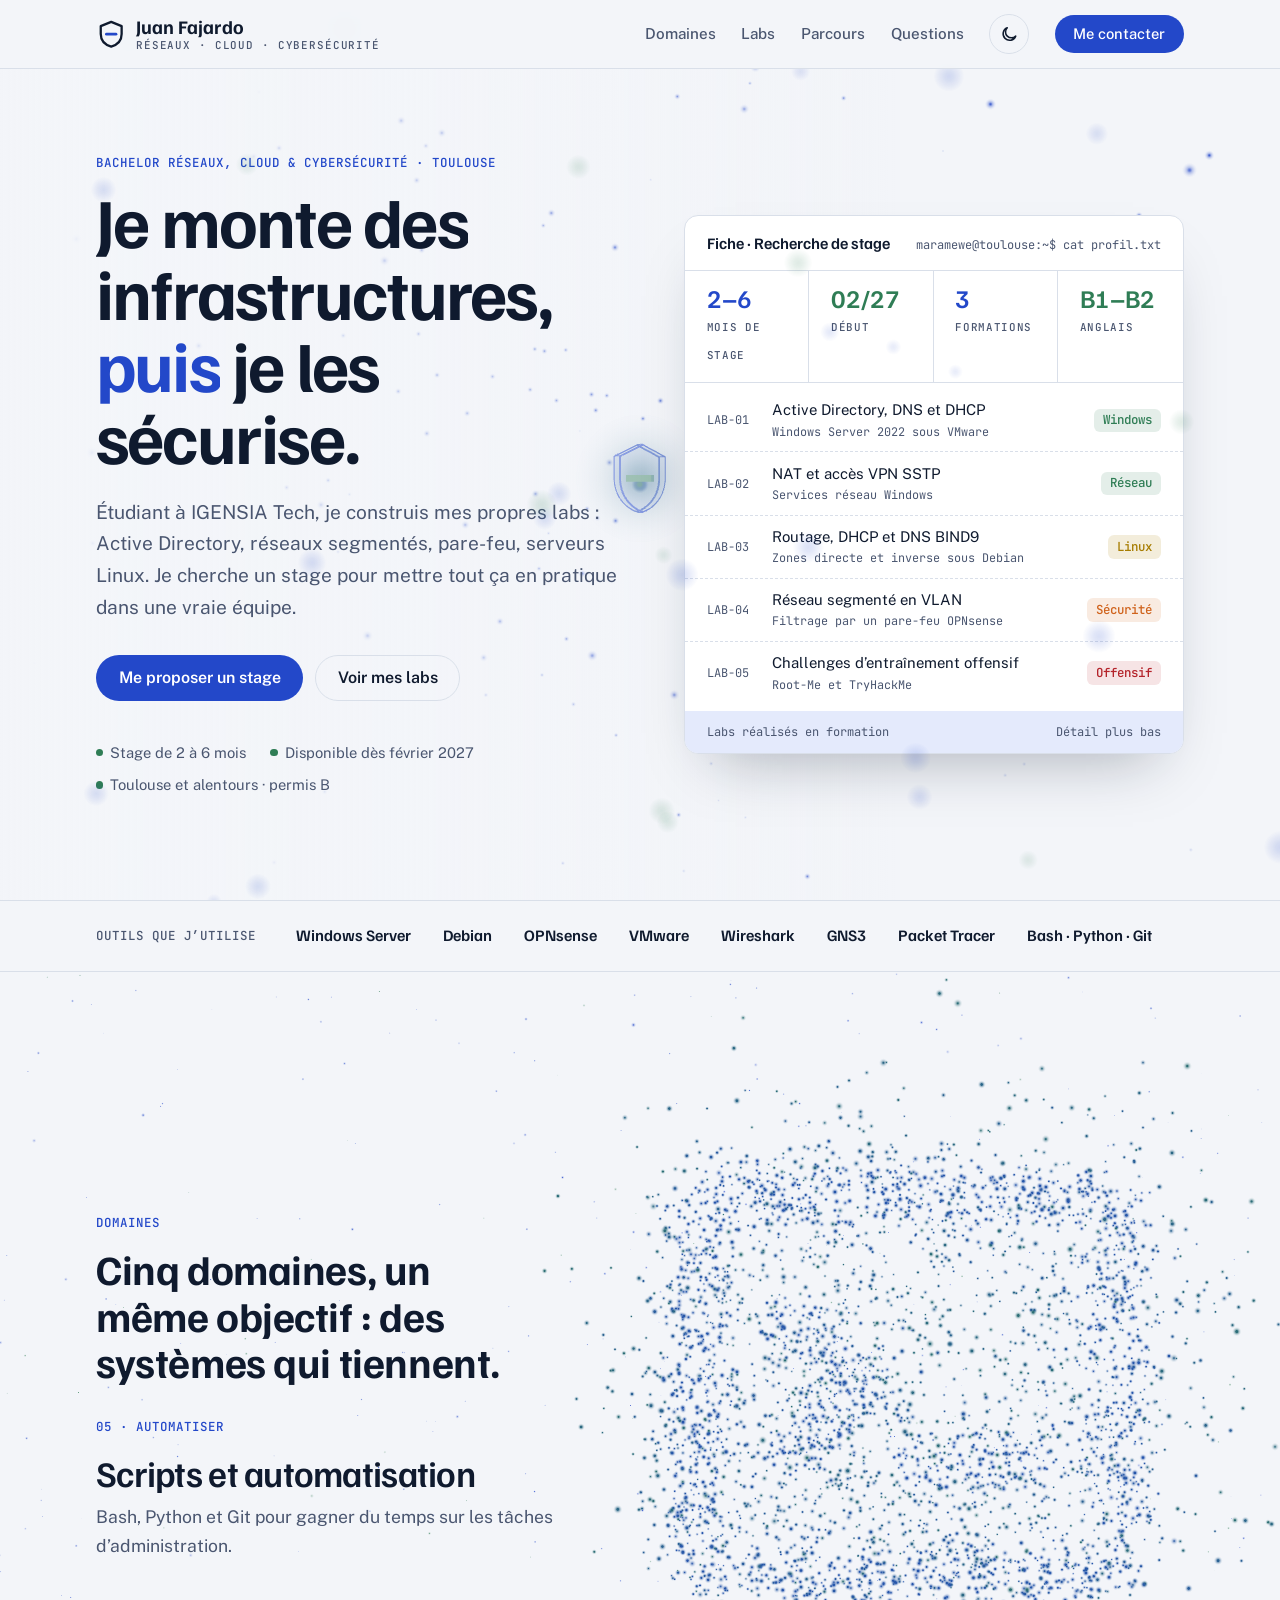
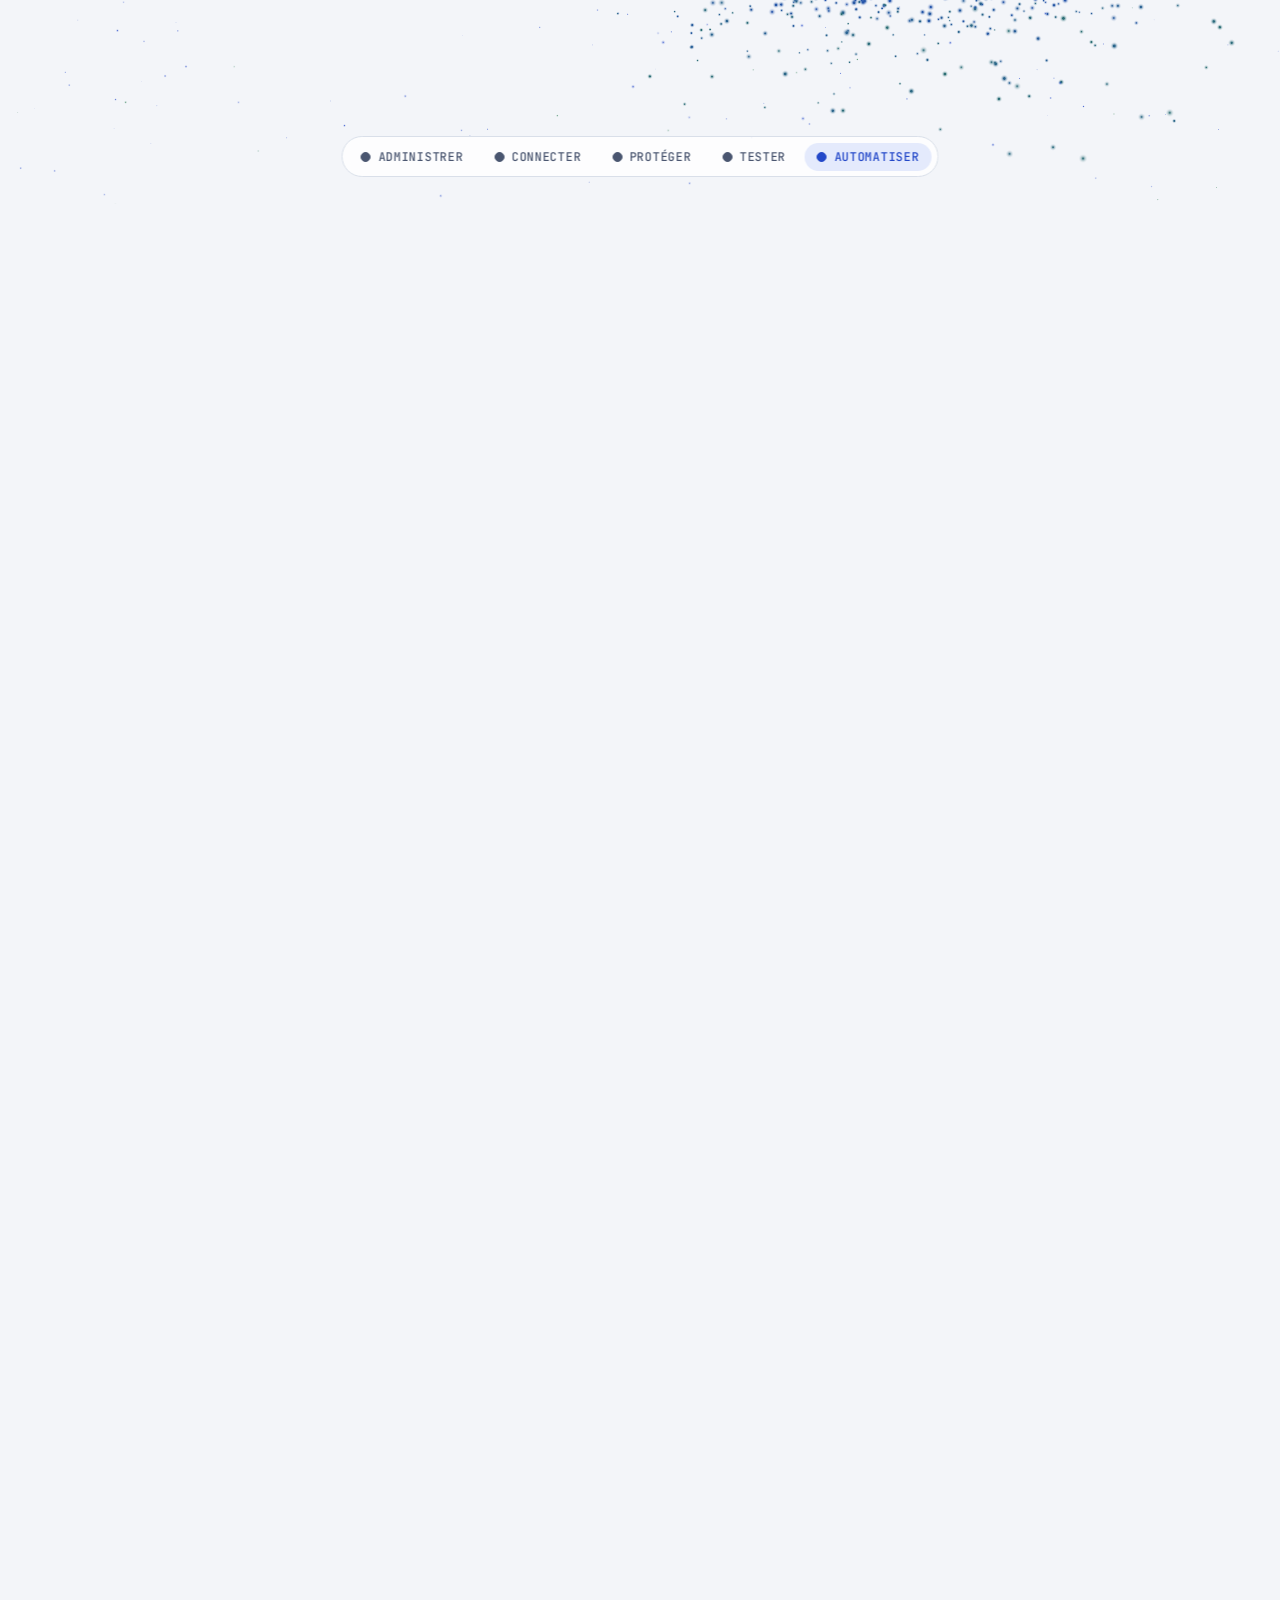
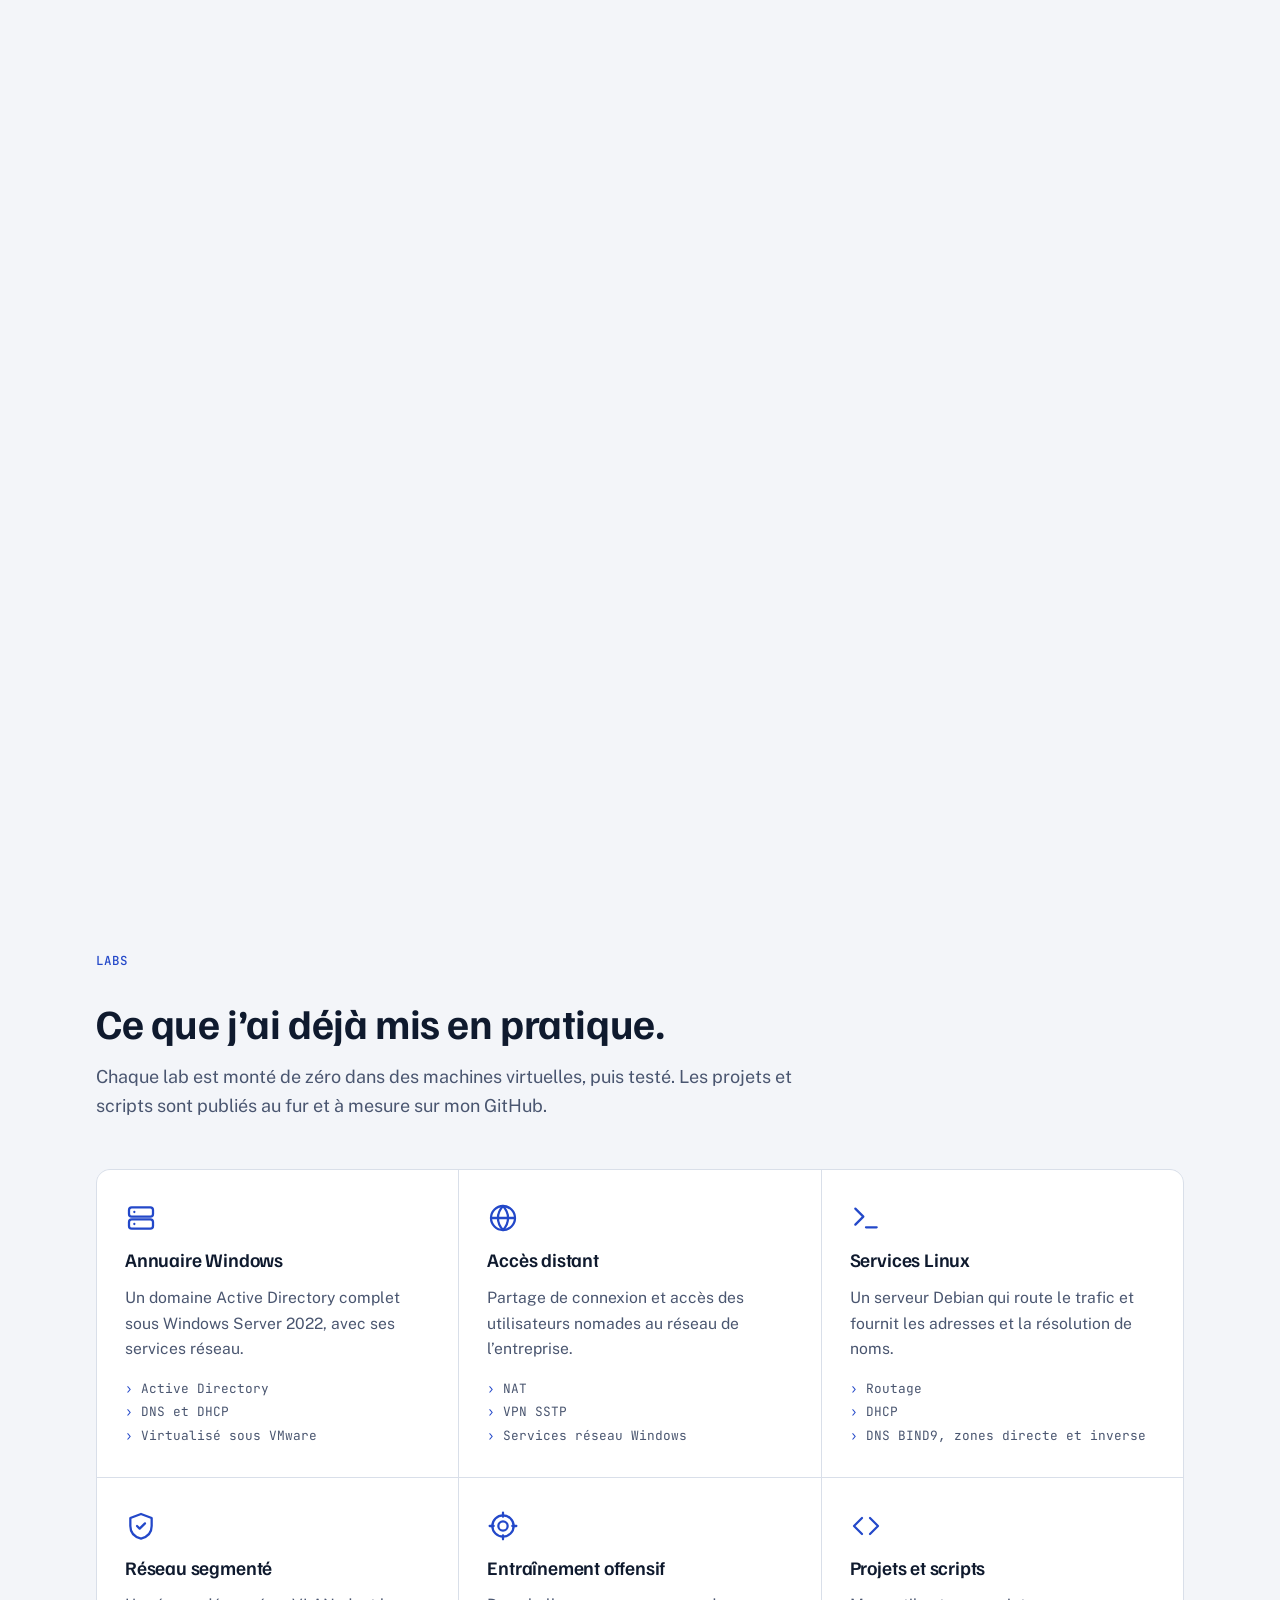
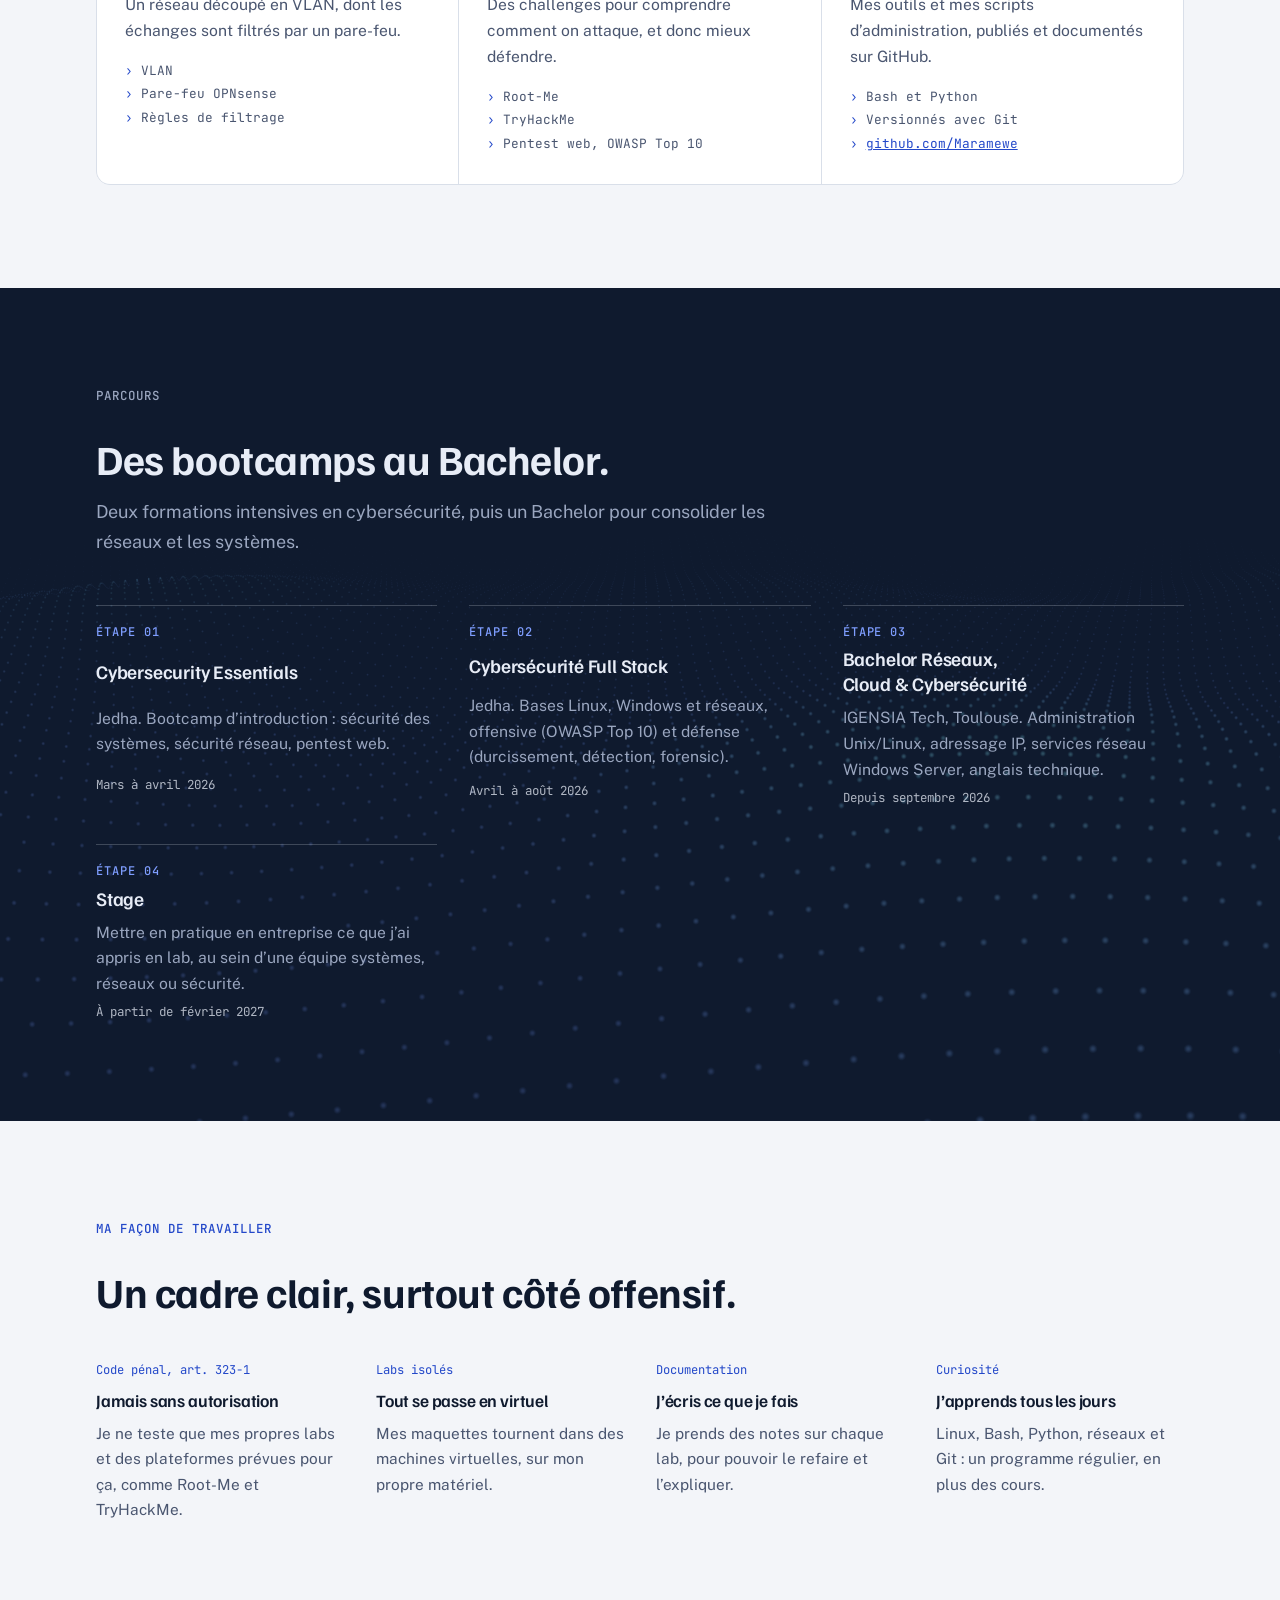
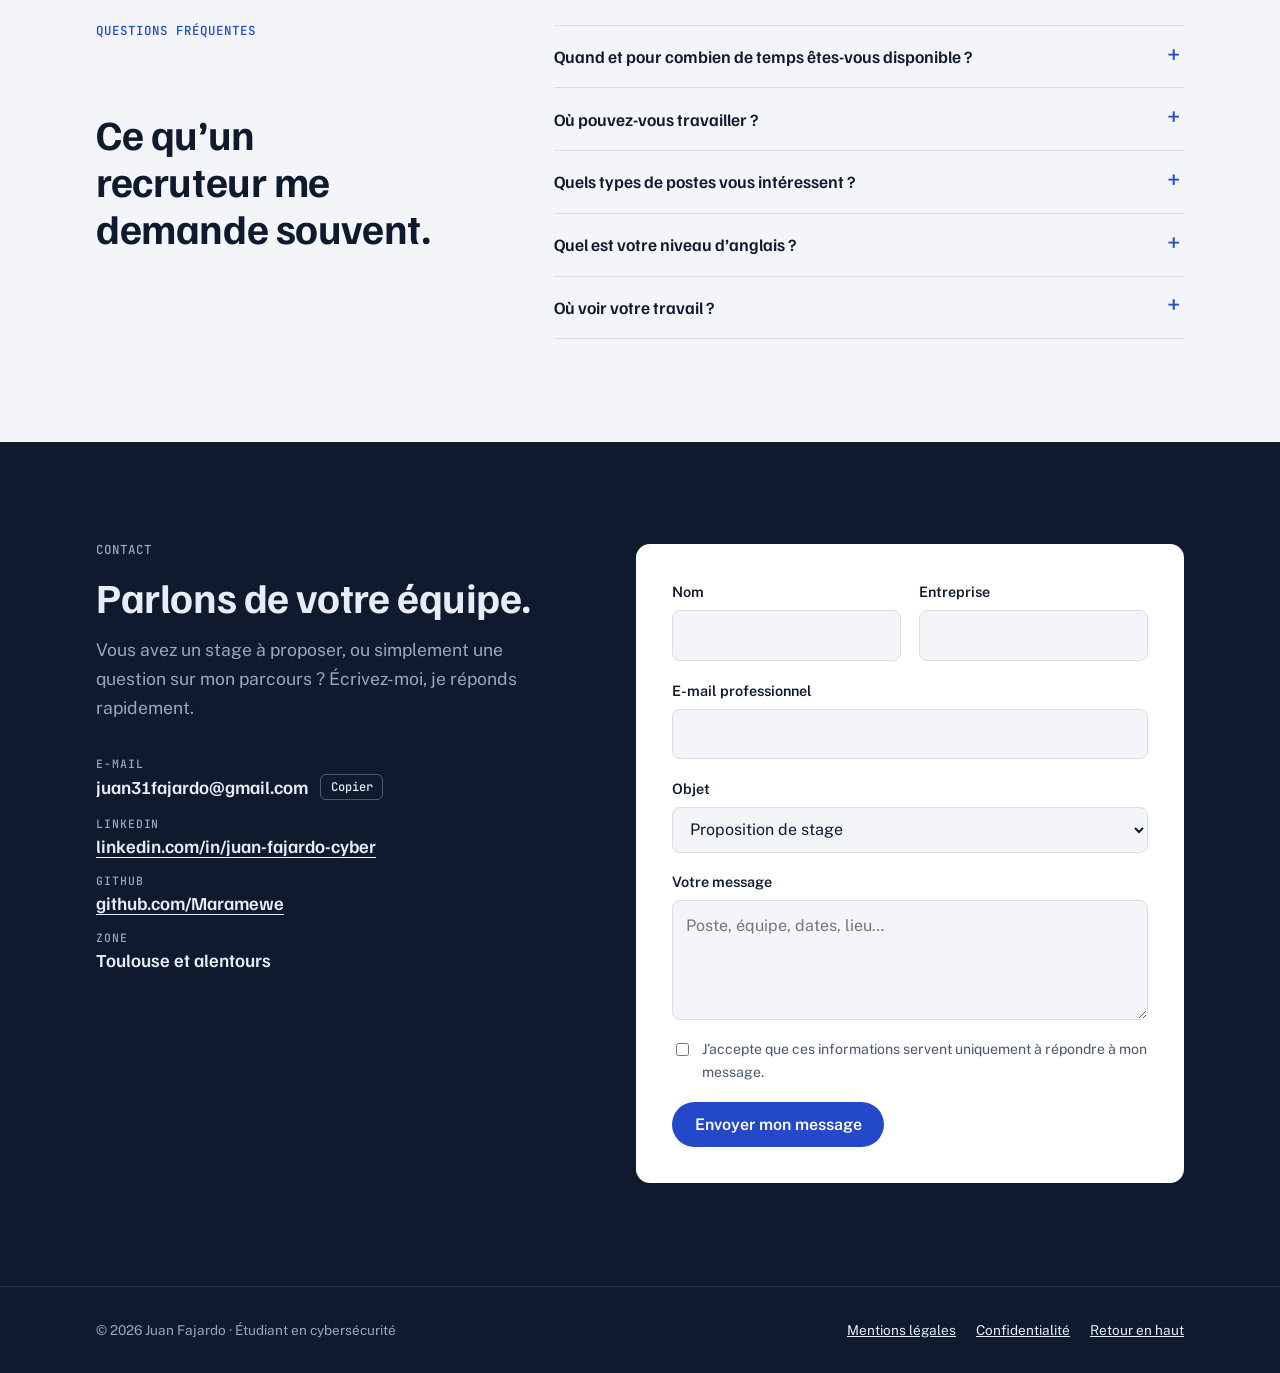
<file: index.html>
<!doctype html>
<html lang="fr">
<head>
<meta charset="utf-8">
<meta name="viewport" content="width=device-width, initial-scale=1, viewport-fit=cover">
<meta name="description" content="Portfolio de Juan Fajardo, étudiant en Bachelor Réseaux, Cloud &amp; Cybersécurité à Toulouse. Recherche de stage dès février 2027.">
<meta name="theme-color" content="#f3f5f9" media="(prefers-color-scheme: light)">
<meta name="theme-color" content="#0b1220" media="(prefers-color-scheme: dark)">
<link rel="canonical" href="https://juan-fajardo.pages.dev/">
<link rel="icon" href="favicon.svg" type="image/svg+xml">
<link rel="apple-touch-icon" href="apple-touch-icon.png">
<meta property="og:type" content="website">
<meta property="og:locale" content="fr_FR">
<meta property="og:site_name" content="Juan Fajardo">
<meta property="og:title" content="Juan Fajardo · Réseaux, Cloud et Cybersécurité">
<meta property="og:description" content="Portfolio de Juan Fajardo, étudiant en Bachelor Réseaux, Cloud &amp; Cybersécurité à Toulouse. Recherche de stage dès février 2027.">
<meta property="og:url" content="https://juan-fajardo.pages.dev/">
<meta property="og:image" content="https://juan-fajardo.pages.dev/images/partage.png">
<meta property="og:image:width" content="1200">
<meta property="og:image:height" content="630">
<meta name="twitter:card" content="summary_large_image">
<title>Juan Fajardo · Réseaux, Cloud et Cybersécurité</title>
<script>
// Thème choisi avec le bouton de l'en-tête, appliqué avant l'affichage pour éviter un flash
try { const t = localStorage.getItem("theme"); if (t === "light" || t === "dark") document.documentElement.dataset.theme = t; } catch {}
</script>
<link rel="stylesheet" href="polices/polices.css">
<style>
/* Mise en page : une colonne de lecture large (72rem), sections séparées par l'espace et non par des cadres ;
   le seul objet « encadré » fort est le rapport d'audit, signature visuelle du site. */
:root {
  --fond: #f3f5f9;
  --surface: #ffffff;
  --encre: #0f1a2e;
  --encre-douce: #4a5670;
  --trait: #d9dfe9;
  --accent: #2348c9;
  --accent-doux: #e4eafc;
  --sur-accent: #ffffff;
  --crit: #b4232a;
  --haut: #d0631c;
  --moyen: #a77d00;
  --bas: #2f7d55;
  --nuit: #0f1a2e;
  --sur-nuit: #e7ecf6;
  --sur-nuit-doux: #9aa6bf;
  --f-titre: "Familjen Grotesk", "Helvetica Neue", Arial, sans-serif;
  --f-texte: "Public Sans", "Segoe UI", Roboto, Arial, sans-serif;
  --f-mono: "JetBrains Mono", ui-monospace, "SFMono-Regular", Menlo, Consolas, monospace;
  --largeur: 72rem;
  --rayon: 10px;
}
@media (prefers-color-scheme: dark) {
  :root:not([data-theme="light"]) {
    --fond: #0b1220; --surface: #121b2d; --encre: #e7ecf6; --encre-douce: #9aa6bf; --trait: #24314a;
    --accent: #7f9eff; --accent-doux: #1a2850; --sur-accent: #0b1220;
    --crit: #ff6b6b; --haut: #ff9a52; --moyen: #e8c14a; --bas: #5cc98d;
    --nuit: #070c17; --sur-nuit: #e7ecf6; --sur-nuit-doux: #8d99b3;
    color-scheme: dark;
  }
}
:root[data-theme="dark"] {
  --fond: #0b1220; --surface: #121b2d; --encre: #e7ecf6; --encre-douce: #9aa6bf; --trait: #24314a;
  --accent: #7f9eff; --accent-doux: #1a2850; --sur-accent: #0b1220;
  --crit: #ff6b6b; --haut: #ff9a52; --moyen: #e8c14a; --bas: #5cc98d;
  --nuit: #070c17; --sur-nuit: #e7ecf6; --sur-nuit-doux: #8d99b3;
  color-scheme: dark;
}

* { box-sizing: border-box; }
html { scroll-behavior: smooth; scroll-padding-top: 5rem; }
body {
  margin: 0; background: var(--fond); color: var(--encre);
  font: 400 1.0625rem/1.65 var(--f-texte);
  -webkit-font-smoothing: antialiased;
}
a { color: var(--accent); }
h1, h2, h3 { font-family: var(--f-titre); text-wrap: balance; margin: 0; letter-spacing: -0.01em; }
h2 { font-size: clamp(1.75rem, 1.2rem + 2vw, 2.6rem); line-height: 1.12; font-weight: 700; }
h3 { font-size: 1.2rem; line-height: 1.3; font-weight: 600; }
p { margin: 0; }
:focus-visible { outline: 3px solid var(--accent); outline-offset: 3px; border-radius: 4px; }
.mono { font-family: var(--f-mono); }

.enveloppe { max-width: var(--largeur); margin-inline: auto; padding-inline: clamp(1rem, 4vw, 2rem); }
section { padding-block: clamp(4rem, 8vw, 6.5rem); }
.surtitre {
  font: 500 0.78rem/1 var(--f-mono); letter-spacing: 0.08em; text-transform: uppercase;
  color: var(--accent); margin-bottom: 1rem; display: block;
}
.entete-section { display: grid; gap: 1rem; max-width: 44rem; margin-bottom: 3rem; }
.entete-section p { color: var(--encre-douce); font-size: 1.125rem; }

.bouton {
  display: inline-flex; align-items: center; gap: 0.5rem; padding: 0.85rem 1.35rem;
  border-radius: 999px; font: 600 1rem/1 var(--f-texte); text-decoration: none; cursor: pointer;
  border: 1.5px solid transparent; transition: transform .15s ease, background-color .15s ease;
}
.bouton:hover { transform: translateY(-1px); }
.bouton-plein { background: var(--accent); color: var(--sur-accent); }
.bouton-contour { border-color: var(--trait); color: var(--encre); background: transparent; }
.bouton-contour:hover { border-color: var(--encre-douce); }

/* En-tête */
.barre {
  position: sticky; top: env(safe-area-inset-top, 0px); z-index: 10;
  background: color-mix(in srgb, var(--fond) 88%, transparent);
  backdrop-filter: blur(10px); border-bottom: 1px solid var(--trait);
}
.barre .enveloppe { display: flex; align-items: center; justify-content: space-between; gap: 1rem; height: 4.25rem; }
.marque { display: flex; align-items: center; gap: 0.6rem; text-decoration: none; color: var(--encre); font: 700 1.2rem/1 var(--f-titre); }
.marque svg { width: 1.9rem; height: 1.9rem; flex: none; }
.marque small { display: block; font: 500 0.68rem/1 var(--f-mono); letter-spacing: .08em; text-transform: uppercase; color: var(--encre-douce); margin-top: .25rem; }
.nav { display: flex; align-items: center; gap: 1.6rem; }
.nav a { color: var(--encre-douce); text-decoration: none; font-weight: 500; font-size: .95rem; }
.nav a:hover { color: var(--encre); }
.nav .bouton { color: var(--sur-accent); padding: .65rem 1.1rem; font-size: .92rem; }
@media (max-width: 860px) { .nav a:not(.bouton) { display: none; } }

/* Accroche */
.accroche { padding-block: clamp(3rem, 7vw, 5.5rem) clamp(3.5rem, 7vw, 5.5rem); position: relative; overflow: hidden; isolation: isolate; }
.reseau3d { position: absolute; inset: 0; width: 100%; height: 100%; z-index: -2; pointer-events: none; }
.accroche::before { content: ""; position: absolute; inset: 0; z-index: -1; pointer-events: none;
  background: linear-gradient(90deg, var(--fond) 0%, color-mix(in srgb, var(--fond) 70%, transparent) 38%, transparent 70%); }
@media (max-width: 960px) {
  .reseau3d { opacity: .5; }
  .accroche::before { background: linear-gradient(180deg, color-mix(in srgb, var(--fond) 55%, transparent), color-mix(in srgb, var(--fond) 85%, transparent)); }
}
.accroche .enveloppe { display: grid; grid-template-columns: 1.05fr 1fr; gap: clamp(2rem, 5vw, 4.5rem); align-items: center; }
@media (max-width: 960px) { .accroche .enveloppe { grid-template-columns: 1fr; } }
.accroche h1 { font-size: clamp(2.4rem, 1.4rem + 4.2vw, 4.4rem); line-height: 1.02; font-weight: 700; letter-spacing: -0.025em; }
.accroche h1 em { font-style: normal; color: var(--accent); }
.accroche .chapeau { font-size: 1.2rem; color: var(--encre-douce); max-width: 34rem; margin-top: 1.5rem; }
.accroche .actions { display: flex; flex-wrap: wrap; gap: .75rem; margin-top: 2rem; }
.preuves { display: flex; flex-wrap: wrap; gap: .5rem 1.5rem; margin-top: 2.5rem; padding: 0; list-style: none; font-size: .92rem; color: var(--encre-douce); }
.preuves li { display: flex; align-items: center; gap: .45rem; }
.preuves li::before { content: ""; width: .45rem; height: .45rem; border-radius: 50%; background: var(--bas); }

/* Rapport (signature) */
.rapport {
  background: var(--surface); border: 1px solid var(--trait); border-radius: 14px;
  box-shadow: 0 30px 60px -30px color-mix(in srgb, var(--encre) 35%, transparent);
  overflow: hidden; min-width: 0;
}
.rapport-tete { display: flex; justify-content: space-between; align-items: baseline; gap: 1rem; padding: 1.1rem 1.35rem; border-bottom: 1px solid var(--trait); flex-wrap: wrap; }
.rapport-tete b { font: 600 1rem/1.2 var(--f-titre); }
.rapport-tete span { font: 400 .75rem/1 var(--f-mono); color: var(--encre-douce); }
.compte { display: grid; grid-template-columns: repeat(4, 1fr); border-bottom: 1px solid var(--trait); }
.compte div { padding: .9rem 1.35rem; border-right: 1px solid var(--trait); }
.compte div:last-child { border-right: 0; }
.compte strong { display: block; font: 600 1.6rem/1 var(--f-titre); font-variant-numeric: tabular-nums; }
.compte small { font: 500 .68rem/1 var(--f-mono); letter-spacing: .06em; text-transform: uppercase; color: var(--encre-douce); }
.c-accent strong { color: var(--accent); } .c-crit strong { color: var(--crit); } .c-haut strong { color: var(--haut); } .c-moyen strong { color: var(--moyen); } .c-bas strong { color: var(--bas); }
.constats { list-style: none; margin: 0; padding: .4rem 0; }
.constat { display: grid; grid-template-columns: 3.2rem 1fr auto; gap: .9rem; align-items: center; padding: .7rem 1.35rem; }
.constat + .constat { border-top: 1px dashed var(--trait); }
.constat .id { font: 400 .75rem/1 var(--f-mono); color: var(--encre-douce); }
.constat p { font-size: .93rem; line-height: 1.35; min-width: 0; }
.constat p small { display: block; font: 400 .74rem/1.4 var(--f-mono); color: var(--encre-douce); margin-top: .2rem; }
.score { font: 500 .78rem/1 var(--f-mono); padding: .35rem .55rem; border-radius: 6px; font-variant-numeric: tabular-nums; white-space: nowrap; }
.s-crit { color: var(--crit); background: color-mix(in srgb, var(--crit) 12%, transparent); }
.s-haut { color: var(--haut); background: color-mix(in srgb, var(--haut) 13%, transparent); }
.s-moyen { color: var(--moyen); background: color-mix(in srgb, var(--moyen) 14%, transparent); }
.s-bas { color: var(--bas); background: color-mix(in srgb, var(--bas) 13%, transparent); }
.rapport-pied { display: flex; justify-content: space-between; gap: 1rem; flex-wrap: wrap; padding: .8rem 1.35rem; background: var(--accent-doux); font: 400 .75rem/1.4 var(--f-mono); color: var(--encre-douce); }
.balayage { position: relative; }
.balayage::after {
  content: ""; position: absolute; inset: 0 0 auto 0; height: 2px; background: var(--accent); opacity: .0;
  animation: balaye 2.6s ease-in-out .4s 1 both;
}
@keyframes balaye { 0% { top: 0; opacity: .0; } 10% { opacity: .8; } 90% { opacity: .8; } 100% { top: 100%; opacity: 0; } }
.constat { animation: apparait .5s ease both; }
.constat:nth-child(1) { animation-delay: .5s; } .constat:nth-child(2) { animation-delay: 1s; }
.constat:nth-child(3) { animation-delay: 1.5s; } .constat:nth-child(4) { animation-delay: 2s; } .constat:nth-child(5) { animation-delay: 2.5s; }
@keyframes apparait { from { opacity: .25; transform: translateX(-6px); } to { opacity: 1; transform: none; } }
@media (max-width: 520px) {
  .compte { grid-template-columns: repeat(2, 1fr); }
  .compte div:nth-child(2) { border-right: 0; }
  .compte div:nth-child(-n+2) { border-bottom: 1px solid var(--trait); }
  .constat { grid-template-columns: 1fr auto; }
  .constat .id { display: none; }
}

/* Bandeau des référentiels */
.referentiels { border-block: 1px solid var(--trait); padding-block: 1.6rem; }
.referentiels .enveloppe { display: flex; flex-wrap: wrap; align-items: center; gap: .75rem 2.5rem; }
.referentiels span { font: 500 .78rem/1 var(--f-mono); letter-spacing: .08em; text-transform: uppercase; color: var(--encre-douce); }
.referentiels ul { display: flex; flex-wrap: wrap; gap: .6rem 2rem; list-style: none; margin: 0; padding: 0; font: 600 1rem/1.2 var(--f-titre); }

/* Services */
.services { display: grid; grid-template-columns: repeat(3, 1fr); gap: 1px; background: var(--trait); border: 1px solid var(--trait); border-radius: 14px; overflow: hidden; }
@media (max-width: 960px) { .services { grid-template-columns: repeat(2, 1fr); } }
@media (max-width: 620px) { .services { grid-template-columns: 1fr; } }
.service { background: var(--surface); padding: 2rem 1.75rem; display: grid; gap: .8rem; align-content: start; min-width: 0; }
.service svg { width: 2rem; height: 2rem; color: var(--accent); }
.service p { color: var(--encre-douce); font-size: .98rem; }
.service ul { margin: .3rem 0 0; padding: 0; list-style: none; display: grid; gap: .35rem; font: 400 .8rem/1.4 var(--f-mono); color: var(--encre-douce); }
.service ul li::before { content: "› "; color: var(--accent); }

/* Méthode */
.methode { background: var(--nuit); color: var(--sur-nuit); }
.methode .surtitre { color: var(--sur-nuit-doux); }
.methode .entete-section p { color: var(--sur-nuit-doux); }
.etapes { list-style: none; margin: 0; padding: 0; display: grid; grid-template-columns: repeat(3, 1fr); gap: 2.5rem 2rem; counter-reset: etape; }
@media (max-width: 860px) { .etapes { grid-template-columns: repeat(2, 1fr); } }
@media (max-width: 560px) { .etapes { grid-template-columns: 1fr; } }
.etapes li { counter-increment: etape; border-top: 1px solid color-mix(in srgb, var(--sur-nuit) 22%, transparent); padding-top: 1.25rem; display: grid; gap: .55rem; min-width: 0; }
.etapes li::before { content: "Étape " counter(etape, decimal-leading-zero); font: 500 .75rem/1 var(--f-mono); letter-spacing: .08em; text-transform: uppercase; color: #7f9eff; }
.etapes p { color: var(--sur-nuit-doux); font-size: .98rem; }
.etapes .duree { font: 400 .78rem/1 var(--f-mono); color: var(--sur-nuit); opacity: .75; }

/* Livrable */
.livrable { display: grid; grid-template-columns: 1fr 1.1fr; gap: clamp(2rem, 5vw, 4rem); align-items: start; }
@media (max-width: 900px) { .livrable { grid-template-columns: 1fr; } }
.contenu-rapport { list-style: none; padding: 0; margin: 2rem 0 0; display: grid; gap: 1.25rem; }
.contenu-rapport li { display: grid; grid-template-columns: 2rem 1fr; gap: .9rem; }
.contenu-rapport li svg { width: 1.4rem; height: 1.4rem; color: var(--accent); margin-top: .2rem; }
.contenu-rapport b { display: block; font-family: var(--f-titre); font-size: 1.05rem; }
.contenu-rapport span { color: var(--encre-douce); font-size: .97rem; }
.fiche { background: var(--surface); border: 1px solid var(--trait); border-radius: 14px; overflow: hidden; min-width: 0; }
.fiche-tete { padding: 1.25rem 1.5rem; border-bottom: 1px solid var(--trait); display: grid; gap: .6rem; }
.fiche-tete .ligne { display: flex; justify-content: space-between; gap: 1rem; flex-wrap: wrap; align-items: center; }
.fiche-tete .ref { font: 400 .78rem/1 var(--f-mono); color: var(--encre-douce); }
.fiche dl { margin: 0; display: grid; grid-template-columns: 9.5rem 1fr; }
.fiche dt, .fiche dd { padding: .8rem 1.5rem; border-bottom: 1px solid var(--trait); margin: 0; font-size: .93rem; min-width: 0; }
.fiche dt { font: 500 .74rem/1.5 var(--f-mono); letter-spacing: .05em; text-transform: uppercase; color: var(--encre-douce); padding-top: .95rem; }
.fiche dd code { font: 400 .8rem/1.5 var(--f-mono); background: var(--accent-doux); padding: .1rem .35rem; border-radius: 4px; overflow-wrap: anywhere; }
.fiche .vecteur { font: 400 .76rem/1.5 var(--f-mono); color: var(--encre-douce); overflow-wrap: anywhere; }
.fiche dd ol { margin: 0; padding-left: 1.1rem; display: grid; gap: .25rem; }
.fiche-pied { padding: .8rem 1.5rem; font: 400 .74rem/1.4 var(--f-mono); color: var(--encre-douce); background: var(--accent-doux); }
@media (max-width: 560px) { .fiche dl { grid-template-columns: 1fr; } .fiche dt { border-bottom: 0; padding-bottom: 0; } }

/* Estimateur */
.estimateur { display: grid; grid-template-columns: 1.2fr 1fr; background: var(--surface); border: 1px solid var(--trait); border-radius: 14px; overflow: hidden; }
@media (max-width: 860px) { .estimateur { grid-template-columns: 1fr; } }
.estimateur form { padding: clamp(1.5rem, 3vw, 2.25rem); display: grid; gap: 1.6rem; min-width: 0; }
fieldset { border: 0; padding: 0; margin: 0; display: grid; gap: .6rem; min-width: 0; }
legend, .etiquette { font: 600 .95rem/1.3 var(--f-texte); margin-bottom: .6rem; padding: 0; }
.choix { display: flex; flex-wrap: wrap; gap: .5rem; }
.choix label { position: relative; }
.choix input { position: absolute; opacity: 0; inset: 0; cursor: pointer; }
.choix span { display: block; padding: .55rem .95rem; border: 1.5px solid var(--trait); border-radius: 999px; font-size: .92rem; cursor: pointer; transition: border-color .15s, background-color .15s; }
.choix input:checked + span { border-color: var(--accent); background: var(--accent-doux); color: var(--encre); font-weight: 600; }
.choix input:focus-visible + span { outline: 3px solid var(--accent); outline-offset: 2px; }
.curseur { display: grid; gap: .4rem; }
.curseur .haut { display: flex; justify-content: space-between; gap: 1rem; }
.curseur output { font: 500 .95rem/1 var(--f-mono); font-variant-numeric: tabular-nums; }
input[type="range"] { width: 100%; accent-color: var(--accent); }
.resultat { background: var(--nuit); color: var(--sur-nuit); padding: clamp(1.5rem, 3vw, 2.25rem); display: grid; gap: 1.4rem; align-content: start; }
.resultat .surtitre { color: var(--sur-nuit-doux); margin: 0; }
.resultat .prix { font: 700 clamp(2rem, 1.5rem + 2vw, 2.8rem)/1 var(--f-titre); font-variant-numeric: tabular-nums; letter-spacing: -0.02em; }
.resultat .prix small { font: 500 .9rem/1 var(--f-texte); color: var(--sur-nuit-doux); letter-spacing: 0; }
.resultat dl { margin: 0; display: grid; grid-template-columns: auto 1fr; gap: .55rem 1.25rem; font-size: .93rem; }
.resultat dt { color: var(--sur-nuit-doux); }
.resultat dd { margin: 0; text-align: right; font-family: var(--f-mono); font-variant-numeric: tabular-nums; }
.resultat .note { font-size: .82rem; color: var(--sur-nuit-doux); }
.resultat .bouton { justify-self: start; background: var(--sur-nuit); color: var(--nuit); }

/* Offres */
.offres { display: grid; grid-template-columns: repeat(3, 1fr); gap: 1.25rem; }
@media (max-width: 900px) { .offres { grid-template-columns: 1fr; } }
.offre { border: 1px solid var(--trait); border-radius: 14px; padding: 2rem 1.75rem; display: grid; gap: 1rem; align-content: start; background: var(--surface); }
.offre.phare { border: 2px solid var(--accent); }
.offre .pastille { justify-self: start; font: 500 .7rem/1 var(--f-mono); letter-spacing: .08em; text-transform: uppercase; padding: .4rem .6rem; border-radius: 6px; background: var(--accent-doux); color: var(--accent); }
.offre .tarif { font: 700 2rem/1 var(--f-titre); font-variant-numeric: tabular-nums; }
.offre .tarif small { font: 400 .85rem/1 var(--f-texte); color: var(--encre-douce); }
.offre > p { color: var(--encre-douce); font-size: .97rem; }
.offre ul { list-style: none; margin: 0; padding: 1rem 0 0; border-top: 1px solid var(--trait); display: grid; gap: .55rem; font-size: .95rem; }
.offre ul li { display: grid; grid-template-columns: 1.1rem 1fr; gap: .5rem; }
.offre ul li::before { content: "✓"; color: var(--bas); font-weight: 700; }

/* Engagements */
.engagements { display: grid; grid-template-columns: repeat(4, 1fr); gap: 2rem; }
@media (max-width: 960px) { .engagements { grid-template-columns: repeat(2, 1fr); } }
@media (max-width: 560px) { .engagements { grid-template-columns: 1fr; } }
.engagements div { display: grid; gap: .6rem; align-content: start; min-width: 0; }
.engagements h3 { font-size: 1.08rem; }
.engagements p { color: var(--encre-douce); font-size: .96rem; }
.engagements .loi { font: 400 .76rem/1.4 var(--f-mono); color: var(--accent); }

/* Questions */
.questions { display: grid; grid-template-columns: 1fr 1.6fr; gap: clamp(2rem, 5vw, 4rem); }
@media (max-width: 860px) { .questions { grid-template-columns: 1fr; } }
details { border-bottom: 1px solid var(--trait); }
details:first-of-type { border-top: 1px solid var(--trait); }
summary { cursor: pointer; list-style: none; padding: 1.2rem 2.5rem 1.2rem 0; position: relative; font: 600 1.08rem/1.35 var(--f-titre); }
summary::-webkit-details-marker { display: none; }
summary::after { content: "+"; position: absolute; right: .25rem; top: 1.05rem; font: 400 1.4rem/1 var(--f-mono); color: var(--accent); transition: transform .2s; }
details[open] summary::after { transform: rotate(45deg); }
details p { padding: 0 0 1.3rem; color: var(--encre-douce); max-width: 60ch; }

/* Contact */
.contact { background: var(--nuit); color: var(--sur-nuit); }
.contact .enveloppe { display: grid; grid-template-columns: 1fr 1.15fr; gap: clamp(2rem, 5vw, 4.5rem); }
@media (max-width: 900px) { .contact .enveloppe { grid-template-columns: 1fr; } }
.contact .surtitre { color: var(--sur-nuit-doux); }
.contact .intro p { color: var(--sur-nuit-doux); margin-top: 1rem; font-size: 1.1rem; }
.coordonnees { list-style: none; padding: 0; margin: 2.25rem 0 0; display: grid; gap: 1.1rem; }
.coordonnees li { display: grid; gap: .25rem; }
.coordonnees small { font: 500 .72rem/1 var(--f-mono); letter-spacing: .08em; text-transform: uppercase; color: var(--sur-nuit-doux); }
.coordonnees a { color: var(--sur-nuit); text-underline-offset: .2em; }
.coordonnees .valeur { display: flex; align-items: center; gap: .75rem; flex-wrap: wrap; font: 600 1.15rem/1.3 var(--f-titre); user-select: all; }
.copier { font: 500 .75rem/1 var(--f-mono); background: transparent; color: var(--sur-nuit); border: 1px solid color-mix(in srgb, var(--sur-nuit) 30%, transparent); border-radius: 6px; padding: .4rem .6rem; cursor: pointer; user-select: none; }
.copier:hover { border-color: var(--sur-nuit); }
.formulaire { background: var(--surface); color: var(--encre); border-radius: 14px; padding: clamp(1.5rem, 3vw, 2.25rem); display: grid; gap: 1.1rem; min-width: 0; }
.deux { display: grid; grid-template-columns: 1fr 1fr; gap: 1.1rem; }
@media (max-width: 560px) { .deux { grid-template-columns: 1fr; } }
.champ { display: grid; gap: .4rem; min-width: 0; }
.champ label { font-weight: 600; font-size: .9rem; }
.champ input, .champ select, .champ textarea {
  font: inherit; font-size: 1rem; color: var(--encre); background: var(--fond);
  border: 1.5px solid var(--trait); border-radius: 8px; padding: .7rem .8rem; width: 100%;
}
.champ textarea { min-height: 7.5rem; resize: vertical; }
.champ input:focus, .champ select:focus, .champ textarea:focus { outline: none; border-color: var(--accent); }
.case { display: grid; grid-template-columns: auto 1fr; gap: .6rem; font-size: .88rem; color: var(--encre-douce); align-items: start; }
.case input { margin-top: .3rem; accent-color: var(--accent); }
.formulaire .bouton { justify-self: start; }
.message { font-size: .92rem; padding: .9rem 1rem; border-radius: 8px; background: var(--accent-doux); }
.message.erreur { background: color-mix(in srgb, var(--crit) 12%, transparent); color: var(--crit); }

/* Pied */
.pied { background: var(--nuit); color: var(--sur-nuit-doux); border-top: 1px solid color-mix(in srgb, var(--sur-nuit) 12%, transparent); padding-block: 2rem; font-size: .85rem; }
.pied .enveloppe { display: flex; justify-content: space-between; flex-wrap: wrap; gap: 1rem; }
.pied a { color: var(--sur-nuit); }

/* Lien d'évitement et bascule de thème */
.evitement { position: absolute; left: 1rem; top: -4rem; z-index: 20; background: var(--accent); color: var(--sur-accent); padding: .75rem 1.1rem; border-radius: 8px; font-weight: 600; text-decoration: none; }
.evitement:focus { top: 1rem; }
.bascule-theme { display: inline-grid; place-items: center; width: 2.5rem; height: 2.5rem; flex: none; border-radius: 50%; border: 1px solid var(--trait); background: transparent; color: var(--encre); cursor: pointer; transition: border-color .15s, transform .3s; }
.bascule-theme:hover { border-color: var(--encre-douce); transform: rotate(-20deg); }
.bascule-theme svg { width: 1.15rem; height: 1.15rem; }
.icone-soleil { display: none; }
:root[data-theme="dark"] .icone-soleil { display: block; }
:root[data-theme="dark"] .icone-lune { display: none; }
@media (prefers-color-scheme: dark) {
  :root:not([data-theme="light"]) .icone-soleil { display: block; }
  :root:not([data-theme="light"]) .icone-lune { display: none; }
}
.pied nav { display: flex; flex-wrap: wrap; gap: .4rem 1.25rem; }

/* Pages de texte (mentions légales, confidentialité, 404), fabriquées par construire.py */
.page-texte { padding-block: clamp(3rem, 7vw, 5rem) clamp(4rem, 8vw, 6.5rem); min-height: 60vh; }
.page-texte .enveloppe { max-width: 48rem; }
.page-texte h1 { font-size: clamp(2rem, 1.4rem + 2.5vw, 3rem); line-height: 1.05; letter-spacing: -0.02em; margin-bottom: .75rem; }
.page-texte .maj { font: 400 .8rem/1.4 var(--f-mono); color: var(--encre-douce); }
.page-texte h2 { font-size: 1.3rem; margin: 2.75rem 0 .75rem; }
.page-texte p, .page-texte li, .page-texte dd { color: var(--encre-douce); }
.page-texte ul { padding-left: 1.2rem; display: grid; gap: .4rem; }
.page-texte dl { display: grid; grid-template-columns: max-content 1fr; gap: .5rem 1.5rem; margin: 0; }
.page-texte dt { font: 500 .78rem/1.6 var(--f-mono); letter-spacing: .05em; text-transform: uppercase; color: var(--encre); }
.page-texte dd { margin: 0; overflow-wrap: anywhere; }
@media (max-width: 560px) { .page-texte dl { grid-template-columns: 1fr; } .page-texte dd { margin-bottom: .6rem; } }
.page-texte .code-erreur { font: 500 clamp(4rem, 3rem + 6vw, 8rem)/1 var(--f-mono); color: var(--accent); letter-spacing: -0.04em; }
.page-texte .actions { display: flex; flex-wrap: wrap; gap: .75rem; margin-top: 2rem; }

/* Animations, 3D et effets à la souris */
.methode { position: relative; overflow: hidden; isolation: isolate; }
.terrain3d { position: absolute; inset: 0; width: 100%; height: 100%; z-index: -1; pointer-events: none; opacity: .6;
  -webkit-mask-image: linear-gradient(180deg, transparent 5%, #000 55%); mask-image: linear-gradient(180deg, transparent 5%, #000 55%); }
.lueur { background-image: radial-gradient(420px circle at var(--mx, -999px) var(--my, -999px), color-mix(in srgb, var(--accent) 13%, transparent), transparent 65%); }
.inclinable { transition: transform .6s cubic-bezier(.2,.7,.2,1); will-change: transform; }
.a-reveler { opacity: 0; transform: translateY(26px); transition: opacity .8s cubic-bezier(.2,.7,.2,1) var(--delai, 0s), transform .8s cubic-bezier(.2,.7,.2,1) var(--delai, 0s); }
.a-reveler.revele { opacity: 1; transform: none; }
@keyframes monte { from { opacity: 0; transform: translateY(18px); } }
@keyframes mot { from { transform: translateY(110%); } }
@keyframes carte-arrive { from { opacity: 0; transform: perspective(1000px) translateY(48px) rotateX(14deg) scale(.95); } }
@keyframes scan { from { top: 0; opacity: 1; } 80% { opacity: .9; } to { top: 100%; opacity: 0; } }
.accroche h1 { animation: monte .4s ease .1s backwards; }
.accroche .mot { display: inline-block; overflow: hidden; vertical-align: top; padding-bottom: .12em; margin-bottom: -.12em; }
.accroche .mot > span { display: inline-block; animation: mot .9s cubic-bezier(.2,.8,.2,1) calc(.25s + var(--i) * 65ms) backwards; }
.accroche .surtitre { animation: monte .7s cubic-bezier(.2,.7,.2,1) .1s backwards; }
.accroche .chapeau { animation: monte .8s cubic-bezier(.2,.7,.2,1) .9s backwards; }
.accroche .actions { animation: monte .8s cubic-bezier(.2,.7,.2,1) 1.05s backwards; }
.accroche .preuves { animation: monte .8s cubic-bezier(.2,.7,.2,1) 1.2s backwards; }
.accroche .rapport { animation: carte-arrive 1.2s cubic-bezier(.2,.7,.2,1) .55s backwards; }
.accroche::after { content: ""; position: absolute; left: 0; right: 0; top: 0; height: 2px; z-index: -1; pointer-events: none; opacity: 0;
  background: linear-gradient(90deg, transparent, var(--accent) 30%, var(--bas) 70%, transparent); box-shadow: 0 0 18px var(--accent);
  animation: scan 1.8s cubic-bezier(.6,0,.3,1) .1s backwards; }

/* Objectifs : liste simple par défaut, scène animée au défilement quand le script l'active */
.objectifs { position: relative; padding: 0; }
.objectifs-scene { position: relative; padding-block: clamp(4rem, 8vw, 6.5rem); }
.objectifs3d, .objectifs-rail { display: none; }
.objectifs-texte h2 { max-width: 30rem; }
.objectifs-liste { list-style: none; margin: 2.25rem 0 0; padding: 0; display: grid; gap: 1.75rem; }
.objectif { display: grid; gap: .6rem; max-width: 33rem; }
.objectif .etiquette { font: 500 .78rem/1 var(--f-mono); letter-spacing: .08em; text-transform: uppercase; color: var(--accent); }
.objectif h3 { font-size: clamp(1.45rem, 1.05rem + 1.6vw, 2.25rem); line-height: 1.1; letter-spacing: -0.02em; }
.objectif p { color: var(--encre-douce); font-size: 1.1rem; }

.objectifs.anime { height: 520vh; }
.objectifs.anime .objectifs-scene { position: sticky; top: 4.25rem; height: calc(100svh - 4.25rem); padding: 0; display: grid; align-items: center; overflow: hidden; }
.objectifs.anime .objectifs3d { display: block; position: absolute; inset: 0; width: 100%; height: 100%; pointer-events: none; }
.objectifs.anime .enveloppe { position: relative; width: 100%; }
.objectifs.anime .objectifs-liste { grid-template-areas: "pile"; gap: 0; }
.objectifs.anime .objectif { grid-area: pile; opacity: 0; transform: translateY(28px); filter: blur(8px); pointer-events: none;
  transition: opacity .6s ease, transform .7s cubic-bezier(.2,.7,.2,1), filter .6s ease; }
.objectifs.anime .objectif.actif { opacity: 1; transform: none; filter: none; pointer-events: auto; }
.objectifs.anime .objectifs-rail { display: flex; position: absolute; left: 50%; bottom: clamp(1rem, 3vh, 2rem); transform: translateX(-50%); gap: .35rem;
  padding: .35rem; border: 1px solid var(--trait); border-radius: 999px; background: color-mix(in srgb, var(--surface) 80%, transparent); backdrop-filter: blur(8px); }
.objectifs-rail button { display: flex; align-items: center; gap: .45rem; border: 0; background: none; cursor: pointer; padding: .5rem .8rem; border-radius: 999px;
  font: 500 .75rem/1 var(--f-mono); letter-spacing: .06em; text-transform: uppercase; color: var(--encre-douce); transition: background-color .3s, color .3s; }
.objectifs-rail button::before { content: ""; width: .5rem; height: .5rem; border-radius: 50%; border: 1.5px solid currentColor; transition: background-color .3s; }
.objectifs-rail button.actif { background: var(--accent-doux); color: var(--accent); }
.objectifs-rail button.actif::before, .objectifs-rail button.fait::before { background: currentColor; }
@media (max-width: 860px) {
  .objectifs.anime .objectifs-scene { align-items: end; padding-bottom: 5.5rem; }
  .objectifs.anime .objectifs-texte h2 { font-size: 1.3rem; }
  .objectifs-rail button:not(.actif) span { display: none; }
}

/* Particules au premier plan, par-dessus le contenu mais sous l'en-tête */
.premier-plan { position: fixed; inset: 0; width: 100%; height: 100%; z-index: 9; pointer-events: none; }

@media (prefers-reduced-motion: reduce) {
  *, *::before, *::after { animation: none !important; transition: none !important; }
  html { scroll-behavior: auto; }
}
</style>
</head>
<body>
<a class="evitement" href="#haut">Aller au contenu</a>
<header class="barre">
  <div class="enveloppe">
    <a class="marque" href="#haut" aria-label="Juan Fajardo, retour en haut">
      <svg viewBox="0 0 32 32" aria-hidden="true"><path d="M16 3 27 7.5v8.2c0 6.6-4.6 11.4-11 13.3C9.6 27.1 5 22.3 5 15.7V7.5z" fill="none" stroke="currentColor" stroke-width="2.4" stroke-linejoin="round"/><path d="M11 16h10" stroke="var(--accent)" stroke-width="3" stroke-linecap="round"/></svg>
      <span>Juan Fajardo<small>Réseaux · Cloud · Cybersécurité</small></span>
    </a>
    <nav class="nav" aria-label="Navigation principale">
      <a href="#domaines">Domaines</a>
      <a href="#labs">Labs</a>
      <a href="#parcours">Parcours</a>
      <a href="#questions">Questions</a>
      <button class="bascule-theme" id="bascule-theme" type="button" aria-label="Changer de thème">
        <svg class="icone-lune" viewBox="0 0 24 24" fill="none" stroke="currentColor" stroke-width="2" stroke-linecap="round" stroke-linejoin="round" aria-hidden="true"><path d="M20.5 14.5A8.5 8.5 0 1 1 9.5 3.5a7 7 0 0 0 11 11z"/></svg>
        <svg class="icone-soleil" viewBox="0 0 24 24" fill="none" stroke="currentColor" stroke-width="2" stroke-linecap="round" aria-hidden="true"><circle cx="12" cy="12" r="4.5"/><path d="M12 1.5v2.5M12 20v2.5M1.5 12H4M20 12h2.5M4.6 4.6l1.8 1.8M17.6 17.6l1.8 1.8M4.6 19.4l1.8-1.8M17.6 6.4l1.8-1.8"/></svg>
      </button>
      <a class="bouton bouton-plein" href="#contact">Me contacter</a>
    </nav>
  </div>
</header>

<main id="haut">
  <section class="accroche">
    <canvas class="reseau3d" id="reseau3d" aria-hidden="true"></canvas>
    <div class="enveloppe">
      <div>
        <span class="surtitre">Bachelor Réseaux, Cloud &amp; Cybersécurité · Toulouse</span>
        <h1>Je monte des infrastructures, <em>puis</em> je les sécurise.</h1>
        <p class="chapeau">Étudiant à IGENSIA Tech, je construis mes propres labs : Active Directory, réseaux segmentés, pare-feu, serveurs Linux. Je cherche un stage pour mettre tout ça en pratique dans une vraie équipe.</p>
        <div class="actions">
          <a class="bouton bouton-plein" href="#contact">Me proposer un stage</a>
          <a class="bouton bouton-contour" href="#labs">Voir mes labs</a>
        </div>
        <ul class="preuves">
          <li>Stage de 2 à 6 mois</li>
          <li>Disponible dès février 2027</li>
          <li>Toulouse et alentours · permis B</li>
        </ul>
      </div>

      <article class="rapport" aria-label="Fiche de présentation">
        <div class="rapport-tete">
          <b>Fiche · Recherche de stage</b>
          <span>maramewe@toulouse:~$ cat profil.txt</span>
        </div>
        <div class="compte" role="list">
          <div class="c-accent" role="listitem"><strong>2–6</strong><small>Mois de stage</small></div>
          <div class="c-bas" role="listitem"><strong>02/27</strong><small>Début</small></div>
          <div class="c-accent" role="listitem"><strong>3</strong><small>Formations</small></div>
          <div class="c-bas" role="listitem"><strong>B1–B2</strong><small>Anglais</small></div>
        </div>
        <ul class="constats balayage">
          <li class="constat"><span class="id">LAB-01</span><p>Active Directory, DNS et DHCP<small>Windows Server 2022 sous VMware</small></p><span class="score s-bas">Windows</span></li>
          <li class="constat"><span class="id">LAB-02</span><p>NAT et accès VPN SSTP<small>Services réseau Windows</small></p><span class="score s-bas">Réseau</span></li>
          <li class="constat"><span class="id">LAB-03</span><p>Routage, DHCP et DNS BIND9<small>Zones directe et inverse sous Debian</small></p><span class="score s-moyen">Linux</span></li>
          <li class="constat"><span class="id">LAB-04</span><p>Réseau segmenté en VLAN<small>Filtrage par un pare-feu OPNsense</small></p><span class="score s-haut">Sécurité</span></li>
          <li class="constat"><span class="id">LAB-05</span><p>Challenges d’entraînement offensif<small>Root-Me et TryHackMe</small></p><span class="score s-crit">Offensif</span></li>
        </ul>
        <div class="rapport-pied"><span>Labs réalisés en formation</span><span>Détail plus bas</span></div>
      </article>
    </div>
  </section>

  <div class="referentiels" aria-label="Outils utilisés">
    <div class="enveloppe">
      <span>Outils que j’utilise</span>
      <ul>
        <li>Windows Server</li>
        <li>Debian</li>
        <li>OPNsense</li>
        <li>VMware</li>
        <li>Wireshark</li>
        <li>GNS3</li>
        <li>Packet Tracer</li>
        <li>Bash · Python · Git</li>
      </ul>
    </div>
  </div>

  <section class="objectifs" id="domaines" aria-labelledby="objectifs-titre">
    <div class="objectifs-scene">
      <canvas class="objectifs3d" id="objectifs3d" aria-hidden="true"></canvas>
      <div class="enveloppe">
        <div class="objectifs-texte">
          <span class="surtitre">Domaines</span>
          <h2 id="objectifs-titre">Cinq domaines, un même objectif : des systèmes qui tiennent.</h2>
          <ol class="objectifs-liste">
            <li class="objectif"><span class="etiquette">01 · Administrer</span><h3>Administration systèmes</h3><p>Windows Server et Active Directory, serveurs Linux Debian, services DNS et DHCP.</p></li>
            <li class="objectif"><span class="etiquette">02 · Connecter</span><h3>Réseaux</h3><p>Adressage IP, routage, VLAN, NAT et VPN, maquettés sous Packet Tracer, GNS3 et VMware.</p></li>
            <li class="objectif"><span class="etiquette">03 · Protéger</span><h3>Sécurité défensive</h3><p>Pare-feu OPNsense, durcissement, détection et réponse à incident.</p></li>
            <li class="objectif"><span class="etiquette">04 · Tester</span><h3>Sécurité offensive</h3><p>Reconnaissance et pentest web (OWASP Top 10), uniquement sur des plateformes et des labs autorisés.</p></li>
            <li class="objectif"><span class="etiquette">05 · Automatiser</span><h3>Scripts et automatisation</h3><p>Bash, Python et Git pour gagner du temps sur les tâches d’administration.</p></li>
          </ol>
        </div>
      </div>
      <div class="objectifs-rail" aria-label="Aller à un domaine">
        <button type="button" data-objectif="0"><span>Administrer</span></button>
        <button type="button" data-objectif="1"><span>Connecter</span></button>
        <button type="button" data-objectif="2"><span>Protéger</span></button>
        <button type="button" data-objectif="3"><span>Tester</span></button>
        <button type="button" data-objectif="4"><span>Automatiser</span></button>
      </div>
    </div>
  </section>

  <section id="labs">
    <div class="enveloppe">
      <div class="entete-section">
        <span class="surtitre">Labs</span>
        <h2>Ce que j’ai déjà mis en pratique.</h2>
        <p>Chaque lab est monté de zéro dans des machines virtuelles, puis testé. Les projets et scripts sont publiés au fur et à mesure sur mon GitHub.</p>
      </div>
      <div class="services">
        <article class="service">
          <svg viewBox="0 0 24 24" fill="none" stroke="currentColor" stroke-width="1.7" stroke-linecap="round" stroke-linejoin="round" aria-hidden="true"><rect x="3" y="4" width="18" height="7" rx="2"/><rect x="3" y="13" width="18" height="7" rx="2"/><path d="M7 7.5h.01M7 16.5h.01"/></svg>
          <h3>Annuaire Windows</h3>
          <p>Un domaine Active Directory complet sous Windows Server 2022, avec ses services réseau.</p>
          <ul><li>Active Directory</li><li>DNS et DHCP</li><li>Virtualisé sous VMware</li></ul>
        </article>
        <article class="service">
          <svg viewBox="0 0 24 24" fill="none" stroke="currentColor" stroke-width="1.7" stroke-linecap="round" stroke-linejoin="round" aria-hidden="true"><circle cx="12" cy="12" r="9"/><path d="M3 12h18M12 3c2.5 2.7 3.8 5.7 3.8 9s-1.3 6.3-3.8 9c-2.5-2.7-3.8-5.7-3.8-9S9.5 5.7 12 3z"/></svg>
          <h3>Accès distant</h3>
          <p>Partage de connexion et accès des utilisateurs nomades au réseau de l’entreprise.</p>
          <ul><li>NAT</li><li>VPN SSTP</li><li>Services réseau Windows</li></ul>
        </article>
        <article class="service">
          <svg viewBox="0 0 24 24" fill="none" stroke="currentColor" stroke-width="1.7" stroke-linecap="round" stroke-linejoin="round" aria-hidden="true"><path d="M4 17l6-6-6-6"/><path d="M12 19h8"/></svg>
          <h3>Services Linux</h3>
          <p>Un serveur Debian qui route le trafic et fournit les adresses et la résolution de noms.</p>
          <ul><li>Routage</li><li>DHCP</li><li>DNS BIND9, zones directe et inverse</li></ul>
        </article>
        <article class="service">
          <svg viewBox="0 0 24 24" fill="none" stroke="currentColor" stroke-width="1.7" stroke-linecap="round" stroke-linejoin="round" aria-hidden="true"><path d="M12 3 20 6v6c0 5-3.4 8.3-8 9.5C7.4 20.3 4 17 4 12V6z"/><path d="M9 12l2 2 4-4"/></svg>
          <h3>Réseau segmenté</h3>
          <p>Un réseau découpé en VLAN, dont les échanges sont filtrés par un pare-feu.</p>
          <ul><li>VLAN</li><li>Pare-feu OPNsense</li><li>Règles de filtrage</li></ul>
        </article>
        <article class="service">
          <svg viewBox="0 0 24 24" fill="none" stroke="currentColor" stroke-width="1.7" stroke-linecap="round" stroke-linejoin="round" aria-hidden="true"><circle cx="12" cy="12" r="8"/><circle cx="12" cy="12" r="3.5"/><path d="M12 2v3M12 19v3M2 12h3M19 12h3"/></svg>
          <h3>Entraînement offensif</h3>
          <p>Des challenges pour comprendre comment on attaque, et donc mieux défendre.</p>
          <ul><li>Root-Me</li><li>TryHackMe</li><li>Pentest web, OWASP Top 10</li></ul>
        </article>
        <article class="service">
          <svg viewBox="0 0 24 24" fill="none" stroke="currentColor" stroke-width="1.7" stroke-linecap="round" stroke-linejoin="round" aria-hidden="true"><path d="M9 18l-6-6 6-6M15 6l6 6-6 6"/></svg>
          <h3>Projets et scripts</h3>
          <p>Mes outils et mes scripts d’administration, publiés et documentés sur GitHub.</p>
          <ul><li>Bash et Python</li><li>Versionnés avec Git</li><li><a href="https://github.com/Maramewe">github.com/Maramewe</a></li></ul>
        </article>
      </div>
    </div>
  </section>

  <section class="methode" id="parcours">
    <canvas class="terrain3d" id="terrain3d" aria-hidden="true"></canvas>
    <div class="enveloppe">
      <div class="entete-section">
        <span class="surtitre">Parcours</span>
        <h2>Des bootcamps au Bachelor.</h2>
        <p>Deux formations intensives en cybersécurité, puis un Bachelor pour consolider les réseaux et les systèmes.</p>
      </div>
      <ol class="etapes">
        <li><h3>Cybersecurity Essentials</h3><p>Jedha. Bootcamp d’introduction : sécurité des systèmes, sécurité réseau, pentest web.</p><span class="duree">Mars à avril 2026</span></li>
        <li><h3>Cybersécurité Full Stack</h3><p>Jedha. Bases Linux, Windows et réseaux, offensive (OWASP Top 10) et défense (durcissement, détection, forensic).</p><span class="duree">Avril à août 2026</span></li>
        <li><h3>Bachelor Réseaux, Cloud &amp; Cybersécurité</h3><p>IGENSIA Tech, Toulouse. Administration Unix/Linux, adressage IP, services réseau Windows Server, anglais technique.</p><span class="duree">Depuis septembre 2026</span></li>
        <li><h3>Stage</h3><p>Mettre en pratique en entreprise ce que j’ai appris en lab, au sein d’une équipe systèmes, réseaux ou sécurité.</p><span class="duree">À partir de février 2027</span></li>
      </ol>
    </div>
  </section>

  <section>
    <div class="enveloppe">
      <div class="entete-section">
        <span class="surtitre">Ma façon de travailler</span>
        <h2>Un cadre clair, surtout côté offensif.</h2>
      </div>
      <div class="engagements">
        <div><span class="loi">Code pénal, art. 323-1</span><h3>Jamais sans autorisation</h3><p>Je ne teste que mes propres labs et des plateformes prévues pour ça, comme Root-Me et TryHackMe.</p></div>
        <div><span class="loi">Labs isolés</span><h3>Tout se passe en virtuel</h3><p>Mes maquettes tournent dans des machines virtuelles, sur mon propre matériel.</p></div>
        <div><span class="loi">Documentation</span><h3>J’écris ce que je fais</h3><p>Je prends des notes sur chaque lab, pour pouvoir le refaire et l’expliquer.</p></div>
        <div><span class="loi">Curiosité</span><h3>J’apprends tous les jours</h3><p>Linux, Bash, Python, réseaux et Git : un programme régulier, en plus des cours.</p></div>
      </div>
    </div>
  </section>

  <section id="questions" style="padding-top:0">
    <div class="enveloppe questions">
      <div class="entete-section">
        <span class="surtitre">Questions fréquentes</span>
        <h2>Ce qu’un recruteur me demande souvent.</h2>
      </div>
      <div>
        <details><summary>Quand et pour combien de temps êtes-vous disponible ?</summary><p>À partir de février 2027, pour un stage de 2 à 6 mois.</p></details>
        <details><summary>Où pouvez-vous travailler ?</summary><p>À Toulouse et dans ses alentours. J’ai le permis B.</p></details>
        <details><summary>Quels types de postes vous intéressent ?</summary><p>Administration systèmes et réseaux, sécurité défensive (SOC, durcissement) ou sécurité offensive. Je cherche surtout une équipe où apprendre au contact de professionnels.</p></details>
        <details><summary>Quel est votre niveau d’anglais ?</summary><p>Niveau B1 à B2 : je lis sans difficulté la documentation technique, et je travaille l’oral régulièrement.</p></details>
        <details><summary>Où voir votre travail ?</summary><p>Sur <a href="https://github.com/Maramewe">mon GitHub</a>, où je publie mes projets, mes scripts et mes labs.</p></details>
      </div>
    </div>
  </section>

  <section class="contact" id="contact">
    <div class="enveloppe">
      <div class="intro">
        <span class="surtitre">Contact</span>
        <h2>Parlons de votre équipe.</h2>
        <p>Vous avez un stage à proposer, ou simplement une question sur mon parcours ? Écrivez-moi, je réponds rapidement.</p>
        <ul class="coordonnees">
          <li><small>E-mail</small><span class="valeur"><span id="c-email"></span><button class="copier" type="button" data-copie="c-email">Copier</button></span></li>
          <li><small>LinkedIn</small><span class="valeur"><a id="c-linkedin" href=""></a></span></li>
          <li><small>GitHub</small><span class="valeur"><a id="c-github" href=""></a></span></li>
          <li><small>Zone</small><span class="valeur" id="c-zone"></span></li>
        </ul>
      </div>
      <form class="formulaire" id="form-contact" novalidate>
        <div class="deux">
          <div class="champ"><label for="f-nom">Nom</label><input id="f-nom" name="nom" autocomplete="name" required></div>
          <div class="champ"><label for="f-societe">Entreprise</label><input id="f-societe" name="societe" autocomplete="organization" required></div>
        </div>
        <div class="champ"><label for="f-email">E-mail professionnel</label><input id="f-email" name="email" type="email" autocomplete="email" required></div>
        <div class="champ"><label for="f-besoin">Objet</label>
          <select id="f-besoin" name="besoin">
            <option>Proposition de stage</option>
            <option>Question sur mon parcours</option>
            <option>Autre</option>
          </select>
        </div>
        <div class="champ"><label for="f-message">Votre message</label><textarea id="f-message" name="message" placeholder="Poste, équipe, dates, lieu…"></textarea></div>
        <label class="case"><input type="checkbox" id="f-accord" required><span>J’accepte que ces informations servent uniquement à répondre à mon message.</span></label>
        <button class="bouton bouton-plein" type="submit">Envoyer mon message</button>
        <p class="message" id="f-retour" hidden></p>
      </form>
    </div>
  </section>
</main>

<footer class="pied">
  <div class="enveloppe">
    <span>© <span id="annee"></span> <span id="p-nom"></span> · Étudiant en cybersécurité</span>
    <nav aria-label="Informations légales"><a href="mentions-legales.html">Mentions légales</a><a href="confidentialite.html">Confidentialité</a><a href="#haut">Retour en haut</a></nav>
  </div>
</footer>

<script src="js/three-r128.min.js"></script>
<script>
// === À PERSONNALISER ===
const CONFIG = {
  nom: "Juan Fajardo",
  email: "juan31fajardo@gmail.com",
  linkedin: "https://www.linkedin.com/in/juan-fajardo-cyber",
  github: "https://github.com/Maramewe",
  zone: "Toulouse et alentours",
  domaine: "juan-fajardo.pages.dev", // adresse du site en ligne
};
// === FIN DE LA PARTIE À PERSONNALISER ===

const $ = (id) => document.getElementById(id);
const sansProtocole = (url) => url.replace(/^https:\/\/(www\.)?/, "");

// Coordonnées et pied de page
$("c-email").textContent = CONFIG.email;
$("c-linkedin").href = CONFIG.linkedin;
$("c-linkedin").textContent = sansProtocole(CONFIG.linkedin);
$("c-github").href = CONFIG.github;
$("c-github").textContent = sansProtocole(CONFIG.github);
$("c-zone").textContent = CONFIG.zone;
$("p-nom").textContent = CONFIG.nom;
$("annee").textContent = new Date().getFullYear();

// Copie des coordonnées
document.querySelectorAll(".copier").forEach((b) => {
  b.addEventListener("click", async () => {
    const cible = $(b.dataset.copie);
    try {
      await navigator.clipboard.writeText(cible.textContent);
      b.textContent = "Copié";
    } catch {
      const r = document.createRange(); r.selectNodeContents(cible);
      const s = getSelection(); s.removeAllRanges(); s.addRange(r);
      b.textContent = "Sélectionné";
    }
    setTimeout(() => (b.textContent = "Copier"), 1800);
  });
});

// Formulaire de contact : la demande part par la messagerie du visiteur (mailto), sans service tiers ni stockage
$("form-contact").addEventListener("submit", (e) => {
  e.preventDefault();
  const retour = $("f-retour");
  const manquant = ["f-nom", "f-societe", "f-email"].find((id) => !$(id).value.trim());
  retour.hidden = false;
  if (manquant) {
    retour.className = "message erreur";
    retour.textContent = `Renseignez le champ « ${document.querySelector(`label[for="${manquant}"]`).textContent} » pour continuer.`;
    $(manquant).focus();
  } else if (!$("f-email").checkValidity()) {
    retour.className = "message erreur";
    retour.textContent = "L’adresse e-mail semble incomplète. Vérifiez-la, par exemple nom@entreprise.fr.";
    $("f-email").focus();
  } else if (!$("f-accord").checked) {
    retour.className = "message erreur";
    retour.textContent = "Cochez la case d’accord pour que je puisse vous répondre.";
  } else {
    const champ = (id) => $(id).value.trim();
    const corps = [
      `Nom : ${champ("f-nom")}`,
      `Entreprise : ${champ("f-societe")}`,
      `E-mail : ${champ("f-email")}`,
      `Objet : ${$("f-besoin").selectedOptions[0].textContent}`,
      "",
      champ("f-message"),
    ].join("\n");
    location.href = `mailto:${CONFIG.email}?subject=${encodeURIComponent(`${$("f-besoin").selectedOptions[0].textContent} – ${champ("f-societe")}`)}&body=${encodeURIComponent(corps)}`;
    retour.className = "message";
    retour.textContent = `Merci ${champ("f-nom")}. Votre messagerie s’ouvre avec le message prêt à envoyer. Si rien ne s’ouvre, écrivez-moi directement à ${CONFIG.email}.`;
  }
});

// Bascule clair / sombre, mémorisée pour les visites suivantes
function basculeTheme() {
  const bouton = $("bascule-theme");
  if (!bouton) return;
  const sombre = () => {
    const t = document.documentElement.dataset.theme;
    return t ? t === "dark" : matchMedia("(prefers-color-scheme: dark)").matches;
  };
  const libelle = () => bouton.setAttribute("aria-label", sombre() ? "Passer en thème clair" : "Passer en thème sombre");
  bouton.addEventListener("click", () => {
    const theme = sombre() ? "light" : "dark";
    document.documentElement.dataset.theme = theme;
    try { localStorage.setItem("theme", theme); } catch {}
    libelle();
  });
  libelle();
  surChangementTheme(libelle);
}
basculeTheme();

// ===== Animations et 3D =====
// Sans WebGL ni Three.js, les canevas restent vides et la page fonctionne normalement.
// Avec prefers-reduced-motion, chaque scène n'affiche qu'une image fixe.

// Titre de l'accroche découpé en mots, pour les faire monter un à un à l'arrivée
function decouperTitre() {
  const titre = document.querySelector(".accroche h1");
  if (!titre) return;
  titre.setAttribute("aria-label", titre.textContent.trim().replace(/\s+/g, " "));
  let rang = 0;
  const decouper = (noeud) => {
    [...noeud.childNodes].forEach((enfant) => {
      if (enfant.nodeType !== Node.TEXT_NODE) return decouper(enfant);
      const fragment = document.createDocumentFragment();
      enfant.textContent.split(/(\s+)/).forEach((morceau) => {
        if (!morceau) return;
        if (/^\s+$/.test(morceau)) return fragment.append(morceau);
        const mot = document.createElement("span");
        const interieur = document.createElement("span");
        mot.className = "mot";
        mot.setAttribute("aria-hidden", "true");
        interieur.textContent = morceau;
        interieur.style.setProperty("--i", rang++);
        mot.append(interieur);
        fragment.append(mot);
      });
      enfant.replaceWith(fragment);
    });
  };
  decouper(titre);
}
decouperTitre();

// Blocs qui apparaissent en glissant quand on les atteint en défilant
function reveler() {
  if (matchMedia("(prefers-reduced-motion: reduce)").matches || !("IntersectionObserver" in window)) return;
  const blocs = document.querySelectorAll(".entete-section, .service, .etapes li, .offre, .engagements > *, .contenu-rapport li, .fiche");
  const observateur = new IntersectionObserver((entrees) => {
    entrees.forEach((e) => {
      if (!e.isIntersecting) return;
      e.target.classList.add("revele");
      observateur.unobserve(e.target);
    });
  }, { rootMargin: "0px 0px -8% 0px" });
  blocs.forEach((bloc) => {
    const rang = [...bloc.parentElement.children].indexOf(bloc) % 3;
    bloc.style.setProperty("--delai", `${rang * 90}ms`);
    bloc.classList.add("a-reveler");
    observateur.observe(bloc);
  });
}
reveler();

// Effets à la souris : lueur sur les cartes, fiche de rapport inclinable, boutons aimantés
function effetsSouris() {
  if (!matchMedia("(hover: hover) and (pointer: fine)").matches || matchMedia("(prefers-reduced-motion: reduce)").matches) return;
  document.querySelectorAll(".service, .offre, .fiche, .rapport").forEach((carte) => {
    carte.classList.add("lueur");
    carte.addEventListener("pointermove", (e) => {
      const r = carte.getBoundingClientRect();
      carte.style.setProperty("--mx", `${e.clientX - r.left}px`);
      carte.style.setProperty("--my", `${e.clientY - r.top}px`);
    });
    carte.addEventListener("pointerleave", () => {
      carte.style.removeProperty("--mx");
      carte.style.removeProperty("--my");
    });
  });

  const fiche = document.querySelector(".accroche .rapport");
  if (fiche) {
    fiche.classList.add("inclinable");
    fiche.addEventListener("pointermove", (e) => {
      const r = fiche.getBoundingClientRect();
      const x = (e.clientX - r.left) / r.width - 0.5, y = (e.clientY - r.top) / r.height - 0.5;
      fiche.style.transform = `perspective(1000px) rotateX(${(-y * 7).toFixed(2)}deg) rotateY(${(x * 9).toFixed(2)}deg)`;
    });
    fiche.addEventListener("pointerleave", () => (fiche.style.transform = ""));
  }

  document.querySelectorAll(".accroche .actions .bouton").forEach((bouton) => {
    bouton.addEventListener("pointermove", (e) => {
      const r = bouton.getBoundingClientRect();
      const x = (e.clientX - r.left - r.width / 2) * 0.18, y = (e.clientY - r.top - r.height / 2) * 0.3;
      bouton.style.transform = `translate(${x.toFixed(1)}px, ${y.toFixed(1)}px)`;
    });
    bouton.addEventListener("pointerleave", () => (bouton.style.transform = ""));
  });
}
effetsSouris();

function creerRendu(canevas) {
  if (!canevas || typeof THREE === "undefined") return null;
  try {
    const rendu = new THREE.WebGLRenderer({ canvas: canevas, alpha: true, antialias: true });
    rendu.setClearColor(0x000000, 0);
    return rendu;
  } catch {
    return null;
  }
}

// Fait tourner une scène : taille suivie, pause hors écran, une image fixe si mouvement réduit
function boucle3d({ canevas, zone, rendu, scene, camera, etape, redimensionner }) {
  const reduit = matchMedia("(prefers-reduced-motion: reduce)");
  let id = 0, visible = false, avant = 0;
  const dessiner = () => rendu.render(scene, camera);
  function image(t) {
    const dt = avant ? Math.min((t - avant) / 1000, 0.05) : 1 / 60;
    avant = t;
    etape(dt);
    dessiner();
    id = requestAnimationFrame(image);
  }
  const demarrer = () => {
    if (id || !visible || reduit.matches) return;
    avant = 0;
    id = requestAnimationFrame(image);
  };
  const arreter = () => {
    cancelAnimationFrame(id);
    id = 0;
  };
  const rafraichir = () => {
    if (id) return;
    etape(0);
    dessiner();
  };

  new ResizeObserver(() => {
    const l = canevas.clientWidth, h = canevas.clientHeight;
    if (!l || !h) return;
    const densite = Math.min(devicePixelRatio, 2);
    rendu.setPixelRatio(densite);
    rendu.setSize(l, h, false);
    camera.aspect = l / h;
    camera.updateProjectionMatrix();
    redimensionner?.(h * densite / (2 * Math.tan(THREE.MathUtils.degToRad(camera.fov / 2))));
    rafraichir();
  }).observe(canevas);
  new IntersectionObserver(([e]) => {
    visible = e.isIntersecting;
    visible ? demarrer() : arreter();
  }).observe(zone);
  reduit.addEventListener("change", () => (reduit.matches ? arreter() : demarrer()));
  return { rafraichir, reduit };
}

function lireTheme() {
  const style = getComputedStyle(document.documentElement);
  const couleur = (nom, defaut) => new THREE.Color(style.getPropertyValue(nom).trim() || defaut);
  const fond = couleur("--fond", "#f3f5f9");
  return {
    accent: couleur("--accent", "#2348c9"),
    bas: couleur("--bas", "#2f7d55"),
    crit: couleur("--crit", "#b4232a"),
    sombre: fond.r * 0.3 + fond.g * 0.59 + fond.b * 0.11 < 0.5,
  };
}
function surChangementTheme(rappel) {
  matchMedia("(prefers-color-scheme: dark)").addEventListener("change", rappel);
  new MutationObserver(rappel).observe(document.documentElement, { attributes: true, attributeFilter: ["data-theme"] });
}

// Points ronds et lumineux ; taille en unités de la scène, teinte 0 = accent, 1 = vert, 2 = rouge
const SHADER_POINTS = {
  vertexShader: `
    attribute float aTaille; attribute float aAlpha; attribute float aTeinte;
    uniform float uEchelle; uniform float uTemps; uniform float uScintille;
    varying float vAlpha; varying float vTeinte;
    void main() {
      vec4 mv = modelViewMatrix * vec4(position, 1.0);
      gl_PointSize = aTaille * uEchelle / -mv.z;
      gl_Position = projectionMatrix * mv;
      float s = 1.0 - uScintille * 0.6 * (0.5 + 0.5 * sin(uTemps * 2.3 + position.x * 13.0 + position.y * 7.0));
      vAlpha = aAlpha * s;
      vTeinte = aTeinte;
    }`,
  fragmentShader: `
    uniform vec3 uAccent; uniform vec3 uBas; uniform vec3 uCrit;
    varying float vAlpha; varying float vTeinte;
    void main() {
      float d = length(gl_PointCoord - 0.5);
      float a = smoothstep(0.5, 0.0, d);
      a = a * a + smoothstep(0.16, 0.0, d) * 0.6;
      vec3 c = vTeinte < 1.0 ? mix(uAccent, uBas, vTeinte) : mix(uBas, uCrit, vTeinte - 1.0);
      if (a * vAlpha < 0.01) discard;
      gl_FragColor = vec4(c, a * vAlpha);
    }`,
};

function nuagePoints(n, uniformes, scintille = 0) {
  const geo = new THREE.BufferGeometry();
  const attribut = (nom, taille) => {
    const a = new THREE.BufferAttribute(new Float32Array(n * taille), taille);
    a.setUsage(THREE.DynamicDrawUsage);
    geo.setAttribute(nom, a);
    return a.array;
  };
  const nuage = {
    pos: attribut("position", 3), taille: attribut("aTaille", 1), alpha: attribut("aAlpha", 1), teinte: attribut("aTeinte", 1),
    matiere: new THREE.ShaderMaterial({
      ...SHADER_POINTS, uniforms: { ...uniformes, uScintille: { value: scintille } }, transparent: true, depthWrite: false,
    }),
    maj: () => Object.values(geo.attributes).forEach((a) => (a.needsUpdate = true)),
  };
  nuage.objet = new THREE.Points(geo, nuage.matiere);
  nuage.objet.frustumCulled = false;
  return nuage;
}

const entre = (x, a, b) => Math.min(1, Math.max(0, (x - a) / (b - a)));
const sortieCubique = (t) => 1 - (1 - t) ** 3;
const sortieRessort = (t) => 1 + 2.2 * (t - 1) ** 3 + 1.2 * (t - 1) ** 2;
function directionAuHasard(v = new THREE.Vector3()) {
  const y = Math.random() * 2 - 1, phi = Math.random() * Math.PI * 2, r = Math.sqrt(1 - y * y);
  return v.set(Math.cos(phi) * r, y, Math.sin(phi) * r);
}

// Accroche : un réseau protégé par un bouclier. Des attaques arrivent de l'extérieur
// et sont bloquées par la bulle ; la souris vise et fait réagir les nœuds, un clic tire.
function reseau3d() {
  const canevas = $("reseau3d");
  const rendu = creerRendu(canevas);
  if (!rendu) return;
  const zone = canevas.closest(".accroche") || canevas;

  const scene = new THREE.Scene();
  const camera = new THREE.PerspectiveCamera(42, 1, 0.1, 100);
  const monde = new THREE.Group();       // suit le défilement
  const inclinaison = new THREE.Group(); // suit la souris
  const sphere = new THREE.Group();      // tourne lentement
  monde.add(inclinaison);
  inclinaison.add(sphere);
  scene.add(monde);

  const uniformes = {
    uAccent: { value: new THREE.Color() }, uBas: { value: new THREE.Color() }, uCrit: { value: new THREE.Color() },
    uEchelle: { value: 600 }, uTemps: { value: 0 },
  };
  const AXE_Z = new THREE.Vector3(0, 0, 1);
  const tmp = new THREE.Vector3(), tmp2 = new THREE.Vector3();

  // Nœuds en spirale de Fibonacci ; à l'arrivée ils partent de loin et se rassemblent
  const N = 220, RAYON_BULLE = 1.22;
  const base = [], depart = [], courant = [], retard = new Float32Array(N), eclat = new Float32Array(N);
  const angleOr = Math.PI * (3 - Math.sqrt(5));
  for (let i = 0; i < N; i++) {
    const y = 1 - (2 * (i + 0.5)) / N, r = Math.sqrt(1 - y * y);
    base.push(new THREE.Vector3(Math.cos(i * angleOr) * r, y, Math.sin(i * angleOr) * r));
    depart.push(directionAuHasard().multiplyScalar(4 + Math.random() * 5));
    courant.push(new THREE.Vector3());
    retard[i] = (1 - y) * 0.25 + Math.random() * 0.25;
  }
  const noeuds = nuagePoints(N, uniformes);
  sphere.add(noeuds.objet);

  // Liens vers les 3 plus proches voisins, sans doublon
  const voisins = base.map(() => []);
  const cles = new Set();
  base.forEach((p, i) => {
    base.map((q, j) => [j, p.distanceToSquared(q)]).filter(([j]) => j !== i)
      .sort((a, b) => a[1] - b[1]).slice(0, 3)
      .forEach(([j]) => cles.add(i < j ? `${i}-${j}` : `${j}-${i}`));
  });
  const paires = [...cles].map((c) => c.split("-").map(Number));
  paires.forEach(([a, b]) => { voisins[a].push(b); voisins[b].push(a); });
  const geoLiens = new THREE.BufferGeometry();
  const posLiens = new Float32Array(paires.length * 6), eclatLiens = new Float32Array(paires.length * 2);
  geoLiens.setAttribute("position", new THREE.BufferAttribute(posLiens, 3).setUsage(THREE.DynamicDrawUsage));
  geoLiens.setAttribute("aEclat", new THREE.BufferAttribute(eclatLiens, 1).setUsage(THREE.DynamicDrawUsage));
  const matiereLiens = new THREE.ShaderMaterial({
    uniforms: { uAccent: uniformes.uAccent, uBas: uniformes.uBas, uOpacite: { value: 0 } },
    vertexShader: `attribute float aEclat; varying float vE;
      void main() { vE = aEclat; gl_Position = projectionMatrix * modelViewMatrix * vec4(position, 1.0); }`,
    fragmentShader: `uniform vec3 uAccent; uniform vec3 uBas; uniform float uOpacite; varying float vE;
      void main() { gl_FragColor = vec4(mix(uAccent, uBas, clamp(vE, 0.0, 1.0)), uOpacite * (1.0 + vE * 3.0)); }`,
    transparent: true, depthWrite: false,
  });
  const liens = new THREE.LineSegments(geoLiens, matiereLiens);
  liens.frustumCulled = false;
  sphere.add(liens);

  // Impulsions qui glissent de nœud en nœud
  const impulsions = Array.from({ length: 70 }, () => {
    const a = Math.floor(Math.random() * N);
    return { a, b: voisins[a][Math.floor(Math.random() * voisins[a].length)], t: Math.random(), v: 0.4 + Math.random() * 0.6 };
  });
  const nuageImpulsions = nuagePoints(impulsions.length, uniformes);
  impulsions.forEach((_, i) => { nuageImpulsions.taille[i] = 0.075; nuageImpulsions.teinte[i] = 1; });
  sphere.add(nuageImpulsions.objet);

  // Bulle géodésique : le pare-feu, qui s'illumine quand il bloque une attaque
  const matiereBulle = new THREE.LineBasicMaterial({ transparent: true, opacity: 0, depthWrite: false });
  sphere.add(new THREE.LineSegments(new THREE.EdgesGeometry(new THREE.IcosahedronGeometry(RAYON_BULLE, 2)), matiereBulle));
  let flashBulle = 0;

  // Bouclier du logo en 3D, au cœur du réseau
  const forme = new THREE.Shape();
  const P = (x, y) => [(x - 16) / 13, (16 - y) / 13]; // repère 32 × 32 du logo, recentré
  forme.moveTo(...P(16, 3));
  forme.lineTo(...P(27, 7.5));
  forme.lineTo(...P(27, 15.7));
  forme.bezierCurveTo(...P(27, 22.3), ...P(22.4, 27.1), ...P(16, 29));
  forme.bezierCurveTo(...P(9.6, 27.1), ...P(5, 22.3), ...P(5, 15.7));
  forme.lineTo(...P(5, 7.5));
  forme.closePath();
  const geoBouclier = new THREE.ExtrudeGeometry(forme, { depth: 0.22, bevelEnabled: true, bevelThickness: 0.06, bevelSize: 0.05, bevelSegments: 3, curveSegments: 28 });
  geoBouclier.center();
  const matiereFace = new THREE.MeshBasicMaterial({ transparent: true, opacity: 0.12, depthWrite: false });
  const matiereAretes = new THREE.LineBasicMaterial({ transparent: true, opacity: 0.9 });
  const matiereBarre = new THREE.MeshBasicMaterial({ transparent: true, opacity: 0.75 });
  const bouclier = new THREE.Group();
  bouclier.add(new THREE.Mesh(geoBouclier, matiereFace));
  bouclier.add(new THREE.LineSegments(new THREE.EdgesGeometry(geoBouclier, 25), matiereAretes));
  bouclier.add(new THREE.Mesh(new THREE.BoxGeometry(0.77, 0.21, 0.42), matiereBarre));
  const halo = nuagePoints(1, uniformes);
  halo.taille[0] = 0.9; halo.alpha[0] = 0.35; halo.teinte[0] = 0.6;
  bouclier.add(halo.objet);
  inclinaison.add(bouclier);

  // Orbites en pointillés, chacune avec deux satellites
  const orbites = [
    { r: 1.45, rx: 1.15, rz: 0.3, v: 0.5 },
    { r: 1.62, rx: -0.85, rz: 1.1, v: -0.33 },
    { r: 1.82, rx: 0.25, rz: -0.65, v: 0.22 },
  ].map((o) => {
    const pts = Array.from({ length: 161 }, (_, i) => {
      const a = (i / 160) * Math.PI * 2;
      return new THREE.Vector3(Math.cos(a) * o.r, 0, Math.sin(a) * o.r);
    });
    const ligne = new THREE.Line(new THREE.BufferGeometry().setFromPoints(pts),
      new THREE.LineDashedMaterial({ dashSize: 0.05, gapSize: 0.07, transparent: true, opacity: 0.4, depthWrite: false }));
    ligne.computeLineDistances();
    const satellites = nuagePoints(2, uniformes);
    [0, 1].forEach((k) => {
      tmp.set(Math.cos(k * Math.PI) * o.r, 0, Math.sin(k * Math.PI) * o.r).toArray(satellites.pos, k * 3);
      satellites.taille[k] = 0.11; satellites.alpha[k] = 1; satellites.teinte[k] = k * 0.8;
    });
    const tour = new THREE.Group();
    tour.add(ligne, satellites.objet);
    const pivot = new THREE.Group();
    pivot.rotation.set(o.rx, 0, o.rz);
    pivot.add(tour);
    inclinaison.add(pivot);
    return { ...o, ligne, pivot, tour };
  });

  // Étincelles : traînées des attaques et éclats des impacts
  const MAX = 1200;
  const etincelles = nuagePoints(MAX, uniformes);
  const vitesse = new Float32Array(MAX * 3), vie = new Float32Array(MAX), vieMax = new Float32Array(MAX).fill(1), taille0 = new Float32Array(MAX);
  let suivante = 0;
  sphere.add(etincelles.objet);
  function emettre(p, v, duree, taille, teinte) {
    const i = suivante;
    suivante = (suivante + 1) % MAX;
    p.toArray(etincelles.pos, i * 3);
    v.toArray(vitesse, i * 3);
    vie[i] = vieMax[i] = duree;
    taille0[i] = taille;
    etincelles.teinte[i] = teinte;
  }
  function majEtincelles(dt) {
    const frein = Math.exp(-2 * dt);
    for (let i = 0; i < MAX; i++) {
      if (vie[i] <= 0) { etincelles.alpha[i] = 0; continue; }
      vie[i] -= dt;
      const k = Math.max(0, vie[i] / vieMax[i]);
      for (let c = 0; c < 3; c++) {
        etincelles.pos[i * 3 + c] += vitesse[i * 3 + c] * dt;
        vitesse[i * 3 + c] *= frein;
      }
      etincelles.alpha[i] = k;
      etincelles.taille[i] = taille0[i] * (0.3 + 0.7 * k);
    }
    etincelles.maj();
  }

  // Ondes de choc posées sur la bulle
  const matiereOnde = () => new THREE.MeshBasicMaterial({ transparent: true, opacity: 0, side: THREE.DoubleSide, depthWrite: false });
  const geoOnde = new THREE.RingGeometry(0.93, 1, 64);
  const ondes = Array.from({ length: 10 }, () => {
    const m = new THREE.Mesh(geoOnde, matiereOnde());
    m.visible = false;
    sphere.add(m);
    return { m, t: 1, taille: 0.4 };
  });
  function onde(point, taille) {
    const o = ondes.find((x) => x.t >= 1) || ondes[0];
    o.t = 0;
    o.taille = taille;
    o.m.visible = true;
    o.m.position.copy(point);
    o.m.quaternion.setFromUnitVectors(AXE_Z, tmp.copy(point).normalize());
  }

  // Impact bloqué par la bulle : onde, éclats verts, quelques débris rouges, nœuds qui s'allument
  function impact(point, force = 1) {
    const normale = tmp2.copy(point).normalize().clone();
    onde(point, 0.32 * Math.sqrt(force));
    if (force > 1) onde(point, 0.18 * force);
    flashBulle = Math.min(1, flashBulle + 0.45 * force);
    for (let k = 0; k < 26 * force; k++) {
      const v = directionAuHasard().multiplyScalar(0.5 + Math.random() * 0.5).addScaledVector(normale, 0.5 + Math.random());
      const rouge = Math.random() < 0.3;
      emettre(point, v, 0.5 + Math.random() * 0.7, 0.04 + Math.random() * 0.05, rouge ? 2 : 1);
    }
    base.forEach((b, i) => {
      const d = b.distanceTo(normale);
      if (d < 0.5 * force) eclat[i] = Math.max(eclat[i], 1 - d / (0.5 * force));
    });
  }

  // Attaques : un projectile rouge part de loin vers un nœud et s'écrase sur la bulle
  const attaques = [];
  let prochaineAttaque = 0.8;
  function lancerAttaque() {
    const cible = Math.floor(Math.random() * N);
    const dir = directionAuHasard().multiplyScalar(0.7).add(base[cible]).normalize();
    attaques.push({ depart: dir.multiplyScalar(3.6), arrivee: base[cible].clone().multiplyScalar(RAYON_BULLE), t: 0, v: 0.5 + Math.random() * 0.4, pos: new THREE.Vector3() });
  }

  // Poussière d'étoiles qui scintille et glisse en parallaxe
  const poussiere = nuagePoints(1600, uniformes, 1);
  for (let i = 0; i < 1600; i++) {
    directionAuHasard(tmp).multiplyScalar(1.6 + Math.random() * 3.4).toArray(poussiere.pos, i * 3);
    poussiere.taille[i] = 0.012 + Math.random() * 0.028;
    poussiere.teinte[i] = Math.random() < 0.08 ? 1 : 0;
  }
  const groupePoussiere = new THREE.Group();
  groupePoussiere.add(poussiere.objet);
  scene.add(groupePoussiere);

  // Viseur qui suit la souris à la surface du réseau
  const matiereViseur = new THREE.LineBasicMaterial({ transparent: true, opacity: 0, depthWrite: false });
  const ptsViseur = [];
  for (let i = 0; i < 48; i++) {
    const a = (i / 48) * Math.PI * 2, b = ((i + 1) / 48) * Math.PI * 2;
    if (i % 12 < 9) ptsViseur.push(new THREE.Vector3(Math.cos(a), Math.sin(a), 0), new THREE.Vector3(Math.cos(b), Math.sin(b), 0));
  }
  [0, 1, 2, 3].forEach((k) => {
    const a = (k * Math.PI) / 2 + Math.PI / 4;
    ptsViseur.push(new THREE.Vector3(Math.cos(a) * 1.25, Math.sin(a) * 1.25, 0), new THREE.Vector3(Math.cos(a) * 1.7, Math.sin(a) * 1.7, 0));
  });
  const viseur = new THREE.Group();
  const croix = new THREE.LineSegments(new THREE.BufferGeometry().setFromPoints(ptsViseur), matiereViseur);
  croix.scale.setScalar(0.11);
  viseur.add(croix);
  sphere.add(viseur);

  // Souris
  const souris = new THREE.Vector2(), cibleIncl = { x: 0, y: 0 };
  let sourisDedans = false;
  const rayon = new THREE.Raycaster(), boule = new THREE.Sphere(), touche = new THREE.Vector3();
  let pointe = null;
  addEventListener("pointermove", (e) => {
    const r = canevas.getBoundingClientRect();
    sourisDedans = e.clientX >= r.left && e.clientX <= r.right && e.clientY >= r.top && e.clientY <= r.bottom;
    souris.set(((e.clientX - r.left) / r.width) * 2 - 1, -((e.clientY - r.top) / r.height) * 2 + 1);
    cibleIncl.x = (e.clientY / innerHeight - 0.5) * 0.4;
    cibleIncl.y = (e.clientX / innerWidth - 0.5) * 0.6;
  }, { passive: true });
  zone.addEventListener("pointerleave", () => (sourisDedans = false));
  zone.addEventListener("pointerdown", (e) => {
    if (e.target.closest("a, button, input, .rapport")) return;
    if (pointe) impact(tmp.copy(pointe).normalize().multiplyScalar(RAYON_BULLE).clone(), 2.2);
    else {
      flashBulle = 1;
      for (let k = 0; k < 4; k++) lancerAttaque();
    }
  });

  // Couleurs du thème ; mélange additif (effet néon) seulement sur fond sombre
  function couleurs() {
    const theme = lireTheme();
    uniformes.uAccent.value.copy(theme.accent);
    uniformes.uBas.value.copy(theme.bas);
    uniformes.uCrit.value.copy(theme.crit);
    [matiereBulle, matiereFace, matiereAretes, matiereViseur, ...orbites.map((o) => o.ligne.material)].forEach((m) => m.color.copy(theme.accent));
    matiereBarre.color.copy(theme.bas);
    ondes.forEach((o) => o.m.material.color.copy(theme.bas));
    const melange = theme.sombre ? THREE.AdditiveBlending : THREE.NormalBlending;
    [noeuds, nuageImpulsions, etincelles, poussiere, halo].forEach((n) => { n.matiere.blending = melange; n.matiere.needsUpdate = true; });
    matiereLiens.blending = melange;
    matiereLiens.needsUpdate = true;
  }

  let temps = 0, demarre = false;
  function etape(dt) {
    temps += dt;
    uniformes.uTemps.value = temps;
    const arrivee = entre(temps, 0, 2.6);

    // Arrivée de la caméra, puis recul quand on fait défiler la page
    const r = zone.getBoundingClientRect();
    const defile = entre(-r.top, 0, r.height || 1);
    monde.scale.setScalar(Math.min(1, camera.aspect * 0.95));
    camera.position.z = 4.9 + (1 - sortieCubique(arrivee)) * 3.5 - defile * 1.2;
    monde.rotation.x = defile * 0.7;
    const amorti = Math.min(1, dt * 2.5);
    inclinaison.rotation.x += (cibleIncl.x - inclinaison.rotation.x) * amorti;
    inclinaison.rotation.y += (cibleIncl.y - inclinaison.rotation.y) * amorti;
    sphere.rotation.y += dt * (0.1 + (1 - arrivee) * 0.6);
    groupePoussiere.rotation.y -= dt * 0.025;
    groupePoussiere.position.x += (-cibleIncl.y * 0.6 - groupePoussiere.position.x) * amorti;
    groupePoussiere.position.y += (cibleIncl.x * 0.5 - groupePoussiere.position.y) * amorti;

    // Où vise la souris ?
    pointe = null;
    if (sourisDedans && arrivee >= 1) {
      scene.updateMatrixWorld();
      rayon.setFromCamera(souris, camera);
      sphere.getWorldPosition(boule.center);
      boule.radius = 1.05 * monde.scale.x;
      if (rayon.ray.intersectSphere(boule, touche)) pointe = sphere.worldToLocal(touche).normalize();
    }
    matiereViseur.opacity += ((pointe ? 0.95 : 0) - matiereViseur.opacity) * Math.min(1, dt * 8);
    if (pointe) {
      viseur.position.copy(pointe).multiplyScalar(1.08);
      viseur.quaternion.setFromUnitVectors(AXE_Z, pointe);
    }
    croix.rotation.z += dt * 1.5;
    croix.scale.setScalar(0.11 * (1 + Math.sin(temps * 5) * 0.08));

    // Nœuds : rassemblement, respiration, bosse et lueur sous la souris
    for (let i = 0; i < N; i++) {
      let f = 0;
      if (pointe) f = Math.max(0, 1 - base[i].distanceTo(pointe) / 0.55) ** 2;
      eclat[i] = Math.max(eclat[i] - dt * 1.1, f);
      const k = sortieCubique(entre(arrivee * 1.5 - retard[i], 0, 1));
      tmp.copy(base[i]).multiplyScalar(1 + f * 0.2 + Math.sin(temps * 1.4 + i) * 0.01);
      courant[i].lerpVectors(depart[i], tmp, k).toArray(noeuds.pos, i * 3);
      noeuds.taille[i] = 0.05 + eclat[i] * 0.07;
      noeuds.alpha[i] = (0.75 + eclat[i] * 0.25) * Math.max(k, 0.15);
      noeuds.teinte[i] = eclat[i] * 0.9;
    }
    noeuds.maj();

    paires.forEach(([a, b], j) => {
      courant[a].toArray(posLiens, j * 6);
      courant[b].toArray(posLiens, j * 6 + 3);
      eclatLiens[j * 2] = eclat[a];
      eclatLiens[j * 2 + 1] = eclat[b];
    });
    geoLiens.attributes.position.needsUpdate = true;
    geoLiens.attributes.aEclat.needsUpdate = true;
    const liensVisibles = entre(arrivee, 0.55, 1);
    matiereLiens.uniforms.uOpacite.value = 0.2 * liensVisibles;

    impulsions.forEach((p, i) => {
      p.t += p.v * dt * (1 + eclat[p.a] * 2);
      if (p.t >= 1) {
        p.t -= 1;
        p.a = p.b;
        p.b = voisins[p.a][Math.floor(Math.random() * voisins[p.a].length)];
      }
      tmp.lerpVectors(courant[p.a], courant[p.b], p.t).toArray(nuageImpulsions.pos, i * 3);
      nuageImpulsions.alpha[i] = liensVisibles;
    });
    nuageImpulsions.maj();

    // Bouclier : surgit au centre, puis flotte
    const surgit = entre(temps, 0.9, 2.1);
    bouclier.scale.setScalar(0.42 * Math.max(0.001, sortieRessort(surgit)));
    bouclier.rotation.y = Math.sin(temps * 0.6) * 0.55 + (1 - sortieCubique(surgit)) * Math.PI * 3;
    bouclier.position.y = Math.sin(temps * 1.1) * 0.035;
    halo.alpha[0] = 0.3 + Math.sin(temps * 2) * 0.08 + flashBulle * 0.3;
    halo.maj();

    orbites.forEach((o, i) => {
      o.pivot.scale.setScalar(Math.max(0.001, sortieCubique(entre(temps, 1.2 + i * 0.2, 2.4 + i * 0.2))));
      o.tour.rotation.y += dt * o.v;
    });

    // Fin de l'arrivée : la bulle s'allume d'un coup et lâche une gerbe d'étincelles
    if (!demarre && arrivee >= 1) {
      demarre = true;
      flashBulle = 1;
      for (let k = 0; k < 6; k++) onde(base[Math.floor(Math.random() * N)].clone().multiplyScalar(RAYON_BULLE), 0.5);
      for (let k = 0; k < 160; k++) {
        const p = directionAuHasard().multiplyScalar(RAYON_BULLE);
        emettre(p, p.clone().multiplyScalar(0.6 + Math.random() * 0.8), 0.8 + Math.random() * 0.8, 0.03 + Math.random() * 0.04, Math.random() < 0.5 ? 0 : 1);
      }
    }

    if (arrivee >= 1 && (prochaineAttaque -= dt) <= 0) {
      lancerAttaque();
      prochaineAttaque = 0.6 + Math.random() * 1.5;
    }
    for (let i = attaques.length - 1; i >= 0; i--) {
      const a = attaques[i];
      a.t += a.v * dt;
      a.pos.lerpVectors(a.depart, a.arrivee, Math.min(1, a.t) ** 1.6);
      if (dt > 0) {
        emettre(a.pos, directionAuHasard(tmp).multiplyScalar(0.05), 0.45, 0.07, 2);
        emettre(a.pos, tmp.set(0, 0, 0), 0.05, 0.13, 2);
      }
      if (a.t >= 1) {
        impact(a.arrivee);
        attaques.splice(i, 1);
      }
    }
    majEtincelles(dt);

    ondes.forEach((o) => {
      if (o.t >= 1) return;
      o.t = Math.min(1, o.t + dt / 0.9);
      o.m.scale.setScalar(0.01 + sortieCubique(o.t) * o.taille);
      o.m.material.opacity = (1 - o.t) * 0.7;
      o.m.visible = o.t < 1;
    });

    flashBulle = Math.max(0, flashBulle - dt * 1.4);
    matiereBulle.opacity = 0.04 * liensVisibles + flashBulle * 0.3;
  }

  const { rafraichir, reduit } = boucle3d({
    canevas, zone, rendu, scene, camera, etape,
    redimensionner: (echelle) => (uniformes.uEchelle.value = echelle),
  });
  // Image fixe : directement l'état final, sans la gerbe de l'arrivée
  if (reduit.matches) {
    temps = 10;
    demarre = true;
  }
  couleurs();
  surChangementTheme(() => { couleurs(); rafraichir(); });
}
reseau3d();

// Méthode : une houle de points sous les étapes ; elle se soulève sous la souris, un clic lance une vague
function terrain3d() {
  const canevas = $("terrain3d");
  const rendu = creerRendu(canevas);
  if (!rendu) return;
  const zone = canevas.closest(".methode") || canevas;

  const scene = new THREE.Scene();
  const camera = new THREE.PerspectiveCamera(50, 1, 0.1, 100);
  camera.position.set(0, 3.2, 8);
  camera.lookAt(0, -0.4, -4);

  const COLONNES = 140, RANGEES = 60;
  const pos = new Float32Array(COLONNES * RANGEES * 3);
  for (let i = 0; i < COLONNES; i++) {
    for (let j = 0; j < RANGEES; j++) {
      const k = (i * RANGEES + j) * 3;
      pos[k] = (i / (COLONNES - 1) - 0.5) * 34;
      pos[k + 2] = 5 - (j / (RANGEES - 1)) * 26;
    }
  }
  const geo = new THREE.BufferGeometry();
  geo.setAttribute("position", new THREE.BufferAttribute(pos, 3));
  const uniformes = {
    uTemps: { value: 0 }, uEchelle: { value: 600 },
    uSouris: { value: new THREE.Vector2(0, 0) }, uForce: { value: 0 },
    uOnde: { value: new THREE.Vector3(0, 0, -100) },
    // Section toujours sombre : couleurs fixes de la palette sombre
    uBleu: { value: new THREE.Color("#7f9eff") }, uVert: { value: new THREE.Color("#5cc98d") },
  };
  const matiere = new THREE.ShaderMaterial({
    uniforms: uniformes, transparent: true, depthWrite: false, blending: THREE.AdditiveBlending,
    vertexShader: `
      uniform float uTemps; uniform float uEchelle; uniform vec2 uSouris; uniform float uForce; uniform vec3 uOnde;
      varying float vHaut; varying float vAlpha;
      void main() {
        vec3 p = position;
        float h = sin(p.x * 0.5 + uTemps * 0.8) * 0.22 + cos(p.z * 0.65 - uTemps * 0.6) * 0.18 + sin((p.x + p.z) * 0.3 + uTemps * 0.45) * 0.15;
        float d = distance(p.xz, uSouris);
        h += uForce * (exp(-d * d * 0.3) * 0.75 + sin(d * 2.2 - uTemps * 4.0) * exp(-d * 0.45) * 0.18);
        float age = uTemps - uOnde.z;
        float dOnde = distance(p.xz, uOnde.xy);
        h += step(0.0, age) * exp(-pow(dOnde - age * 7.0, 2.0) * 1.2) * exp(-age * 0.8) * 1.1;
        p.y += h;
        vHaut = h;
        vec4 mv = modelViewMatrix * vec4(p, 1.0);
        gl_PointSize = (0.05 + max(h, 0.0) * 0.025) * uEchelle / -mv.z;
        gl_Position = projectionMatrix * mv;
        vAlpha = smoothstep(30.0, 9.0, -mv.z);
      }`,
    fragmentShader: `
      uniform vec3 uBleu; uniform vec3 uVert; varying float vHaut; varying float vAlpha;
      void main() {
        float d = length(gl_PointCoord - 0.5);
        float a = smoothstep(0.5, 0.0, d) * vAlpha * (0.3 + clamp(vHaut, 0.0, 1.0) * 0.45);
        if (a < 0.01) discard;
        gl_FragColor = vec4(mix(uBleu, uVert, clamp(vHaut * 1.1, 0.0, 1.0)), a);
      }`,
  });
  const points = new THREE.Points(geo, matiere);
  points.frustumCulled = false;
  scene.add(points);

  const rayon = new THREE.Raycaster(), sol = new THREE.Plane(new THREE.Vector3(0, 1, 0), 0), touche = new THREE.Vector3();
  const souris = new THREE.Vector2();
  let dedans = false, cible = null;
  zone.addEventListener("pointermove", (e) => {
    const r = canevas.getBoundingClientRect();
    souris.set(((e.clientX - r.left) / r.width) * 2 - 1, -((e.clientY - r.top) / r.height) * 2 + 1);
    dedans = true;
  });
  zone.addEventListener("pointerleave", () => (dedans = false));
  zone.addEventListener("pointerdown", (e) => {
    if (e.target.closest("a, button") || !cible) return;
    uniformes.uOnde.value.set(cible.x, cible.z, uniformes.uTemps.value);
  });

  function etape(dt) {
    uniformes.uTemps.value += dt;
    cible = null;
    if (dedans) {
      rayon.setFromCamera(souris, camera);
      if (rayon.ray.intersectPlane(sol, touche)) cible = touche;
    }
    const amorti = Math.min(1, dt * 4);
    if (cible) uniformes.uSouris.value.lerp(new THREE.Vector2(cible.x, cible.z), amorti);
    uniformes.uForce.value += ((cible ? 1 : 0) - uniformes.uForce.value) * Math.min(1, dt * 2);
  }

  boucle3d({ canevas, zone, rendu, scene, camera, etape, redimensionner: (echelle) => (uniformes.uEchelle.value = echelle) });
}
terrain3d();

// Objectifs : des milliers de particules se reforment en une icône par objectif au fil du défilement
// (serveur → réseau → bouclier → cible → terminal). Sans 3D ou en mouvement réduit, la liste reste simple.
function objectifs3d() {
  const section = $("domaines");
  const canevas = $("objectifs3d");
  if (!section || matchMedia("(prefers-reduced-motion: reduce)").matches) return;
  const rendu = creerRendu(canevas);
  if (!rendu) return;
  section.classList.add("anime");
  const textes = [...section.querySelectorAll(".objectif")];
  const boutons = [...section.querySelectorAll(".objectifs-rail button")];

  // Icônes dessinées dans une grille 24 × 24, puis échantillonnées en points
  const ICONES = [
    { teinte: 0, dessin: (g) => { // serveur : administrer
      g.stroke(new Path2D("M5 3h14a2 2 0 0 1 2 2v4a2 2 0 0 1-2 2H5a2 2 0 0 1-2-2V5a2 2 0 0 1 2-2z"));
      g.stroke(new Path2D("M5 13h14a2 2 0 0 1 2 2v4a2 2 0 0 1-2 2H5a2 2 0 0 1-2-2v-4a2 2 0 0 1 2-2z"));
      [7, 17].forEach((y) => { g.beginPath(); g.arc(7, y, 1.1, 0, Math.PI * 2); g.fill(); });
      g.stroke(new Path2D("M12 7h5M12 17h5"));
    } },
    { teinte: 0.5, dessin: (g) => { // réseau : connecter
      [[12, 4], [4, 19], [20, 19]].forEach(([x, y]) => { g.beginPath(); g.arc(x, y, 2.6, 0, Math.PI * 2); g.stroke(); });
      g.stroke(new Path2D("M12 6.6v5M12 11.6L5.8 17M12 11.6l6.2 5.4"));
      g.beginPath(); g.arc(12, 11.6, 1.3, 0, Math.PI * 2); g.fill();
    } },
    { teinte: 1, dessin: (g) => { // bouclier : protéger
      g.save(); g.scale(0.75, 0.75);
      g.lineWidth = 2.2 / 0.75;
      g.stroke(new Path2D("M16 3 27 7.5v8.2c0 6.6-4.6 11.4-11 13.3C9.6 27.1 5 22.3 5 15.7V7.5z"));
      g.stroke(new Path2D("M11 16l3.5 3.5 6.5-7"));
      g.restore();
    } },
    { teinte: 2, dessin: (g) => { // cible : tester
      [10, 6].forEach((r) => { g.beginPath(); g.arc(12, 12, r, 0, Math.PI * 2); g.stroke(); });
      g.beginPath(); g.arc(12, 12, 2, 0, Math.PI * 2); g.fill();
      g.stroke(new Path2D("M12 -1v5M12 20v5M-1 12h5M20 12h5"));
    } },
    { teinte: 0.25, dessin: (g) => { // terminal : automatiser
      g.stroke(new Path2D("M4 3h16a2 2 0 0 1 2 2v14a2 2 0 0 1-2 2H4a2 2 0 0 1-2-2V5a2 2 0 0 1 2-2z"));
      g.stroke(new Path2D("M6.5 9l3.5 3-3.5 3M12.5 15.5h5"));
    } },
  ];
  const N = innerWidth < 700 ? 2600 : 4200;
  const T = 180, TAILLE = 2.6;
  const formes = ICONES.map(({ dessin }) => {
    const c = document.createElement("canvas");
    c.width = c.height = T;
    const g = c.getContext("2d");
    g.translate(T / 2, T / 2);
    g.scale(T / 28, T / 28);
    g.translate(-12, -12);
    g.strokeStyle = g.fillStyle = "#fff";
    g.lineWidth = 2.2;
    g.lineCap = g.lineJoin = "round";
    dessin(g);
    const donnees = g.getImageData(0, 0, T, T).data;
    const pleins = [];
    for (let y = 0; y < T; y++) for (let x = 0; x < T; x++) if (donnees[(y * T + x) * 4 + 3] > 120) pleins.push(x, y);
    const sortie = new Float32Array(N * 3);
    for (let i = 0; i < N; i++) {
      const k = Math.floor(Math.random() * (pleins.length / 2)) * 2;
      sortie[i * 3] = ((pleins[k] + Math.random()) / T - 0.5) * TAILLE;
      sortie[i * 3 + 1] = -((pleins[k + 1] + Math.random()) / T - 0.5) * TAILLE;
      sortie[i * 3 + 2] = (Math.random() - 0.5) * 0.4;
    }
    return sortie;
  });

  const scene = new THREE.Scene();
  const camera = new THREE.PerspectiveCamera(40, 1, 0.1, 100);
  camera.position.z = 6;
  const uniformes = {
    uAccent: { value: new THREE.Color() }, uBas: { value: new THREE.Color() }, uCrit: { value: new THREE.Color() },
    uEchelle: { value: 600 }, uTemps: { value: 0 },
  };
  const groupe = new THREE.Group();
  scene.add(groupe);
  const particules = nuagePoints(N, uniformes);
  groupe.add(particules.objet);
  const retard = new Float32Array(N), graine = new Float32Array(N), decalage = new Float32Array(N * 2);
  for (let i = 0; i < N; i++) {
    retard[i] = Math.random();
    graine[i] = Math.random() * 100;
    particules.taille[i] = 0.022 + Math.random() * 0.03;
  }

  // Ambiance : poussière lointaine qui scintille
  const ambiance = nuagePoints(700, uniformes, 1);
  for (let i = 0; i < 700; i++) {
    ambiance.pos[i * 3] = (Math.random() - 0.5) * 16;
    ambiance.pos[i * 3 + 1] = (Math.random() - 0.5) * 9;
    ambiance.pos[i * 3 + 2] = -1 - Math.random() * 6;
    ambiance.taille[i] = 0.015 + Math.random() * 0.03;
    ambiance.alpha[i] = 0.5;
    ambiance.teinte[i] = Math.random() < 0.15 ? 1 : 0;
  }
  ambiance.maj();
  scene.add(ambiance.objet);

  // Souris : les particules s'écartent du curseur
  const souris = new THREE.Vector2(), touche = new THREE.Vector3(), plan = new THREE.Plane(new THREE.Vector3(0, 0, 1), 0);
  const rayon = new THREE.Raycaster(), cibleIncl = { x: 0, y: 0 };
  let dedans = false, curseur = null;
  section.addEventListener("pointermove", (e) => {
    const r = canevas.getBoundingClientRect();
    souris.set(((e.clientX - r.left) / r.width) * 2 - 1, -((e.clientY - r.top) / r.height) * 2 + 1);
    cibleIncl.x = souris.y * -0.25;
    cibleIncl.y = souris.x * 0.4;
    dedans = true;
  });
  section.addEventListener("pointerleave", () => (dedans = false));

  // Le rail mène directement à un objectif
  const position = (i) => section.offsetTop + (i / (ICONES.length - 1)) * (section.offsetHeight - canevas.clientHeight) * 0.999;
  boutons.forEach((b, i) => b.addEventListener("click", () => scrollTo({ top: position(i) - 68, behavior: "smooth" })));

  let etapeAffichee = 0, actif = -1, temps = 0;
  function etape(dt) {
    temps += dt;
    uniformes.uTemps.value = temps;

    // Progression du défilement dans la section : 0 → 4, avec un palier sur chaque icône
    const r = section.getBoundingClientRect();
    const p = entre(-r.top + 68, 0, section.offsetHeight - canevas.clientHeight);
    const brut = p * (ICONES.length - 1);
    const base = Math.min(Math.floor(brut), ICONES.length - 2);
    const cible = base + (brut >= ICONES.length - 1 ? 1 : entre(brut - base, 0.3, 0.75));
    etapeAffichee += (cible - etapeAffichee) * (dt ? Math.min(1, dt * 5) : 1);

    const nouvelActif = Math.min(ICONES.length - 1, Math.round(etapeAffichee));
    if (nouvelActif !== actif) {
      actif = nouvelActif;
      textes.forEach((t, i) => t.classList.toggle("actif", i === actif));
      boutons.forEach((b, i) => { b.classList.toggle("actif", i === actif); b.classList.toggle("fait", i < actif); });
    }

    // Disposition : icône à droite du texte sur grand écran, au-dessus sur téléphone
    const demiH = camera.position.z * Math.tan(THREE.MathUtils.degToRad(camera.fov / 2));
    const demiL = demiH * camera.aspect;
    const large = camera.aspect > 1.1;
    groupe.position.set(large ? demiL * 0.42 : 0, large ? 0 : demiH * 0.42, 0);
    groupe.scale.setScalar(large ? Math.min(1.25, demiH * 0.55) : Math.min(demiL * 0.62, demiH * 0.4));
    const amorti = Math.min(1, dt * 3);
    groupe.rotation.x += (cibleIncl.x - groupe.rotation.x) * amorti;
    groupe.rotation.y += (cibleIncl.y + Math.sin(temps * 0.5) * 0.25 - groupe.rotation.y) * amorti;

    curseur = null;
    if (dedans) {
      scene.updateMatrixWorld();
      rayon.setFromCamera(souris, camera);
      plan.setFromNormalAndCoplanarPoint(new THREE.Vector3(0, 0, 1).applyQuaternion(groupe.quaternion), groupe.position);
      if (rayon.ray.intersectPlane(plan, touche)) curseur = groupe.worldToLocal(touche);
    }

    const i0 = Math.min(Math.floor(etapeAffichee), ICONES.length - 2);
    const f = etapeAffichee - i0;
    const A = formes[i0], B = formes[i0 + 1];
    const teinteA = ICONES[i0].teinte, teinteB = ICONES[i0 + 1].teinte;
    const souffle = 1 + Math.sin(temps * 1.6) * 0.012;
    for (let i = 0; i < N; i++) {
      // Chaque particule part à son moment et tourbillonne pendant le trajet
      const k = sortieCubique(entre(f, retard[i] * 0.35, 0.65 + retard[i] * 0.35));
      const vol = Math.sin(Math.PI * k);
      const s = graine[i];
      let x = (A[i * 3] + (B[i * 3] - A[i * 3]) * k) * souffle + Math.sin(s + temps * 1.3) * vol * 0.9;
      let y = (A[i * 3 + 1] + (B[i * 3 + 1] - A[i * 3 + 1]) * k) * souffle + Math.cos(s * 1.7 + temps * 1.1) * vol * 0.9;
      const z = A[i * 3 + 2] + (B[i * 3 + 2] - A[i * 3 + 2]) * k + Math.sin(s * 2.3 + temps) * vol * 1.2;

      // Écart autour du curseur, qui revient en douceur
      let ex = decalage[i * 2] * Math.exp(-4 * dt), ey = decalage[i * 2 + 1] * Math.exp(-4 * dt);
      if (curseur) {
        const dx = x + ex - curseur.x, dy = y + ey - curseur.y, d2 = dx * dx + dy * dy;
        if (d2 < 0.36) {
          const d = Math.sqrt(d2) || 0.001, force = (0.6 - d) * 0.5;
          ex += (dx / d) * force * 0.35;
          ey += (dy / d) * force * 0.35;
        }
      }
      decalage[i * 2] = ex;
      decalage[i * 2 + 1] = ey;
      particules.pos[i * 3] = x + ex;
      particules.pos[i * 3 + 1] = y + ey;
      particules.pos[i * 3 + 2] = z;
      particules.alpha[i] = 0.55 + 0.45 * Math.sin(s + temps * 2) ** 2;
      particules.teinte[i] = teinteA + (teinteB - teinteA) * k;
    }
    particules.maj();
    ambiance.objet.rotation.z = temps * 0.01;
  }

  function couleurs() {
    const theme = lireTheme();
    uniformes.uAccent.value.copy(theme.accent);
    uniformes.uBas.value.copy(theme.bas);
    uniformes.uCrit.value.copy(theme.crit);
    [particules, ambiance].forEach((n) => {
      n.matiere.blending = theme.sombre ? THREE.AdditiveBlending : THREE.NormalBlending;
      n.matiere.needsUpdate = true;
    });
  }
  const { rafraichir } = boucle3d({
    canevas, zone: section, rendu, scene, camera, etape,
    redimensionner: (echelle) => (uniformes.uEchelle.value = echelle),
  });
  couleurs();
  surChangementTheme(() => { couleurs(); rafraichir(); });
}
objectifs3d();

// Particules au premier plan sur toute la page : poussières qui flottent devant le contenu,
// traînée d'étincelles derrière le curseur, gerbe à chaque clic.
function premierPlan() {
  if (matchMedia("(prefers-reduced-motion: reduce)").matches) return;
  const canevas = document.createElement("canvas");
  const ctx = canevas.getContext("2d");
  if (!ctx) return;
  canevas.className = "premier-plan";
  canevas.setAttribute("aria-hidden", "true");
  document.body.append(canevas);
  const pointeurFin = matchMedia("(hover: hover) and (pointer: fine)").matches;

  let l = 0, h = 0;
  function dimensionner() {
    const densite = Math.min(devicePixelRatio, 2);
    l = innerWidth;
    h = innerHeight;
    canevas.width = l * densite;
    canevas.height = h * densite;
    ctx.setTransform(densite, 0, 0, densite, 0, 0);
  }
  addEventListener("resize", dimensionner);
  dimensionner();

  // Une pastille floue pré-dessinée par couleur (accent, vert, rouge)
  let pastilles = [], sombre = false;
  function pastille(hex) {
    const c = document.createElement("canvas");
    c.width = c.height = 64;
    const g = c.getContext("2d");
    const v = parseInt(hex.replace("#", "").padEnd(6, "0").slice(0, 6), 16);
    const rgb = `${v >> 16}, ${(v >> 8) & 255}, ${v & 255}`;
    const d = g.createRadialGradient(32, 32, 0, 32, 32, 32);
    d.addColorStop(0, `rgba(${rgb}, 1)`);
    d.addColorStop(0.3, `rgba(${rgb}, .8)`);
    d.addColorStop(1, `rgba(${rgb}, 0)`);
    g.fillStyle = d;
    g.fillRect(0, 0, 64, 64);
    return c;
  }
  function couleurs() {
    const style = getComputedStyle(document.documentElement);
    pastilles = [["--accent", "#2348c9"], ["--bas", "#2f7d55"], ["--crit", "#b4232a"]]
      .map(([nom, defaut]) => pastille(style.getPropertyValue(nom).trim() || defaut));
    const theme = document.documentElement.dataset.theme;
    sombre = theme ? theme === "dark" : matchMedia("(prefers-color-scheme: dark)").matches;
  }
  couleurs();
  surChangementTheme(couleurs);

  const flottants = Array.from({ length: l < 700 ? 16 : 32 }, () => ({
    x: Math.random(), y: Math.random(), z: 0.25 + Math.random() * 0.75,
    v: 0.01 + Math.random() * 0.025, phase: Math.random() * 6.3, teinte: Math.random() < 0.25 ? 1 : 0,
  }));
  const etincelles = [];
  const souris = { x: l / 2, y: h / 2, px: -1, py: -1 };

  function emettre(x, y, vx, vy, vie, taille, teinte) {
    if (etincelles.length > 400) etincelles.shift();
    etincelles.push({ x, y, vx, vy, vie, vieMax: vie, taille, teinte });
  }
  addEventListener("pointermove", (e) => {
    souris.x = e.clientX;
    souris.y = e.clientY;
    if (!pointeurFin || e.pointerType !== "mouse") return;
    const dx = e.clientX - souris.px, dy = e.clientY - souris.py;
    if (souris.px >= 0 && dx * dx + dy * dy > 36) {
      emettre(e.clientX, e.clientY, dx * 0.6 + (Math.random() - 0.5) * 30, dy * 0.6 + (Math.random() - 0.5) * 30,
        0.5 + Math.random() * 0.4, 2 + Math.random() * 3, Math.random() < 0.3 ? 1 : 0);
    }
    souris.px = e.clientX;
    souris.py = e.clientY;
  }, { passive: true });
  addEventListener("pointerdown", (e) => {
    if (e.target.closest("input, select, textarea")) return;
    for (let k = 0; k < 26; k++) {
      const a = (k / 26) * Math.PI * 2 + Math.random() * 0.2, v = 90 + Math.random() * 180;
      emettre(e.clientX, e.clientY, Math.cos(a) * v, Math.sin(a) * v, 0.5 + Math.random() * 0.5, 2 + Math.random() * 3.5, k % 3 === 0 ? 1 : 0);
    }
  }, { passive: true });

  let avant = 0, temps = 0;
  function image(t) {
    const dt = avant ? Math.min((t - avant) / 1000, 0.05) : 1 / 60;
    avant = t;
    temps += dt;
    ctx.clearRect(0, 0, l, h);
    ctx.globalCompositeOperation = sombre ? "lighter" : "source-over";
    const defile = scrollY;

    // Poussières : plus elles sont proches, plus elles sont grosses, floues et rapides au défilement
    flottants.forEach((p) => {
      const portee = h * 1.3;
      let y = (p.y * portee - temps * p.v * h - defile * p.z * 0.4) % portee;
      if (y < 0) y += portee;
      y -= h * 0.15;
      const x = p.x * l + Math.sin(temps * 0.4 + p.phase) * 30 * p.z - (souris.x / l - 0.5) * 60 * p.z;
      const r = 3 + p.z * 14;
      ctx.globalAlpha = (sombre ? 0.1 : 0.07) + p.z * (sombre ? 0.16 : 0.1);
      ctx.drawImage(pastilles[p.teinte], x - r, y - r, r * 2, r * 2);
    });

    for (let i = etincelles.length - 1; i >= 0; i--) {
      const s = etincelles[i];
      s.vie -= dt;
      if (s.vie <= 0) { etincelles.splice(i, 1); continue; }
      s.x += s.vx * dt;
      s.y += s.vy * dt;
      s.vx *= Math.exp(-3 * dt);
      s.vy = s.vy * Math.exp(-3 * dt) + 40 * dt;
      const k = s.vie / s.vieMax, r = s.taille * (0.4 + 0.6 * k) * 2;
      ctx.globalAlpha = k * (sombre ? 0.9 : 0.7);
      ctx.drawImage(pastilles[s.teinte], s.x - r, s.y - r, r * 2, r * 2);
    }
    ctx.globalAlpha = 1;
    requestAnimationFrame(image);
  }
  requestAnimationFrame(image);
}
premierPlan();
</script>
</body>
</html>
</file>
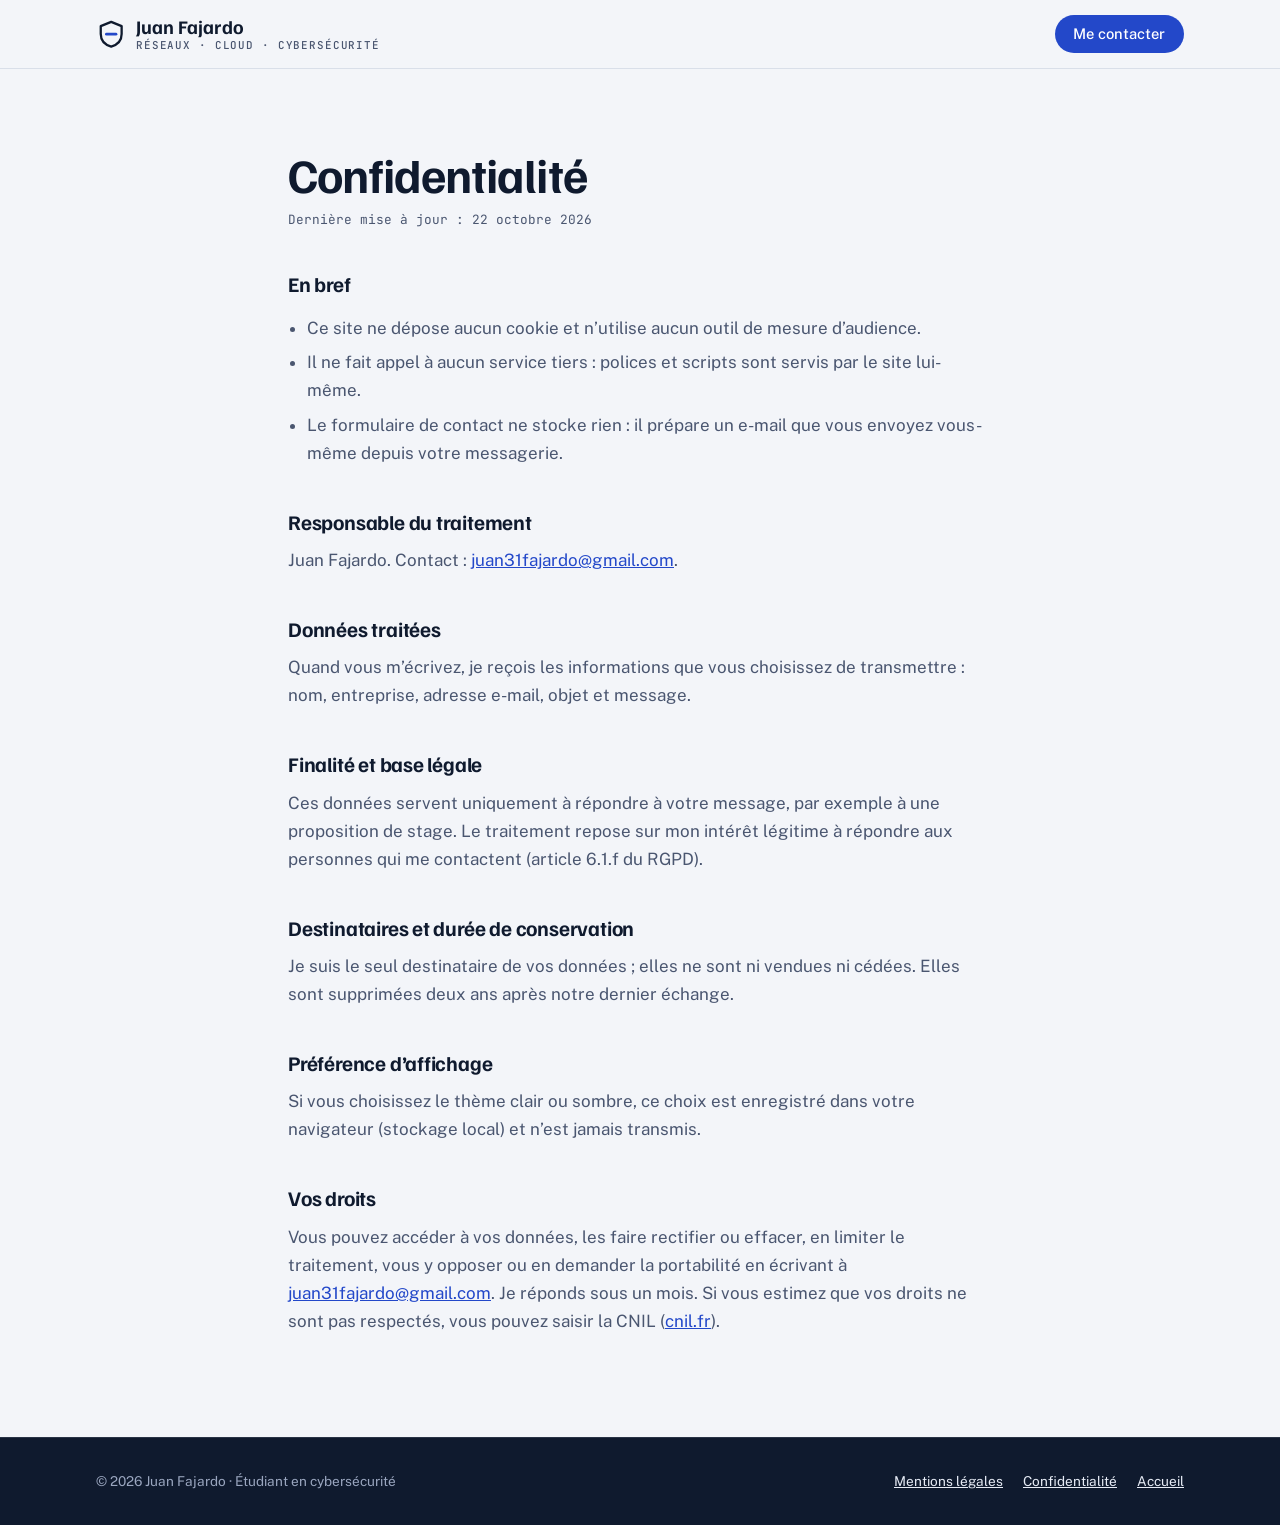
<file: confidentialite.html>
<!doctype html>
<html lang="fr">
<head>
<meta charset="utf-8">
<meta name="viewport" content="width=device-width, initial-scale=1, viewport-fit=cover">
<meta name="description" content="Comment Juan Fajardo traite vos données personnelles.">
<meta name="theme-color" content="#f3f5f9" media="(prefers-color-scheme: light)">
<meta name="theme-color" content="#0b1220" media="(prefers-color-scheme: dark)">
<link rel="canonical" href="https://juan-fajardo.pages.dev/confidentialite.html">
<link rel="icon" href="favicon.svg" type="image/svg+xml">
<link rel="apple-touch-icon" href="apple-touch-icon.png">
<meta property="og:type" content="website">
<meta property="og:locale" content="fr_FR">
<meta property="og:site_name" content="Juan Fajardo">
<meta property="og:title" content="Confidentialité">
<meta property="og:description" content="Comment Juan Fajardo traite vos données personnelles.">
<meta property="og:url" content="https://juan-fajardo.pages.dev/confidentialite.html">
<meta property="og:image" content="https://juan-fajardo.pages.dev/images/partage.png">
<meta property="og:image:width" content="1200">
<meta property="og:image:height" content="630">
<meta name="twitter:card" content="summary_large_image">
<title>Confidentialité · Juan Fajardo</title>
<script>
// Thème choisi avec le bouton de l'en-tête, appliqué avant l'affichage pour éviter un flash
try { const t = localStorage.getItem("theme"); if (t === "light" || t === "dark") document.documentElement.dataset.theme = t; } catch {}
</script>
<link rel="stylesheet" href="polices/polices.css">
<style>
/* Mise en page : une colonne de lecture large (72rem), sections séparées par l'espace et non par des cadres ;
   le seul objet « encadré » fort est le rapport d'audit, signature visuelle du site. */
:root {
  --fond: #f3f5f9;
  --surface: #ffffff;
  --encre: #0f1a2e;
  --encre-douce: #4a5670;
  --trait: #d9dfe9;
  --accent: #2348c9;
  --accent-doux: #e4eafc;
  --sur-accent: #ffffff;
  --crit: #b4232a;
  --haut: #d0631c;
  --moyen: #a77d00;
  --bas: #2f7d55;
  --nuit: #0f1a2e;
  --sur-nuit: #e7ecf6;
  --sur-nuit-doux: #9aa6bf;
  --f-titre: "Familjen Grotesk", "Helvetica Neue", Arial, sans-serif;
  --f-texte: "Public Sans", "Segoe UI", Roboto, Arial, sans-serif;
  --f-mono: "JetBrains Mono", ui-monospace, "SFMono-Regular", Menlo, Consolas, monospace;
  --largeur: 72rem;
  --rayon: 10px;
}
@media (prefers-color-scheme: dark) {
  :root:not([data-theme="light"]) {
    --fond: #0b1220; --surface: #121b2d; --encre: #e7ecf6; --encre-douce: #9aa6bf; --trait: #24314a;
    --accent: #7f9eff; --accent-doux: #1a2850; --sur-accent: #0b1220;
    --crit: #ff6b6b; --haut: #ff9a52; --moyen: #e8c14a; --bas: #5cc98d;
    --nuit: #070c17; --sur-nuit: #e7ecf6; --sur-nuit-doux: #8d99b3;
    color-scheme: dark;
  }
}
:root[data-theme="dark"] {
  --fond: #0b1220; --surface: #121b2d; --encre: #e7ecf6; --encre-douce: #9aa6bf; --trait: #24314a;
  --accent: #7f9eff; --accent-doux: #1a2850; --sur-accent: #0b1220;
  --crit: #ff6b6b; --haut: #ff9a52; --moyen: #e8c14a; --bas: #5cc98d;
  --nuit: #070c17; --sur-nuit: #e7ecf6; --sur-nuit-doux: #8d99b3;
  color-scheme: dark;
}

* { box-sizing: border-box; }
html { scroll-behavior: smooth; scroll-padding-top: 5rem; }
body {
  margin: 0; background: var(--fond); color: var(--encre);
  font: 400 1.0625rem/1.65 var(--f-texte);
  -webkit-font-smoothing: antialiased;
}
a { color: var(--accent); }
h1, h2, h3 { font-family: var(--f-titre); text-wrap: balance; margin: 0; letter-spacing: -0.01em; }
h2 { font-size: clamp(1.75rem, 1.2rem + 2vw, 2.6rem); line-height: 1.12; font-weight: 700; }
h3 { font-size: 1.2rem; line-height: 1.3; font-weight: 600; }
p { margin: 0; }
:focus-visible { outline: 3px solid var(--accent); outline-offset: 3px; border-radius: 4px; }
.mono { font-family: var(--f-mono); }

.enveloppe { max-width: var(--largeur); margin-inline: auto; padding-inline: clamp(1rem, 4vw, 2rem); }
section { padding-block: clamp(4rem, 8vw, 6.5rem); }
.surtitre {
  font: 500 0.78rem/1 var(--f-mono); letter-spacing: 0.08em; text-transform: uppercase;
  color: var(--accent); margin-bottom: 1rem; display: block;
}
.entete-section { display: grid; gap: 1rem; max-width: 44rem; margin-bottom: 3rem; }
.entete-section p { color: var(--encre-douce); font-size: 1.125rem; }

.bouton {
  display: inline-flex; align-items: center; gap: 0.5rem; padding: 0.85rem 1.35rem;
  border-radius: 999px; font: 600 1rem/1 var(--f-texte); text-decoration: none; cursor: pointer;
  border: 1.5px solid transparent; transition: transform .15s ease, background-color .15s ease;
}
.bouton:hover { transform: translateY(-1px); }
.bouton-plein { background: var(--accent); color: var(--sur-accent); }
.bouton-contour { border-color: var(--trait); color: var(--encre); background: transparent; }
.bouton-contour:hover { border-color: var(--encre-douce); }

/* En-tête */
.barre {
  position: sticky; top: env(safe-area-inset-top, 0px); z-index: 10;
  background: color-mix(in srgb, var(--fond) 88%, transparent);
  backdrop-filter: blur(10px); border-bottom: 1px solid var(--trait);
}
.barre .enveloppe { display: flex; align-items: center; justify-content: space-between; gap: 1rem; height: 4.25rem; }
.marque { display: flex; align-items: center; gap: 0.6rem; text-decoration: none; color: var(--encre); font: 700 1.2rem/1 var(--f-titre); }
.marque svg { width: 1.9rem; height: 1.9rem; flex: none; }
.marque small { display: block; font: 500 0.68rem/1 var(--f-mono); letter-spacing: .08em; text-transform: uppercase; color: var(--encre-douce); margin-top: .25rem; }
.nav { display: flex; align-items: center; gap: 1.6rem; }
.nav a { color: var(--encre-douce); text-decoration: none; font-weight: 500; font-size: .95rem; }
.nav a:hover { color: var(--encre); }
.nav .bouton { color: var(--sur-accent); padding: .65rem 1.1rem; font-size: .92rem; }
@media (max-width: 860px) { .nav a:not(.bouton) { display: none; } }

/* Accroche */
.accroche { padding-block: clamp(3rem, 7vw, 5.5rem) clamp(3.5rem, 7vw, 5.5rem); position: relative; overflow: hidden; isolation: isolate; }
.reseau3d { position: absolute; inset: 0; width: 100%; height: 100%; z-index: -2; pointer-events: none; }
.accroche::before { content: ""; position: absolute; inset: 0; z-index: -1; pointer-events: none;
  background: linear-gradient(90deg, var(--fond) 0%, color-mix(in srgb, var(--fond) 70%, transparent) 38%, transparent 70%); }
@media (max-width: 960px) {
  .reseau3d { opacity: .5; }
  .accroche::before { background: linear-gradient(180deg, color-mix(in srgb, var(--fond) 55%, transparent), color-mix(in srgb, var(--fond) 85%, transparent)); }
}
.accroche .enveloppe { display: grid; grid-template-columns: 1.05fr 1fr; gap: clamp(2rem, 5vw, 4.5rem); align-items: center; }
@media (max-width: 960px) { .accroche .enveloppe { grid-template-columns: 1fr; } }
.accroche h1 { font-size: clamp(2.4rem, 1.4rem + 4.2vw, 4.4rem); line-height: 1.02; font-weight: 700; letter-spacing: -0.025em; }
.accroche h1 em { font-style: normal; color: var(--accent); }
.accroche .chapeau { font-size: 1.2rem; color: var(--encre-douce); max-width: 34rem; margin-top: 1.5rem; }
.accroche .actions { display: flex; flex-wrap: wrap; gap: .75rem; margin-top: 2rem; }
.preuves { display: flex; flex-wrap: wrap; gap: .5rem 1.5rem; margin-top: 2.5rem; padding: 0; list-style: none; font-size: .92rem; color: var(--encre-douce); }
.preuves li { display: flex; align-items: center; gap: .45rem; }
.preuves li::before { content: ""; width: .45rem; height: .45rem; border-radius: 50%; background: var(--bas); }

/* Rapport (signature) */
.rapport {
  background: var(--surface); border: 1px solid var(--trait); border-radius: 14px;
  box-shadow: 0 30px 60px -30px color-mix(in srgb, var(--encre) 35%, transparent);
  overflow: hidden; min-width: 0;
}
.rapport-tete { display: flex; justify-content: space-between; align-items: baseline; gap: 1rem; padding: 1.1rem 1.35rem; border-bottom: 1px solid var(--trait); flex-wrap: wrap; }
.rapport-tete b { font: 600 1rem/1.2 var(--f-titre); }
.rapport-tete span { font: 400 .75rem/1 var(--f-mono); color: var(--encre-douce); }
.compte { display: grid; grid-template-columns: repeat(4, 1fr); border-bottom: 1px solid var(--trait); }
.compte div { padding: .9rem 1.35rem; border-right: 1px solid var(--trait); }
.compte div:last-child { border-right: 0; }
.compte strong { display: block; font: 600 1.6rem/1 var(--f-titre); font-variant-numeric: tabular-nums; }
.compte small { font: 500 .68rem/1 var(--f-mono); letter-spacing: .06em; text-transform: uppercase; color: var(--encre-douce); }
.c-accent strong { color: var(--accent); } .c-crit strong { color: var(--crit); } .c-haut strong { color: var(--haut); } .c-moyen strong { color: var(--moyen); } .c-bas strong { color: var(--bas); }
.constats { list-style: none; margin: 0; padding: .4rem 0; }
.constat { display: grid; grid-template-columns: 3.2rem 1fr auto; gap: .9rem; align-items: center; padding: .7rem 1.35rem; }
.constat + .constat { border-top: 1px dashed var(--trait); }
.constat .id { font: 400 .75rem/1 var(--f-mono); color: var(--encre-douce); }
.constat p { font-size: .93rem; line-height: 1.35; min-width: 0; }
.constat p small { display: block; font: 400 .74rem/1.4 var(--f-mono); color: var(--encre-douce); margin-top: .2rem; }
.score { font: 500 .78rem/1 var(--f-mono); padding: .35rem .55rem; border-radius: 6px; font-variant-numeric: tabular-nums; white-space: nowrap; }
.s-crit { color: var(--crit); background: color-mix(in srgb, var(--crit) 12%, transparent); }
.s-haut { color: var(--haut); background: color-mix(in srgb, var(--haut) 13%, transparent); }
.s-moyen { color: var(--moyen); background: color-mix(in srgb, var(--moyen) 14%, transparent); }
.s-bas { color: var(--bas); background: color-mix(in srgb, var(--bas) 13%, transparent); }
.rapport-pied { display: flex; justify-content: space-between; gap: 1rem; flex-wrap: wrap; padding: .8rem 1.35rem; background: var(--accent-doux); font: 400 .75rem/1.4 var(--f-mono); color: var(--encre-douce); }
.balayage { position: relative; }
.balayage::after {
  content: ""; position: absolute; inset: 0 0 auto 0; height: 2px; background: var(--accent); opacity: .0;
  animation: balaye 2.6s ease-in-out .4s 1 both;
}
@keyframes balaye { 0% { top: 0; opacity: .0; } 10% { opacity: .8; } 90% { opacity: .8; } 100% { top: 100%; opacity: 0; } }
.constat { animation: apparait .5s ease both; }
.constat:nth-child(1) { animation-delay: .5s; } .constat:nth-child(2) { animation-delay: 1s; }
.constat:nth-child(3) { animation-delay: 1.5s; } .constat:nth-child(4) { animation-delay: 2s; } .constat:nth-child(5) { animation-delay: 2.5s; }
@keyframes apparait { from { opacity: .25; transform: translateX(-6px); } to { opacity: 1; transform: none; } }
@media (max-width: 520px) {
  .compte { grid-template-columns: repeat(2, 1fr); }
  .compte div:nth-child(2) { border-right: 0; }
  .compte div:nth-child(-n+2) { border-bottom: 1px solid var(--trait); }
  .constat { grid-template-columns: 1fr auto; }
  .constat .id { display: none; }
}

/* Bandeau des référentiels */
.referentiels { border-block: 1px solid var(--trait); padding-block: 1.6rem; }
.referentiels .enveloppe { display: flex; flex-wrap: wrap; align-items: center; gap: .75rem 2.5rem; }
.referentiels span { font: 500 .78rem/1 var(--f-mono); letter-spacing: .08em; text-transform: uppercase; color: var(--encre-douce); }
.referentiels ul { display: flex; flex-wrap: wrap; gap: .6rem 2rem; list-style: none; margin: 0; padding: 0; font: 600 1rem/1.2 var(--f-titre); }

/* Services */
.services { display: grid; grid-template-columns: repeat(3, 1fr); gap: 1px; background: var(--trait); border: 1px solid var(--trait); border-radius: 14px; overflow: hidden; }
@media (max-width: 960px) { .services { grid-template-columns: repeat(2, 1fr); } }
@media (max-width: 620px) { .services { grid-template-columns: 1fr; } }
.service { background: var(--surface); padding: 2rem 1.75rem; display: grid; gap: .8rem; align-content: start; min-width: 0; }
.service svg { width: 2rem; height: 2rem; color: var(--accent); }
.service p { color: var(--encre-douce); font-size: .98rem; }
.service ul { margin: .3rem 0 0; padding: 0; list-style: none; display: grid; gap: .35rem; font: 400 .8rem/1.4 var(--f-mono); color: var(--encre-douce); }
.service ul li::before { content: "› "; color: var(--accent); }

/* Méthode */
.methode { background: var(--nuit); color: var(--sur-nuit); }
.methode .surtitre { color: var(--sur-nuit-doux); }
.methode .entete-section p { color: var(--sur-nuit-doux); }
.etapes { list-style: none; margin: 0; padding: 0; display: grid; grid-template-columns: repeat(3, 1fr); gap: 2.5rem 2rem; counter-reset: etape; }
@media (max-width: 860px) { .etapes { grid-template-columns: repeat(2, 1fr); } }
@media (max-width: 560px) { .etapes { grid-template-columns: 1fr; } }
.etapes li { counter-increment: etape; border-top: 1px solid color-mix(in srgb, var(--sur-nuit) 22%, transparent); padding-top: 1.25rem; display: grid; gap: .55rem; min-width: 0; }
.etapes li::before { content: "Étape " counter(etape, decimal-leading-zero); font: 500 .75rem/1 var(--f-mono); letter-spacing: .08em; text-transform: uppercase; color: #7f9eff; }
.etapes p { color: var(--sur-nuit-doux); font-size: .98rem; }
.etapes .duree { font: 400 .78rem/1 var(--f-mono); color: var(--sur-nuit); opacity: .75; }

/* Livrable */
.livrable { display: grid; grid-template-columns: 1fr 1.1fr; gap: clamp(2rem, 5vw, 4rem); align-items: start; }
@media (max-width: 900px) { .livrable { grid-template-columns: 1fr; } }
.contenu-rapport { list-style: none; padding: 0; margin: 2rem 0 0; display: grid; gap: 1.25rem; }
.contenu-rapport li { display: grid; grid-template-columns: 2rem 1fr; gap: .9rem; }
.contenu-rapport li svg { width: 1.4rem; height: 1.4rem; color: var(--accent); margin-top: .2rem; }
.contenu-rapport b { display: block; font-family: var(--f-titre); font-size: 1.05rem; }
.contenu-rapport span { color: var(--encre-douce); font-size: .97rem; }
.fiche { background: var(--surface); border: 1px solid var(--trait); border-radius: 14px; overflow: hidden; min-width: 0; }
.fiche-tete { padding: 1.25rem 1.5rem; border-bottom: 1px solid var(--trait); display: grid; gap: .6rem; }
.fiche-tete .ligne { display: flex; justify-content: space-between; gap: 1rem; flex-wrap: wrap; align-items: center; }
.fiche-tete .ref { font: 400 .78rem/1 var(--f-mono); color: var(--encre-douce); }
.fiche dl { margin: 0; display: grid; grid-template-columns: 9.5rem 1fr; }
.fiche dt, .fiche dd { padding: .8rem 1.5rem; border-bottom: 1px solid var(--trait); margin: 0; font-size: .93rem; min-width: 0; }
.fiche dt { font: 500 .74rem/1.5 var(--f-mono); letter-spacing: .05em; text-transform: uppercase; color: var(--encre-douce); padding-top: .95rem; }
.fiche dd code { font: 400 .8rem/1.5 var(--f-mono); background: var(--accent-doux); padding: .1rem .35rem; border-radius: 4px; overflow-wrap: anywhere; }
.fiche .vecteur { font: 400 .76rem/1.5 var(--f-mono); color: var(--encre-douce); overflow-wrap: anywhere; }
.fiche dd ol { margin: 0; padding-left: 1.1rem; display: grid; gap: .25rem; }
.fiche-pied { padding: .8rem 1.5rem; font: 400 .74rem/1.4 var(--f-mono); color: var(--encre-douce); background: var(--accent-doux); }
@media (max-width: 560px) { .fiche dl { grid-template-columns: 1fr; } .fiche dt { border-bottom: 0; padding-bottom: 0; } }

/* Estimateur */
.estimateur { display: grid; grid-template-columns: 1.2fr 1fr; background: var(--surface); border: 1px solid var(--trait); border-radius: 14px; overflow: hidden; }
@media (max-width: 860px) { .estimateur { grid-template-columns: 1fr; } }
.estimateur form { padding: clamp(1.5rem, 3vw, 2.25rem); display: grid; gap: 1.6rem; min-width: 0; }
fieldset { border: 0; padding: 0; margin: 0; display: grid; gap: .6rem; min-width: 0; }
legend, .etiquette { font: 600 .95rem/1.3 var(--f-texte); margin-bottom: .6rem; padding: 0; }
.choix { display: flex; flex-wrap: wrap; gap: .5rem; }
.choix label { position: relative; }
.choix input { position: absolute; opacity: 0; inset: 0; cursor: pointer; }
.choix span { display: block; padding: .55rem .95rem; border: 1.5px solid var(--trait); border-radius: 999px; font-size: .92rem; cursor: pointer; transition: border-color .15s, background-color .15s; }
.choix input:checked + span { border-color: var(--accent); background: var(--accent-doux); color: var(--encre); font-weight: 600; }
.choix input:focus-visible + span { outline: 3px solid var(--accent); outline-offset: 2px; }
.curseur { display: grid; gap: .4rem; }
.curseur .haut { display: flex; justify-content: space-between; gap: 1rem; }
.curseur output { font: 500 .95rem/1 var(--f-mono); font-variant-numeric: tabular-nums; }
input[type="range"] { width: 100%; accent-color: var(--accent); }
.resultat { background: var(--nuit); color: var(--sur-nuit); padding: clamp(1.5rem, 3vw, 2.25rem); display: grid; gap: 1.4rem; align-content: start; }
.resultat .surtitre { color: var(--sur-nuit-doux); margin: 0; }
.resultat .prix { font: 700 clamp(2rem, 1.5rem + 2vw, 2.8rem)/1 var(--f-titre); font-variant-numeric: tabular-nums; letter-spacing: -0.02em; }
.resultat .prix small { font: 500 .9rem/1 var(--f-texte); color: var(--sur-nuit-doux); letter-spacing: 0; }
.resultat dl { margin: 0; display: grid; grid-template-columns: auto 1fr; gap: .55rem 1.25rem; font-size: .93rem; }
.resultat dt { color: var(--sur-nuit-doux); }
.resultat dd { margin: 0; text-align: right; font-family: var(--f-mono); font-variant-numeric: tabular-nums; }
.resultat .note { font-size: .82rem; color: var(--sur-nuit-doux); }
.resultat .bouton { justify-self: start; background: var(--sur-nuit); color: var(--nuit); }

/* Offres */
.offres { display: grid; grid-template-columns: repeat(3, 1fr); gap: 1.25rem; }
@media (max-width: 900px) { .offres { grid-template-columns: 1fr; } }
.offre { border: 1px solid var(--trait); border-radius: 14px; padding: 2rem 1.75rem; display: grid; gap: 1rem; align-content: start; background: var(--surface); }
.offre.phare { border: 2px solid var(--accent); }
.offre .pastille { justify-self: start; font: 500 .7rem/1 var(--f-mono); letter-spacing: .08em; text-transform: uppercase; padding: .4rem .6rem; border-radius: 6px; background: var(--accent-doux); color: var(--accent); }
.offre .tarif { font: 700 2rem/1 var(--f-titre); font-variant-numeric: tabular-nums; }
.offre .tarif small { font: 400 .85rem/1 var(--f-texte); color: var(--encre-douce); }
.offre > p { color: var(--encre-douce); font-size: .97rem; }
.offre ul { list-style: none; margin: 0; padding: 1rem 0 0; border-top: 1px solid var(--trait); display: grid; gap: .55rem; font-size: .95rem; }
.offre ul li { display: grid; grid-template-columns: 1.1rem 1fr; gap: .5rem; }
.offre ul li::before { content: "✓"; color: var(--bas); font-weight: 700; }

/* Engagements */
.engagements { display: grid; grid-template-columns: repeat(4, 1fr); gap: 2rem; }
@media (max-width: 960px) { .engagements { grid-template-columns: repeat(2, 1fr); } }
@media (max-width: 560px) { .engagements { grid-template-columns: 1fr; } }
.engagements div { display: grid; gap: .6rem; align-content: start; min-width: 0; }
.engagements h3 { font-size: 1.08rem; }
.engagements p { color: var(--encre-douce); font-size: .96rem; }
.engagements .loi { font: 400 .76rem/1.4 var(--f-mono); color: var(--accent); }

/* Questions */
.questions { display: grid; grid-template-columns: 1fr 1.6fr; gap: clamp(2rem, 5vw, 4rem); }
@media (max-width: 860px) { .questions { grid-template-columns: 1fr; } }
details { border-bottom: 1px solid var(--trait); }
details:first-of-type { border-top: 1px solid var(--trait); }
summary { cursor: pointer; list-style: none; padding: 1.2rem 2.5rem 1.2rem 0; position: relative; font: 600 1.08rem/1.35 var(--f-titre); }
summary::-webkit-details-marker { display: none; }
summary::after { content: "+"; position: absolute; right: .25rem; top: 1.05rem; font: 400 1.4rem/1 var(--f-mono); color: var(--accent); transition: transform .2s; }
details[open] summary::after { transform: rotate(45deg); }
details p { padding: 0 0 1.3rem; color: var(--encre-douce); max-width: 60ch; }

/* Contact */
.contact { background: var(--nuit); color: var(--sur-nuit); }
.contact .enveloppe { display: grid; grid-template-columns: 1fr 1.15fr; gap: clamp(2rem, 5vw, 4.5rem); }
@media (max-width: 900px) { .contact .enveloppe { grid-template-columns: 1fr; } }
.contact .surtitre { color: var(--sur-nuit-doux); }
.contact .intro p { color: var(--sur-nuit-doux); margin-top: 1rem; font-size: 1.1rem; }
.coordonnees { list-style: none; padding: 0; margin: 2.25rem 0 0; display: grid; gap: 1.1rem; }
.coordonnees li { display: grid; gap: .25rem; }
.coordonnees small { font: 500 .72rem/1 var(--f-mono); letter-spacing: .08em; text-transform: uppercase; color: var(--sur-nuit-doux); }
.coordonnees a { color: var(--sur-nuit); text-underline-offset: .2em; }
.coordonnees .valeur { display: flex; align-items: center; gap: .75rem; flex-wrap: wrap; font: 600 1.15rem/1.3 var(--f-titre); user-select: all; }
.copier { font: 500 .75rem/1 var(--f-mono); background: transparent; color: var(--sur-nuit); border: 1px solid color-mix(in srgb, var(--sur-nuit) 30%, transparent); border-radius: 6px; padding: .4rem .6rem; cursor: pointer; user-select: none; }
.copier:hover { border-color: var(--sur-nuit); }
.formulaire { background: var(--surface); color: var(--encre); border-radius: 14px; padding: clamp(1.5rem, 3vw, 2.25rem); display: grid; gap: 1.1rem; min-width: 0; }
.deux { display: grid; grid-template-columns: 1fr 1fr; gap: 1.1rem; }
@media (max-width: 560px) { .deux { grid-template-columns: 1fr; } }
.champ { display: grid; gap: .4rem; min-width: 0; }
.champ label { font-weight: 600; font-size: .9rem; }
.champ input, .champ select, .champ textarea {
  font: inherit; font-size: 1rem; color: var(--encre); background: var(--fond);
  border: 1.5px solid var(--trait); border-radius: 8px; padding: .7rem .8rem; width: 100%;
}
.champ textarea { min-height: 7.5rem; resize: vertical; }
.champ input:focus, .champ select:focus, .champ textarea:focus { outline: none; border-color: var(--accent); }
.case { display: grid; grid-template-columns: auto 1fr; gap: .6rem; font-size: .88rem; color: var(--encre-douce); align-items: start; }
.case input { margin-top: .3rem; accent-color: var(--accent); }
.formulaire .bouton { justify-self: start; }
.message { font-size: .92rem; padding: .9rem 1rem; border-radius: 8px; background: var(--accent-doux); }
.message.erreur { background: color-mix(in srgb, var(--crit) 12%, transparent); color: var(--crit); }

/* Pied */
.pied { background: var(--nuit); color: var(--sur-nuit-doux); border-top: 1px solid color-mix(in srgb, var(--sur-nuit) 12%, transparent); padding-block: 2rem; font-size: .85rem; }
.pied .enveloppe { display: flex; justify-content: space-between; flex-wrap: wrap; gap: 1rem; }
.pied a { color: var(--sur-nuit); }

/* Lien d'évitement et bascule de thème */
.evitement { position: absolute; left: 1rem; top: -4rem; z-index: 20; background: var(--accent); color: var(--sur-accent); padding: .75rem 1.1rem; border-radius: 8px; font-weight: 600; text-decoration: none; }
.evitement:focus { top: 1rem; }
.bascule-theme { display: inline-grid; place-items: center; width: 2.5rem; height: 2.5rem; flex: none; border-radius: 50%; border: 1px solid var(--trait); background: transparent; color: var(--encre); cursor: pointer; transition: border-color .15s, transform .3s; }
.bascule-theme:hover { border-color: var(--encre-douce); transform: rotate(-20deg); }
.bascule-theme svg { width: 1.15rem; height: 1.15rem; }
.icone-soleil { display: none; }
:root[data-theme="dark"] .icone-soleil { display: block; }
:root[data-theme="dark"] .icone-lune { display: none; }
@media (prefers-color-scheme: dark) {
  :root:not([data-theme="light"]) .icone-soleil { display: block; }
  :root:not([data-theme="light"]) .icone-lune { display: none; }
}
.pied nav { display: flex; flex-wrap: wrap; gap: .4rem 1.25rem; }

/* Pages de texte (mentions légales, confidentialité, 404), fabriquées par construire.py */
.page-texte { padding-block: clamp(3rem, 7vw, 5rem) clamp(4rem, 8vw, 6.5rem); min-height: 60vh; }
.page-texte .enveloppe { max-width: 48rem; }
.page-texte h1 { font-size: clamp(2rem, 1.4rem + 2.5vw, 3rem); line-height: 1.05; letter-spacing: -0.02em; margin-bottom: .75rem; }
.page-texte .maj { font: 400 .8rem/1.4 var(--f-mono); color: var(--encre-douce); }
.page-texte h2 { font-size: 1.3rem; margin: 2.75rem 0 .75rem; }
.page-texte p, .page-texte li, .page-texte dd { color: var(--encre-douce); }
.page-texte ul { padding-left: 1.2rem; display: grid; gap: .4rem; }
.page-texte dl { display: grid; grid-template-columns: max-content 1fr; gap: .5rem 1.5rem; margin: 0; }
.page-texte dt { font: 500 .78rem/1.6 var(--f-mono); letter-spacing: .05em; text-transform: uppercase; color: var(--encre); }
.page-texte dd { margin: 0; overflow-wrap: anywhere; }
@media (max-width: 560px) { .page-texte dl { grid-template-columns: 1fr; } .page-texte dd { margin-bottom: .6rem; } }
.page-texte .code-erreur { font: 500 clamp(4rem, 3rem + 6vw, 8rem)/1 var(--f-mono); color: var(--accent); letter-spacing: -0.04em; }
.page-texte .actions { display: flex; flex-wrap: wrap; gap: .75rem; margin-top: 2rem; }

/* Animations, 3D et effets à la souris */
.methode { position: relative; overflow: hidden; isolation: isolate; }
.terrain3d { position: absolute; inset: 0; width: 100%; height: 100%; z-index: -1; pointer-events: none; opacity: .6;
  -webkit-mask-image: linear-gradient(180deg, transparent 5%, #000 55%); mask-image: linear-gradient(180deg, transparent 5%, #000 55%); }
.lueur { background-image: radial-gradient(420px circle at var(--mx, -999px) var(--my, -999px), color-mix(in srgb, var(--accent) 13%, transparent), transparent 65%); }
.inclinable { transition: transform .6s cubic-bezier(.2,.7,.2,1); will-change: transform; }
.a-reveler { opacity: 0; transform: translateY(26px); transition: opacity .8s cubic-bezier(.2,.7,.2,1) var(--delai, 0s), transform .8s cubic-bezier(.2,.7,.2,1) var(--delai, 0s); }
.a-reveler.revele { opacity: 1; transform: none; }
@keyframes monte { from { opacity: 0; transform: translateY(18px); } }
@keyframes mot { from { transform: translateY(110%); } }
@keyframes carte-arrive { from { opacity: 0; transform: perspective(1000px) translateY(48px) rotateX(14deg) scale(.95); } }
@keyframes scan { from { top: 0; opacity: 1; } 80% { opacity: .9; } to { top: 100%; opacity: 0; } }
.accroche h1 { animation: monte .4s ease .1s backwards; }
.accroche .mot { display: inline-block; overflow: hidden; vertical-align: top; padding-bottom: .12em; margin-bottom: -.12em; }
.accroche .mot > span { display: inline-block; animation: mot .9s cubic-bezier(.2,.8,.2,1) calc(.25s + var(--i) * 65ms) backwards; }
.accroche .surtitre { animation: monte .7s cubic-bezier(.2,.7,.2,1) .1s backwards; }
.accroche .chapeau { animation: monte .8s cubic-bezier(.2,.7,.2,1) .9s backwards; }
.accroche .actions { animation: monte .8s cubic-bezier(.2,.7,.2,1) 1.05s backwards; }
.accroche .preuves { animation: monte .8s cubic-bezier(.2,.7,.2,1) 1.2s backwards; }
.accroche .rapport { animation: carte-arrive 1.2s cubic-bezier(.2,.7,.2,1) .55s backwards; }
.accroche::after { content: ""; position: absolute; left: 0; right: 0; top: 0; height: 2px; z-index: -1; pointer-events: none; opacity: 0;
  background: linear-gradient(90deg, transparent, var(--accent) 30%, var(--bas) 70%, transparent); box-shadow: 0 0 18px var(--accent);
  animation: scan 1.8s cubic-bezier(.6,0,.3,1) .1s backwards; }

/* Objectifs : liste simple par défaut, scène animée au défilement quand le script l'active */
.objectifs { position: relative; padding: 0; }
.objectifs-scene { position: relative; padding-block: clamp(4rem, 8vw, 6.5rem); }
.objectifs3d, .objectifs-rail { display: none; }
.objectifs-texte h2 { max-width: 30rem; }
.objectifs-liste { list-style: none; margin: 2.25rem 0 0; padding: 0; display: grid; gap: 1.75rem; }
.objectif { display: grid; gap: .6rem; max-width: 33rem; }
.objectif .etiquette { font: 500 .78rem/1 var(--f-mono); letter-spacing: .08em; text-transform: uppercase; color: var(--accent); }
.objectif h3 { font-size: clamp(1.45rem, 1.05rem + 1.6vw, 2.25rem); line-height: 1.1; letter-spacing: -0.02em; }
.objectif p { color: var(--encre-douce); font-size: 1.1rem; }

.objectifs.anime { height: 520vh; }
.objectifs.anime .objectifs-scene { position: sticky; top: 4.25rem; height: calc(100svh - 4.25rem); padding: 0; display: grid; align-items: center; overflow: hidden; }
.objectifs.anime .objectifs3d { display: block; position: absolute; inset: 0; width: 100%; height: 100%; pointer-events: none; }
.objectifs.anime .enveloppe { position: relative; width: 100%; }
.objectifs.anime .objectifs-liste { grid-template-areas: "pile"; gap: 0; }
.objectifs.anime .objectif { grid-area: pile; opacity: 0; transform: translateY(28px); filter: blur(8px); pointer-events: none;
  transition: opacity .6s ease, transform .7s cubic-bezier(.2,.7,.2,1), filter .6s ease; }
.objectifs.anime .objectif.actif { opacity: 1; transform: none; filter: none; pointer-events: auto; }
.objectifs.anime .objectifs-rail { display: flex; position: absolute; left: 50%; bottom: clamp(1rem, 3vh, 2rem); transform: translateX(-50%); gap: .35rem;
  padding: .35rem; border: 1px solid var(--trait); border-radius: 999px; background: color-mix(in srgb, var(--surface) 80%, transparent); backdrop-filter: blur(8px); }
.objectifs-rail button { display: flex; align-items: center; gap: .45rem; border: 0; background: none; cursor: pointer; padding: .5rem .8rem; border-radius: 999px;
  font: 500 .75rem/1 var(--f-mono); letter-spacing: .06em; text-transform: uppercase; color: var(--encre-douce); transition: background-color .3s, color .3s; }
.objectifs-rail button::before { content: ""; width: .5rem; height: .5rem; border-radius: 50%; border: 1.5px solid currentColor; transition: background-color .3s; }
.objectifs-rail button.actif { background: var(--accent-doux); color: var(--accent); }
.objectifs-rail button.actif::before, .objectifs-rail button.fait::before { background: currentColor; }
@media (max-width: 860px) {
  .objectifs.anime .objectifs-scene { align-items: end; padding-bottom: 5.5rem; }
  .objectifs.anime .objectifs-texte h2 { font-size: 1.3rem; }
  .objectifs-rail button:not(.actif) span { display: none; }
}

/* Particules au premier plan, par-dessus le contenu mais sous l'en-tête */
.premier-plan { position: fixed; inset: 0; width: 100%; height: 100%; z-index: 9; pointer-events: none; }

@media (prefers-reduced-motion: reduce) {
  *, *::before, *::after { animation: none !important; transition: none !important; }
  html { scroll-behavior: auto; }
}
</style>
</head>
<body>
<a class="evitement" href="#contenu">Aller au contenu</a>
<header class="barre">
  <div class="enveloppe">
    <a class="marque" href="./" aria-label="Juan Fajardo, retour à l’accueil">
      <svg viewBox="0 0 32 32" aria-hidden="true"><path d="M16 3 27 7.5v8.2c0 6.6-4.6 11.4-11 13.3C9.6 27.1 5 22.3 5 15.7V7.5z" fill="none" stroke="currentColor" stroke-width="2.4" stroke-linejoin="round"/><path d="M11 16h10" stroke="var(--accent)" stroke-width="3" stroke-linecap="round"/></svg>
      <span>Juan Fajardo<small>Réseaux · Cloud · Cybersécurité</small></span>
    </a>
    <nav class="nav" aria-label="Navigation">
      <a class="bouton bouton-plein" href="./#contact">Me contacter</a>
    </nav>
  </div>
</header>
<main class="page-texte" id="contenu">
  <div class="enveloppe">
    <h1>Confidentialité</h1>
    <p class="maj">Dernière mise à jour : 22 octobre 2026</p>

    <h2>En bref</h2>
    <ul>
      <li>Ce site ne dépose aucun cookie et n’utilise aucun outil de mesure d’audience.</li>
      <li>Il ne fait appel à aucun service tiers : polices et scripts sont servis par le site lui-même.</li>
      <li>Le formulaire de contact ne stocke rien : il prépare un e-mail que vous envoyez vous-même depuis votre messagerie.</li>
    </ul>

    <h2>Responsable du traitement</h2>
    <p>Juan Fajardo. Contact : <a href="mailto:juan31fajardo@gmail.com">juan31fajardo@gmail.com</a>.</p>

    <h2>Données traitées</h2>
    <p>Quand vous m’écrivez, je reçois les informations que vous choisissez de transmettre : nom, entreprise, adresse e-mail,
    objet et message.</p>

    <h2>Finalité et base légale</h2>
    <p>Ces données servent uniquement à répondre à votre message, par exemple à une proposition de stage. Le traitement repose sur
    mon intérêt légitime à répondre aux personnes qui me contactent (article 6.1.f du RGPD).</p>

    <h2>Destinataires et durée de conservation</h2>
    <p>Je suis le seul destinataire de vos données ; elles ne sont ni vendues ni cédées. Elles sont supprimées
    deux ans après notre dernier échange.</p>

    <h2>Préférence d’affichage</h2>
    <p>Si vous choisissez le thème clair ou sombre, ce choix est enregistré dans votre navigateur (stockage local) et n’est jamais transmis.</p>

    <h2>Vos droits</h2>
    <p>Vous pouvez accéder à vos données, les faire rectifier ou effacer, en limiter le traitement, vous y opposer ou en demander
    la portabilité en écrivant à <a href="mailto:juan31fajardo@gmail.com">juan31fajardo@gmail.com</a>. Je réponds sous un mois. Si vous estimez que vos droits
    ne sont pas respectés, vous pouvez saisir la CNIL (<a href="https://www.cnil.fr">cnil.fr</a>).</p>
  </div>
</main>
<footer class="pied">
  <div class="enveloppe">
    <span>© 2026 Juan Fajardo · Étudiant en cybersécurité</span>
    <nav aria-label="Informations légales"><a href="mentions-legales.html">Mentions légales</a><a href="confidentialite.html">Confidentialité</a><a href="./">Accueil</a></nav>
  </div>
</footer>
</body>
</html>
</file>
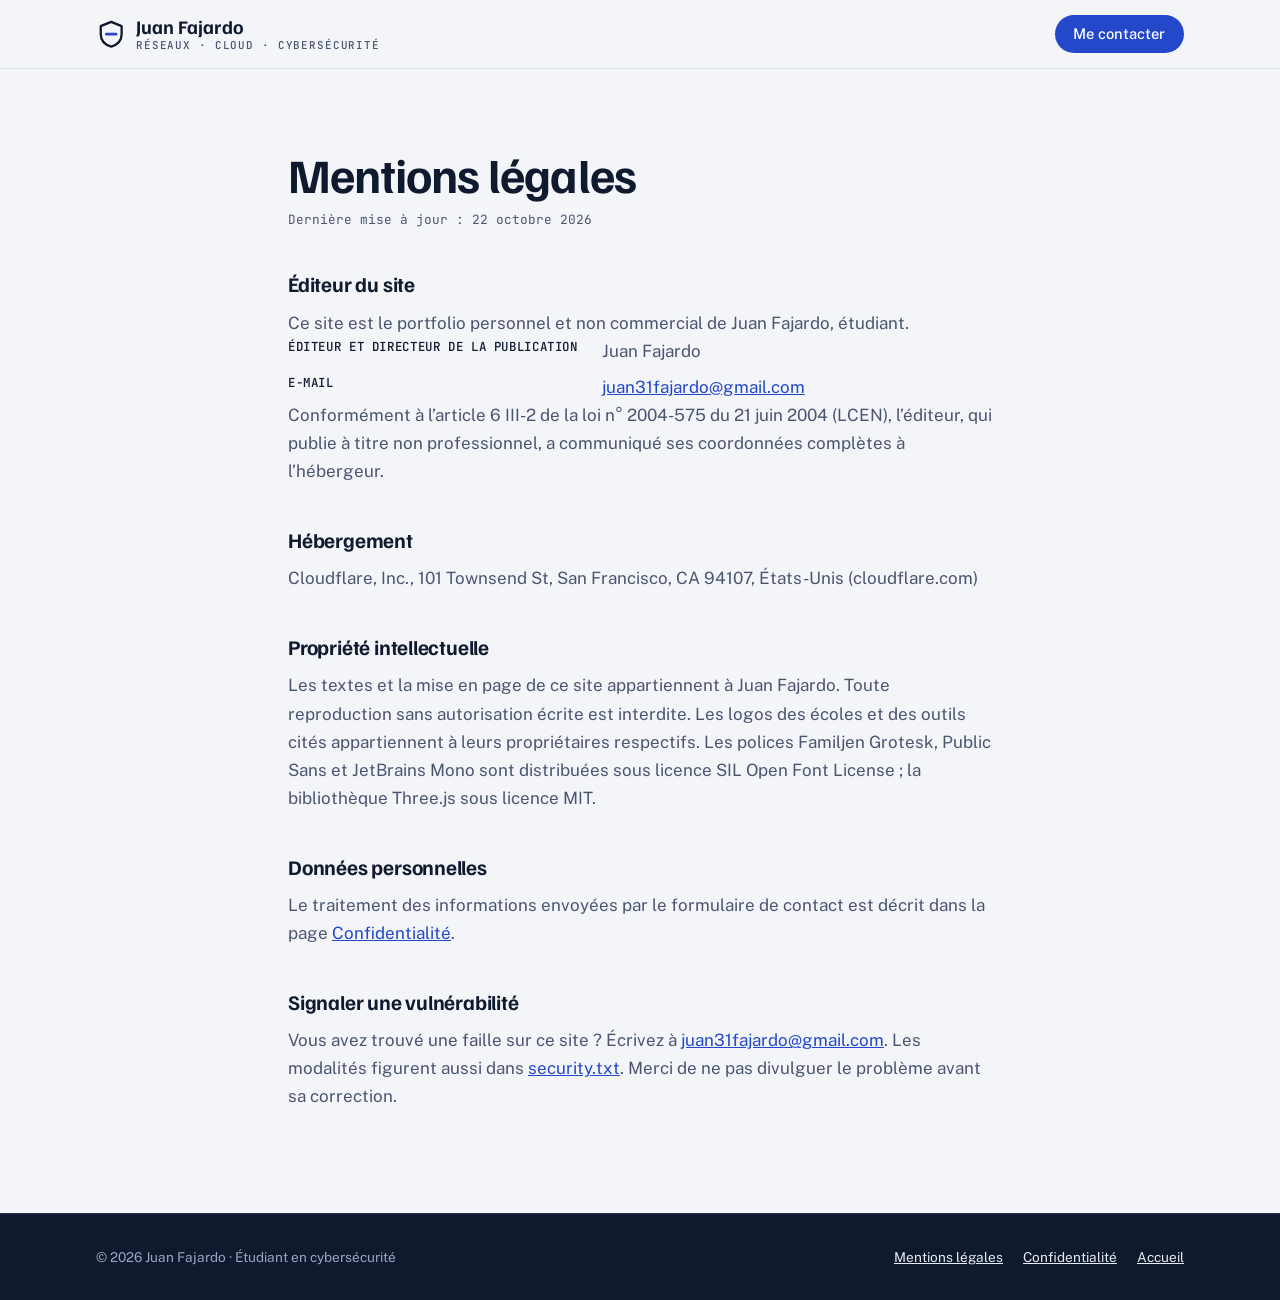
<file: mentions-legales.html>
<!doctype html>
<html lang="fr">
<head>
<meta charset="utf-8">
<meta name="viewport" content="width=device-width, initial-scale=1, viewport-fit=cover">
<meta name="description" content="Mentions légales du site Juan Fajardo.">
<meta name="theme-color" content="#f3f5f9" media="(prefers-color-scheme: light)">
<meta name="theme-color" content="#0b1220" media="(prefers-color-scheme: dark)">
<link rel="canonical" href="https://juan-fajardo.pages.dev/mentions-legales.html">
<link rel="icon" href="favicon.svg" type="image/svg+xml">
<link rel="apple-touch-icon" href="apple-touch-icon.png">
<meta property="og:type" content="website">
<meta property="og:locale" content="fr_FR">
<meta property="og:site_name" content="Juan Fajardo">
<meta property="og:title" content="Mentions légales">
<meta property="og:description" content="Mentions légales du site Juan Fajardo.">
<meta property="og:url" content="https://juan-fajardo.pages.dev/mentions-legales.html">
<meta property="og:image" content="https://juan-fajardo.pages.dev/images/partage.png">
<meta property="og:image:width" content="1200">
<meta property="og:image:height" content="630">
<meta name="twitter:card" content="summary_large_image">
<title>Mentions légales · Juan Fajardo</title>
<script>
// Thème choisi avec le bouton de l'en-tête, appliqué avant l'affichage pour éviter un flash
try { const t = localStorage.getItem("theme"); if (t === "light" || t === "dark") document.documentElement.dataset.theme = t; } catch {}
</script>
<link rel="stylesheet" href="polices/polices.css">
<style>
/* Mise en page : une colonne de lecture large (72rem), sections séparées par l'espace et non par des cadres ;
   le seul objet « encadré » fort est le rapport d'audit, signature visuelle du site. */
:root {
  --fond: #f3f5f9;
  --surface: #ffffff;
  --encre: #0f1a2e;
  --encre-douce: #4a5670;
  --trait: #d9dfe9;
  --accent: #2348c9;
  --accent-doux: #e4eafc;
  --sur-accent: #ffffff;
  --crit: #b4232a;
  --haut: #d0631c;
  --moyen: #a77d00;
  --bas: #2f7d55;
  --nuit: #0f1a2e;
  --sur-nuit: #e7ecf6;
  --sur-nuit-doux: #9aa6bf;
  --f-titre: "Familjen Grotesk", "Helvetica Neue", Arial, sans-serif;
  --f-texte: "Public Sans", "Segoe UI", Roboto, Arial, sans-serif;
  --f-mono: "JetBrains Mono", ui-monospace, "SFMono-Regular", Menlo, Consolas, monospace;
  --largeur: 72rem;
  --rayon: 10px;
}
@media (prefers-color-scheme: dark) {
  :root:not([data-theme="light"]) {
    --fond: #0b1220; --surface: #121b2d; --encre: #e7ecf6; --encre-douce: #9aa6bf; --trait: #24314a;
    --accent: #7f9eff; --accent-doux: #1a2850; --sur-accent: #0b1220;
    --crit: #ff6b6b; --haut: #ff9a52; --moyen: #e8c14a; --bas: #5cc98d;
    --nuit: #070c17; --sur-nuit: #e7ecf6; --sur-nuit-doux: #8d99b3;
    color-scheme: dark;
  }
}
:root[data-theme="dark"] {
  --fond: #0b1220; --surface: #121b2d; --encre: #e7ecf6; --encre-douce: #9aa6bf; --trait: #24314a;
  --accent: #7f9eff; --accent-doux: #1a2850; --sur-accent: #0b1220;
  --crit: #ff6b6b; --haut: #ff9a52; --moyen: #e8c14a; --bas: #5cc98d;
  --nuit: #070c17; --sur-nuit: #e7ecf6; --sur-nuit-doux: #8d99b3;
  color-scheme: dark;
}

* { box-sizing: border-box; }
html { scroll-behavior: smooth; scroll-padding-top: 5rem; }
body {
  margin: 0; background: var(--fond); color: var(--encre);
  font: 400 1.0625rem/1.65 var(--f-texte);
  -webkit-font-smoothing: antialiased;
}
a { color: var(--accent); }
h1, h2, h3 { font-family: var(--f-titre); text-wrap: balance; margin: 0; letter-spacing: -0.01em; }
h2 { font-size: clamp(1.75rem, 1.2rem + 2vw, 2.6rem); line-height: 1.12; font-weight: 700; }
h3 { font-size: 1.2rem; line-height: 1.3; font-weight: 600; }
p { margin: 0; }
:focus-visible { outline: 3px solid var(--accent); outline-offset: 3px; border-radius: 4px; }
.mono { font-family: var(--f-mono); }

.enveloppe { max-width: var(--largeur); margin-inline: auto; padding-inline: clamp(1rem, 4vw, 2rem); }
section { padding-block: clamp(4rem, 8vw, 6.5rem); }
.surtitre {
  font: 500 0.78rem/1 var(--f-mono); letter-spacing: 0.08em; text-transform: uppercase;
  color: var(--accent); margin-bottom: 1rem; display: block;
}
.entete-section { display: grid; gap: 1rem; max-width: 44rem; margin-bottom: 3rem; }
.entete-section p { color: var(--encre-douce); font-size: 1.125rem; }

.bouton {
  display: inline-flex; align-items: center; gap: 0.5rem; padding: 0.85rem 1.35rem;
  border-radius: 999px; font: 600 1rem/1 var(--f-texte); text-decoration: none; cursor: pointer;
  border: 1.5px solid transparent; transition: transform .15s ease, background-color .15s ease;
}
.bouton:hover { transform: translateY(-1px); }
.bouton-plein { background: var(--accent); color: var(--sur-accent); }
.bouton-contour { border-color: var(--trait); color: var(--encre); background: transparent; }
.bouton-contour:hover { border-color: var(--encre-douce); }

/* En-tête */
.barre {
  position: sticky; top: env(safe-area-inset-top, 0px); z-index: 10;
  background: color-mix(in srgb, var(--fond) 88%, transparent);
  backdrop-filter: blur(10px); border-bottom: 1px solid var(--trait);
}
.barre .enveloppe { display: flex; align-items: center; justify-content: space-between; gap: 1rem; height: 4.25rem; }
.marque { display: flex; align-items: center; gap: 0.6rem; text-decoration: none; color: var(--encre); font: 700 1.2rem/1 var(--f-titre); }
.marque svg { width: 1.9rem; height: 1.9rem; flex: none; }
.marque small { display: block; font: 500 0.68rem/1 var(--f-mono); letter-spacing: .08em; text-transform: uppercase; color: var(--encre-douce); margin-top: .25rem; }
.nav { display: flex; align-items: center; gap: 1.6rem; }
.nav a { color: var(--encre-douce); text-decoration: none; font-weight: 500; font-size: .95rem; }
.nav a:hover { color: var(--encre); }
.nav .bouton { color: var(--sur-accent); padding: .65rem 1.1rem; font-size: .92rem; }
@media (max-width: 860px) { .nav a:not(.bouton) { display: none; } }

/* Accroche */
.accroche { padding-block: clamp(3rem, 7vw, 5.5rem) clamp(3.5rem, 7vw, 5.5rem); position: relative; overflow: hidden; isolation: isolate; }
.reseau3d { position: absolute; inset: 0; width: 100%; height: 100%; z-index: -2; pointer-events: none; }
.accroche::before { content: ""; position: absolute; inset: 0; z-index: -1; pointer-events: none;
  background: linear-gradient(90deg, var(--fond) 0%, color-mix(in srgb, var(--fond) 70%, transparent) 38%, transparent 70%); }
@media (max-width: 960px) {
  .reseau3d { opacity: .5; }
  .accroche::before { background: linear-gradient(180deg, color-mix(in srgb, var(--fond) 55%, transparent), color-mix(in srgb, var(--fond) 85%, transparent)); }
}
.accroche .enveloppe { display: grid; grid-template-columns: 1.05fr 1fr; gap: clamp(2rem, 5vw, 4.5rem); align-items: center; }
@media (max-width: 960px) { .accroche .enveloppe { grid-template-columns: 1fr; } }
.accroche h1 { font-size: clamp(2.4rem, 1.4rem + 4.2vw, 4.4rem); line-height: 1.02; font-weight: 700; letter-spacing: -0.025em; }
.accroche h1 em { font-style: normal; color: var(--accent); }
.accroche .chapeau { font-size: 1.2rem; color: var(--encre-douce); max-width: 34rem; margin-top: 1.5rem; }
.accroche .actions { display: flex; flex-wrap: wrap; gap: .75rem; margin-top: 2rem; }
.preuves { display: flex; flex-wrap: wrap; gap: .5rem 1.5rem; margin-top: 2.5rem; padding: 0; list-style: none; font-size: .92rem; color: var(--encre-douce); }
.preuves li { display: flex; align-items: center; gap: .45rem; }
.preuves li::before { content: ""; width: .45rem; height: .45rem; border-radius: 50%; background: var(--bas); }

/* Rapport (signature) */
.rapport {
  background: var(--surface); border: 1px solid var(--trait); border-radius: 14px;
  box-shadow: 0 30px 60px -30px color-mix(in srgb, var(--encre) 35%, transparent);
  overflow: hidden; min-width: 0;
}
.rapport-tete { display: flex; justify-content: space-between; align-items: baseline; gap: 1rem; padding: 1.1rem 1.35rem; border-bottom: 1px solid var(--trait); flex-wrap: wrap; }
.rapport-tete b { font: 600 1rem/1.2 var(--f-titre); }
.rapport-tete span { font: 400 .75rem/1 var(--f-mono); color: var(--encre-douce); }
.compte { display: grid; grid-template-columns: repeat(4, 1fr); border-bottom: 1px solid var(--trait); }
.compte div { padding: .9rem 1.35rem; border-right: 1px solid var(--trait); }
.compte div:last-child { border-right: 0; }
.compte strong { display: block; font: 600 1.6rem/1 var(--f-titre); font-variant-numeric: tabular-nums; }
.compte small { font: 500 .68rem/1 var(--f-mono); letter-spacing: .06em; text-transform: uppercase; color: var(--encre-douce); }
.c-accent strong { color: var(--accent); } .c-crit strong { color: var(--crit); } .c-haut strong { color: var(--haut); } .c-moyen strong { color: var(--moyen); } .c-bas strong { color: var(--bas); }
.constats { list-style: none; margin: 0; padding: .4rem 0; }
.constat { display: grid; grid-template-columns: 3.2rem 1fr auto; gap: .9rem; align-items: center; padding: .7rem 1.35rem; }
.constat + .constat { border-top: 1px dashed var(--trait); }
.constat .id { font: 400 .75rem/1 var(--f-mono); color: var(--encre-douce); }
.constat p { font-size: .93rem; line-height: 1.35; min-width: 0; }
.constat p small { display: block; font: 400 .74rem/1.4 var(--f-mono); color: var(--encre-douce); margin-top: .2rem; }
.score { font: 500 .78rem/1 var(--f-mono); padding: .35rem .55rem; border-radius: 6px; font-variant-numeric: tabular-nums; white-space: nowrap; }
.s-crit { color: var(--crit); background: color-mix(in srgb, var(--crit) 12%, transparent); }
.s-haut { color: var(--haut); background: color-mix(in srgb, var(--haut) 13%, transparent); }
.s-moyen { color: var(--moyen); background: color-mix(in srgb, var(--moyen) 14%, transparent); }
.s-bas { color: var(--bas); background: color-mix(in srgb, var(--bas) 13%, transparent); }
.rapport-pied { display: flex; justify-content: space-between; gap: 1rem; flex-wrap: wrap; padding: .8rem 1.35rem; background: var(--accent-doux); font: 400 .75rem/1.4 var(--f-mono); color: var(--encre-douce); }
.balayage { position: relative; }
.balayage::after {
  content: ""; position: absolute; inset: 0 0 auto 0; height: 2px; background: var(--accent); opacity: .0;
  animation: balaye 2.6s ease-in-out .4s 1 both;
}
@keyframes balaye { 0% { top: 0; opacity: .0; } 10% { opacity: .8; } 90% { opacity: .8; } 100% { top: 100%; opacity: 0; } }
.constat { animation: apparait .5s ease both; }
.constat:nth-child(1) { animation-delay: .5s; } .constat:nth-child(2) { animation-delay: 1s; }
.constat:nth-child(3) { animation-delay: 1.5s; } .constat:nth-child(4) { animation-delay: 2s; } .constat:nth-child(5) { animation-delay: 2.5s; }
@keyframes apparait { from { opacity: .25; transform: translateX(-6px); } to { opacity: 1; transform: none; } }
@media (max-width: 520px) {
  .compte { grid-template-columns: repeat(2, 1fr); }
  .compte div:nth-child(2) { border-right: 0; }
  .compte div:nth-child(-n+2) { border-bottom: 1px solid var(--trait); }
  .constat { grid-template-columns: 1fr auto; }
  .constat .id { display: none; }
}

/* Bandeau des référentiels */
.referentiels { border-block: 1px solid var(--trait); padding-block: 1.6rem; }
.referentiels .enveloppe { display: flex; flex-wrap: wrap; align-items: center; gap: .75rem 2.5rem; }
.referentiels span { font: 500 .78rem/1 var(--f-mono); letter-spacing: .08em; text-transform: uppercase; color: var(--encre-douce); }
.referentiels ul { display: flex; flex-wrap: wrap; gap: .6rem 2rem; list-style: none; margin: 0; padding: 0; font: 600 1rem/1.2 var(--f-titre); }

/* Services */
.services { display: grid; grid-template-columns: repeat(3, 1fr); gap: 1px; background: var(--trait); border: 1px solid var(--trait); border-radius: 14px; overflow: hidden; }
@media (max-width: 960px) { .services { grid-template-columns: repeat(2, 1fr); } }
@media (max-width: 620px) { .services { grid-template-columns: 1fr; } }
.service { background: var(--surface); padding: 2rem 1.75rem; display: grid; gap: .8rem; align-content: start; min-width: 0; }
.service svg { width: 2rem; height: 2rem; color: var(--accent); }
.service p { color: var(--encre-douce); font-size: .98rem; }
.service ul { margin: .3rem 0 0; padding: 0; list-style: none; display: grid; gap: .35rem; font: 400 .8rem/1.4 var(--f-mono); color: var(--encre-douce); }
.service ul li::before { content: "› "; color: var(--accent); }

/* Méthode */
.methode { background: var(--nuit); color: var(--sur-nuit); }
.methode .surtitre { color: var(--sur-nuit-doux); }
.methode .entete-section p { color: var(--sur-nuit-doux); }
.etapes { list-style: none; margin: 0; padding: 0; display: grid; grid-template-columns: repeat(3, 1fr); gap: 2.5rem 2rem; counter-reset: etape; }
@media (max-width: 860px) { .etapes { grid-template-columns: repeat(2, 1fr); } }
@media (max-width: 560px) { .etapes { grid-template-columns: 1fr; } }
.etapes li { counter-increment: etape; border-top: 1px solid color-mix(in srgb, var(--sur-nuit) 22%, transparent); padding-top: 1.25rem; display: grid; gap: .55rem; min-width: 0; }
.etapes li::before { content: "Étape " counter(etape, decimal-leading-zero); font: 500 .75rem/1 var(--f-mono); letter-spacing: .08em; text-transform: uppercase; color: #7f9eff; }
.etapes p { color: var(--sur-nuit-doux); font-size: .98rem; }
.etapes .duree { font: 400 .78rem/1 var(--f-mono); color: var(--sur-nuit); opacity: .75; }

/* Livrable */
.livrable { display: grid; grid-template-columns: 1fr 1.1fr; gap: clamp(2rem, 5vw, 4rem); align-items: start; }
@media (max-width: 900px) { .livrable { grid-template-columns: 1fr; } }
.contenu-rapport { list-style: none; padding: 0; margin: 2rem 0 0; display: grid; gap: 1.25rem; }
.contenu-rapport li { display: grid; grid-template-columns: 2rem 1fr; gap: .9rem; }
.contenu-rapport li svg { width: 1.4rem; height: 1.4rem; color: var(--accent); margin-top: .2rem; }
.contenu-rapport b { display: block; font-family: var(--f-titre); font-size: 1.05rem; }
.contenu-rapport span { color: var(--encre-douce); font-size: .97rem; }
.fiche { background: var(--surface); border: 1px solid var(--trait); border-radius: 14px; overflow: hidden; min-width: 0; }
.fiche-tete { padding: 1.25rem 1.5rem; border-bottom: 1px solid var(--trait); display: grid; gap: .6rem; }
.fiche-tete .ligne { display: flex; justify-content: space-between; gap: 1rem; flex-wrap: wrap; align-items: center; }
.fiche-tete .ref { font: 400 .78rem/1 var(--f-mono); color: var(--encre-douce); }
.fiche dl { margin: 0; display: grid; grid-template-columns: 9.5rem 1fr; }
.fiche dt, .fiche dd { padding: .8rem 1.5rem; border-bottom: 1px solid var(--trait); margin: 0; font-size: .93rem; min-width: 0; }
.fiche dt { font: 500 .74rem/1.5 var(--f-mono); letter-spacing: .05em; text-transform: uppercase; color: var(--encre-douce); padding-top: .95rem; }
.fiche dd code { font: 400 .8rem/1.5 var(--f-mono); background: var(--accent-doux); padding: .1rem .35rem; border-radius: 4px; overflow-wrap: anywhere; }
.fiche .vecteur { font: 400 .76rem/1.5 var(--f-mono); color: var(--encre-douce); overflow-wrap: anywhere; }
.fiche dd ol { margin: 0; padding-left: 1.1rem; display: grid; gap: .25rem; }
.fiche-pied { padding: .8rem 1.5rem; font: 400 .74rem/1.4 var(--f-mono); color: var(--encre-douce); background: var(--accent-doux); }
@media (max-width: 560px) { .fiche dl { grid-template-columns: 1fr; } .fiche dt { border-bottom: 0; padding-bottom: 0; } }

/* Estimateur */
.estimateur { display: grid; grid-template-columns: 1.2fr 1fr; background: var(--surface); border: 1px solid var(--trait); border-radius: 14px; overflow: hidden; }
@media (max-width: 860px) { .estimateur { grid-template-columns: 1fr; } }
.estimateur form { padding: clamp(1.5rem, 3vw, 2.25rem); display: grid; gap: 1.6rem; min-width: 0; }
fieldset { border: 0; padding: 0; margin: 0; display: grid; gap: .6rem; min-width: 0; }
legend, .etiquette { font: 600 .95rem/1.3 var(--f-texte); margin-bottom: .6rem; padding: 0; }
.choix { display: flex; flex-wrap: wrap; gap: .5rem; }
.choix label { position: relative; }
.choix input { position: absolute; opacity: 0; inset: 0; cursor: pointer; }
.choix span { display: block; padding: .55rem .95rem; border: 1.5px solid var(--trait); border-radius: 999px; font-size: .92rem; cursor: pointer; transition: border-color .15s, background-color .15s; }
.choix input:checked + span { border-color: var(--accent); background: var(--accent-doux); color: var(--encre); font-weight: 600; }
.choix input:focus-visible + span { outline: 3px solid var(--accent); outline-offset: 2px; }
.curseur { display: grid; gap: .4rem; }
.curseur .haut { display: flex; justify-content: space-between; gap: 1rem; }
.curseur output { font: 500 .95rem/1 var(--f-mono); font-variant-numeric: tabular-nums; }
input[type="range"] { width: 100%; accent-color: var(--accent); }
.resultat { background: var(--nuit); color: var(--sur-nuit); padding: clamp(1.5rem, 3vw, 2.25rem); display: grid; gap: 1.4rem; align-content: start; }
.resultat .surtitre { color: var(--sur-nuit-doux); margin: 0; }
.resultat .prix { font: 700 clamp(2rem, 1.5rem + 2vw, 2.8rem)/1 var(--f-titre); font-variant-numeric: tabular-nums; letter-spacing: -0.02em; }
.resultat .prix small { font: 500 .9rem/1 var(--f-texte); color: var(--sur-nuit-doux); letter-spacing: 0; }
.resultat dl { margin: 0; display: grid; grid-template-columns: auto 1fr; gap: .55rem 1.25rem; font-size: .93rem; }
.resultat dt { color: var(--sur-nuit-doux); }
.resultat dd { margin: 0; text-align: right; font-family: var(--f-mono); font-variant-numeric: tabular-nums; }
.resultat .note { font-size: .82rem; color: var(--sur-nuit-doux); }
.resultat .bouton { justify-self: start; background: var(--sur-nuit); color: var(--nuit); }

/* Offres */
.offres { display: grid; grid-template-columns: repeat(3, 1fr); gap: 1.25rem; }
@media (max-width: 900px) { .offres { grid-template-columns: 1fr; } }
.offre { border: 1px solid var(--trait); border-radius: 14px; padding: 2rem 1.75rem; display: grid; gap: 1rem; align-content: start; background: var(--surface); }
.offre.phare { border: 2px solid var(--accent); }
.offre .pastille { justify-self: start; font: 500 .7rem/1 var(--f-mono); letter-spacing: .08em; text-transform: uppercase; padding: .4rem .6rem; border-radius: 6px; background: var(--accent-doux); color: var(--accent); }
.offre .tarif { font: 700 2rem/1 var(--f-titre); font-variant-numeric: tabular-nums; }
.offre .tarif small { font: 400 .85rem/1 var(--f-texte); color: var(--encre-douce); }
.offre > p { color: var(--encre-douce); font-size: .97rem; }
.offre ul { list-style: none; margin: 0; padding: 1rem 0 0; border-top: 1px solid var(--trait); display: grid; gap: .55rem; font-size: .95rem; }
.offre ul li { display: grid; grid-template-columns: 1.1rem 1fr; gap: .5rem; }
.offre ul li::before { content: "✓"; color: var(--bas); font-weight: 700; }

/* Engagements */
.engagements { display: grid; grid-template-columns: repeat(4, 1fr); gap: 2rem; }
@media (max-width: 960px) { .engagements { grid-template-columns: repeat(2, 1fr); } }
@media (max-width: 560px) { .engagements { grid-template-columns: 1fr; } }
.engagements div { display: grid; gap: .6rem; align-content: start; min-width: 0; }
.engagements h3 { font-size: 1.08rem; }
.engagements p { color: var(--encre-douce); font-size: .96rem; }
.engagements .loi { font: 400 .76rem/1.4 var(--f-mono); color: var(--accent); }

/* Questions */
.questions { display: grid; grid-template-columns: 1fr 1.6fr; gap: clamp(2rem, 5vw, 4rem); }
@media (max-width: 860px) { .questions { grid-template-columns: 1fr; } }
details { border-bottom: 1px solid var(--trait); }
details:first-of-type { border-top: 1px solid var(--trait); }
summary { cursor: pointer; list-style: none; padding: 1.2rem 2.5rem 1.2rem 0; position: relative; font: 600 1.08rem/1.35 var(--f-titre); }
summary::-webkit-details-marker { display: none; }
summary::after { content: "+"; position: absolute; right: .25rem; top: 1.05rem; font: 400 1.4rem/1 var(--f-mono); color: var(--accent); transition: transform .2s; }
details[open] summary::after { transform: rotate(45deg); }
details p { padding: 0 0 1.3rem; color: var(--encre-douce); max-width: 60ch; }

/* Contact */
.contact { background: var(--nuit); color: var(--sur-nuit); }
.contact .enveloppe { display: grid; grid-template-columns: 1fr 1.15fr; gap: clamp(2rem, 5vw, 4.5rem); }
@media (max-width: 900px) { .contact .enveloppe { grid-template-columns: 1fr; } }
.contact .surtitre { color: var(--sur-nuit-doux); }
.contact .intro p { color: var(--sur-nuit-doux); margin-top: 1rem; font-size: 1.1rem; }
.coordonnees { list-style: none; padding: 0; margin: 2.25rem 0 0; display: grid; gap: 1.1rem; }
.coordonnees li { display: grid; gap: .25rem; }
.coordonnees small { font: 500 .72rem/1 var(--f-mono); letter-spacing: .08em; text-transform: uppercase; color: var(--sur-nuit-doux); }
.coordonnees a { color: var(--sur-nuit); text-underline-offset: .2em; }
.coordonnees .valeur { display: flex; align-items: center; gap: .75rem; flex-wrap: wrap; font: 600 1.15rem/1.3 var(--f-titre); user-select: all; }
.copier { font: 500 .75rem/1 var(--f-mono); background: transparent; color: var(--sur-nuit); border: 1px solid color-mix(in srgb, var(--sur-nuit) 30%, transparent); border-radius: 6px; padding: .4rem .6rem; cursor: pointer; user-select: none; }
.copier:hover { border-color: var(--sur-nuit); }
.formulaire { background: var(--surface); color: var(--encre); border-radius: 14px; padding: clamp(1.5rem, 3vw, 2.25rem); display: grid; gap: 1.1rem; min-width: 0; }
.deux { display: grid; grid-template-columns: 1fr 1fr; gap: 1.1rem; }
@media (max-width: 560px) { .deux { grid-template-columns: 1fr; } }
.champ { display: grid; gap: .4rem; min-width: 0; }
.champ label { font-weight: 600; font-size: .9rem; }
.champ input, .champ select, .champ textarea {
  font: inherit; font-size: 1rem; color: var(--encre); background: var(--fond);
  border: 1.5px solid var(--trait); border-radius: 8px; padding: .7rem .8rem; width: 100%;
}
.champ textarea { min-height: 7.5rem; resize: vertical; }
.champ input:focus, .champ select:focus, .champ textarea:focus { outline: none; border-color: var(--accent); }
.case { display: grid; grid-template-columns: auto 1fr; gap: .6rem; font-size: .88rem; color: var(--encre-douce); align-items: start; }
.case input { margin-top: .3rem; accent-color: var(--accent); }
.formulaire .bouton { justify-self: start; }
.message { font-size: .92rem; padding: .9rem 1rem; border-radius: 8px; background: var(--accent-doux); }
.message.erreur { background: color-mix(in srgb, var(--crit) 12%, transparent); color: var(--crit); }

/* Pied */
.pied { background: var(--nuit); color: var(--sur-nuit-doux); border-top: 1px solid color-mix(in srgb, var(--sur-nuit) 12%, transparent); padding-block: 2rem; font-size: .85rem; }
.pied .enveloppe { display: flex; justify-content: space-between; flex-wrap: wrap; gap: 1rem; }
.pied a { color: var(--sur-nuit); }

/* Lien d'évitement et bascule de thème */
.evitement { position: absolute; left: 1rem; top: -4rem; z-index: 20; background: var(--accent); color: var(--sur-accent); padding: .75rem 1.1rem; border-radius: 8px; font-weight: 600; text-decoration: none; }
.evitement:focus { top: 1rem; }
.bascule-theme { display: inline-grid; place-items: center; width: 2.5rem; height: 2.5rem; flex: none; border-radius: 50%; border: 1px solid var(--trait); background: transparent; color: var(--encre); cursor: pointer; transition: border-color .15s, transform .3s; }
.bascule-theme:hover { border-color: var(--encre-douce); transform: rotate(-20deg); }
.bascule-theme svg { width: 1.15rem; height: 1.15rem; }
.icone-soleil { display: none; }
:root[data-theme="dark"] .icone-soleil { display: block; }
:root[data-theme="dark"] .icone-lune { display: none; }
@media (prefers-color-scheme: dark) {
  :root:not([data-theme="light"]) .icone-soleil { display: block; }
  :root:not([data-theme="light"]) .icone-lune { display: none; }
}
.pied nav { display: flex; flex-wrap: wrap; gap: .4rem 1.25rem; }

/* Pages de texte (mentions légales, confidentialité, 404), fabriquées par construire.py */
.page-texte { padding-block: clamp(3rem, 7vw, 5rem) clamp(4rem, 8vw, 6.5rem); min-height: 60vh; }
.page-texte .enveloppe { max-width: 48rem; }
.page-texte h1 { font-size: clamp(2rem, 1.4rem + 2.5vw, 3rem); line-height: 1.05; letter-spacing: -0.02em; margin-bottom: .75rem; }
.page-texte .maj { font: 400 .8rem/1.4 var(--f-mono); color: var(--encre-douce); }
.page-texte h2 { font-size: 1.3rem; margin: 2.75rem 0 .75rem; }
.page-texte p, .page-texte li, .page-texte dd { color: var(--encre-douce); }
.page-texte ul { padding-left: 1.2rem; display: grid; gap: .4rem; }
.page-texte dl { display: grid; grid-template-columns: max-content 1fr; gap: .5rem 1.5rem; margin: 0; }
.page-texte dt { font: 500 .78rem/1.6 var(--f-mono); letter-spacing: .05em; text-transform: uppercase; color: var(--encre); }
.page-texte dd { margin: 0; overflow-wrap: anywhere; }
@media (max-width: 560px) { .page-texte dl { grid-template-columns: 1fr; } .page-texte dd { margin-bottom: .6rem; } }
.page-texte .code-erreur { font: 500 clamp(4rem, 3rem + 6vw, 8rem)/1 var(--f-mono); color: var(--accent); letter-spacing: -0.04em; }
.page-texte .actions { display: flex; flex-wrap: wrap; gap: .75rem; margin-top: 2rem; }

/* Animations, 3D et effets à la souris */
.methode { position: relative; overflow: hidden; isolation: isolate; }
.terrain3d { position: absolute; inset: 0; width: 100%; height: 100%; z-index: -1; pointer-events: none; opacity: .6;
  -webkit-mask-image: linear-gradient(180deg, transparent 5%, #000 55%); mask-image: linear-gradient(180deg, transparent 5%, #000 55%); }
.lueur { background-image: radial-gradient(420px circle at var(--mx, -999px) var(--my, -999px), color-mix(in srgb, var(--accent) 13%, transparent), transparent 65%); }
.inclinable { transition: transform .6s cubic-bezier(.2,.7,.2,1); will-change: transform; }
.a-reveler { opacity: 0; transform: translateY(26px); transition: opacity .8s cubic-bezier(.2,.7,.2,1) var(--delai, 0s), transform .8s cubic-bezier(.2,.7,.2,1) var(--delai, 0s); }
.a-reveler.revele { opacity: 1; transform: none; }
@keyframes monte { from { opacity: 0; transform: translateY(18px); } }
@keyframes mot { from { transform: translateY(110%); } }
@keyframes carte-arrive { from { opacity: 0; transform: perspective(1000px) translateY(48px) rotateX(14deg) scale(.95); } }
@keyframes scan { from { top: 0; opacity: 1; } 80% { opacity: .9; } to { top: 100%; opacity: 0; } }
.accroche h1 { animation: monte .4s ease .1s backwards; }
.accroche .mot { display: inline-block; overflow: hidden; vertical-align: top; padding-bottom: .12em; margin-bottom: -.12em; }
.accroche .mot > span { display: inline-block; animation: mot .9s cubic-bezier(.2,.8,.2,1) calc(.25s + var(--i) * 65ms) backwards; }
.accroche .surtitre { animation: monte .7s cubic-bezier(.2,.7,.2,1) .1s backwards; }
.accroche .chapeau { animation: monte .8s cubic-bezier(.2,.7,.2,1) .9s backwards; }
.accroche .actions { animation: monte .8s cubic-bezier(.2,.7,.2,1) 1.05s backwards; }
.accroche .preuves { animation: monte .8s cubic-bezier(.2,.7,.2,1) 1.2s backwards; }
.accroche .rapport { animation: carte-arrive 1.2s cubic-bezier(.2,.7,.2,1) .55s backwards; }
.accroche::after { content: ""; position: absolute; left: 0; right: 0; top: 0; height: 2px; z-index: -1; pointer-events: none; opacity: 0;
  background: linear-gradient(90deg, transparent, var(--accent) 30%, var(--bas) 70%, transparent); box-shadow: 0 0 18px var(--accent);
  animation: scan 1.8s cubic-bezier(.6,0,.3,1) .1s backwards; }

/* Objectifs : liste simple par défaut, scène animée au défilement quand le script l'active */
.objectifs { position: relative; padding: 0; }
.objectifs-scene { position: relative; padding-block: clamp(4rem, 8vw, 6.5rem); }
.objectifs3d, .objectifs-rail { display: none; }
.objectifs-texte h2 { max-width: 30rem; }
.objectifs-liste { list-style: none; margin: 2.25rem 0 0; padding: 0; display: grid; gap: 1.75rem; }
.objectif { display: grid; gap: .6rem; max-width: 33rem; }
.objectif .etiquette { font: 500 .78rem/1 var(--f-mono); letter-spacing: .08em; text-transform: uppercase; color: var(--accent); }
.objectif h3 { font-size: clamp(1.45rem, 1.05rem + 1.6vw, 2.25rem); line-height: 1.1; letter-spacing: -0.02em; }
.objectif p { color: var(--encre-douce); font-size: 1.1rem; }

.objectifs.anime { height: 520vh; }
.objectifs.anime .objectifs-scene { position: sticky; top: 4.25rem; height: calc(100svh - 4.25rem); padding: 0; display: grid; align-items: center; overflow: hidden; }
.objectifs.anime .objectifs3d { display: block; position: absolute; inset: 0; width: 100%; height: 100%; pointer-events: none; }
.objectifs.anime .enveloppe { position: relative; width: 100%; }
.objectifs.anime .objectifs-liste { grid-template-areas: "pile"; gap: 0; }
.objectifs.anime .objectif { grid-area: pile; opacity: 0; transform: translateY(28px); filter: blur(8px); pointer-events: none;
  transition: opacity .6s ease, transform .7s cubic-bezier(.2,.7,.2,1), filter .6s ease; }
.objectifs.anime .objectif.actif { opacity: 1; transform: none; filter: none; pointer-events: auto; }
.objectifs.anime .objectifs-rail { display: flex; position: absolute; left: 50%; bottom: clamp(1rem, 3vh, 2rem); transform: translateX(-50%); gap: .35rem;
  padding: .35rem; border: 1px solid var(--trait); border-radius: 999px; background: color-mix(in srgb, var(--surface) 80%, transparent); backdrop-filter: blur(8px); }
.objectifs-rail button { display: flex; align-items: center; gap: .45rem; border: 0; background: none; cursor: pointer; padding: .5rem .8rem; border-radius: 999px;
  font: 500 .75rem/1 var(--f-mono); letter-spacing: .06em; text-transform: uppercase; color: var(--encre-douce); transition: background-color .3s, color .3s; }
.objectifs-rail button::before { content: ""; width: .5rem; height: .5rem; border-radius: 50%; border: 1.5px solid currentColor; transition: background-color .3s; }
.objectifs-rail button.actif { background: var(--accent-doux); color: var(--accent); }
.objectifs-rail button.actif::before, .objectifs-rail button.fait::before { background: currentColor; }
@media (max-width: 860px) {
  .objectifs.anime .objectifs-scene { align-items: end; padding-bottom: 5.5rem; }
  .objectifs.anime .objectifs-texte h2 { font-size: 1.3rem; }
  .objectifs-rail button:not(.actif) span { display: none; }
}

/* Particules au premier plan, par-dessus le contenu mais sous l'en-tête */
.premier-plan { position: fixed; inset: 0; width: 100%; height: 100%; z-index: 9; pointer-events: none; }

@media (prefers-reduced-motion: reduce) {
  *, *::before, *::after { animation: none !important; transition: none !important; }
  html { scroll-behavior: auto; }
}
</style>
</head>
<body>
<a class="evitement" href="#contenu">Aller au contenu</a>
<header class="barre">
  <div class="enveloppe">
    <a class="marque" href="./" aria-label="Juan Fajardo, retour à l’accueil">
      <svg viewBox="0 0 32 32" aria-hidden="true"><path d="M16 3 27 7.5v8.2c0 6.6-4.6 11.4-11 13.3C9.6 27.1 5 22.3 5 15.7V7.5z" fill="none" stroke="currentColor" stroke-width="2.4" stroke-linejoin="round"/><path d="M11 16h10" stroke="var(--accent)" stroke-width="3" stroke-linecap="round"/></svg>
      <span>Juan Fajardo<small>Réseaux · Cloud · Cybersécurité</small></span>
    </a>
    <nav class="nav" aria-label="Navigation">
      <a class="bouton bouton-plein" href="./#contact">Me contacter</a>
    </nav>
  </div>
</header>
<main class="page-texte" id="contenu">
  <div class="enveloppe">
    <h1>Mentions légales</h1>
    <p class="maj">Dernière mise à jour : 22 octobre 2026</p>

    <h2>Éditeur du site</h2>
    <p>Ce site est le portfolio personnel et non commercial de Juan Fajardo, étudiant.</p>
    <dl>
      <dt>Éditeur et directeur de la publication</dt><dd>Juan Fajardo</dd>
      <dt>E-mail</dt><dd><a href="mailto:juan31fajardo@gmail.com">juan31fajardo@gmail.com</a></dd>
    </dl>
    <p>Conformément à l’article 6 III-2 de la loi n° 2004-575 du 21 juin 2004 (LCEN), l’éditeur, qui publie à titre non professionnel,
    a communiqué ses coordonnées complètes à l’hébergeur.</p>

    <h2>Hébergement</h2>
    <p>Cloudflare, Inc., 101 Townsend St, San Francisco, CA 94107, États-Unis (cloudflare.com)</p>

    <h2>Propriété intellectuelle</h2>
    <p>Les textes et la mise en page de ce site appartiennent à Juan Fajardo. Toute reproduction sans autorisation écrite est interdite.
    Les logos des écoles et des outils cités appartiennent à leurs propriétaires respectifs.
    Les polices Familjen Grotesk, Public Sans et JetBrains Mono sont distribuées sous licence SIL Open Font License ; la bibliothèque Three.js sous licence MIT.</p>

    <h2>Données personnelles</h2>
    <p>Le traitement des informations envoyées par le formulaire de contact est décrit dans la page <a href="confidentialite.html">Confidentialité</a>.</p>

    <h2>Signaler une vulnérabilité</h2>
    <p>Vous avez trouvé une faille sur ce site ? Écrivez à <a href="mailto:juan31fajardo@gmail.com">juan31fajardo@gmail.com</a>. Les modalités figurent aussi dans
    <a href="/.well-known/security.txt">security.txt</a>. Merci de ne pas divulguer le problème avant sa correction.</p>
  </div>
</main>
<footer class="pied">
  <div class="enveloppe">
    <span>© 2026 Juan Fajardo · Étudiant en cybersécurité</span>
    <nav aria-label="Informations légales"><a href="mentions-legales.html">Mentions légales</a><a href="confidentialite.html">Confidentialité</a><a href="./">Accueil</a></nav>
  </div>
</footer>
</body>
</html>
</file>
<file: polices/polices.css>
/* Polices hébergées avec le site (licence SIL OFL), tirées de Google Fonts. */
/* latin-ext */
@font-face {
  font-family: 'Familjen Grotesk';
  font-style: normal;
  font-weight: 500;
  font-display: swap;
  src: url(familjen-grotesk-latin-ext-cf17c44e.woff2) format('woff2');
  unicode-range: U+0100-02BA, U+02BD-02C5, U+02C7-02CC, U+02CE-02D7, U+02DD-02FF, U+0304, U+0308, U+0329, U+1D00-1DBF, U+1E00-1E9F, U+1EF2-1EFF, U+2020, U+20A0-20AB, U+20AD-20C4, U+2113, U+2C60-2C7F, U+A720-A7FF;
}
/* latin */
@font-face {
  font-family: 'Familjen Grotesk';
  font-style: normal;
  font-weight: 500;
  font-display: swap;
  src: url(familjen-grotesk-latin-912ffeda.woff2) format('woff2');
  unicode-range: U+0000-00FF, U+0131, U+0152-0153, U+02BB-02BC, U+02C6, U+02DA, U+02DC, U+0304, U+0308, U+0329, U+2000-206F, U+20AC, U+2122, U+2191, U+2193, U+2212, U+2215, U+FEFF, U+FFFD;
}
/* latin-ext */
@font-face {
  font-family: 'Familjen Grotesk';
  font-style: normal;
  font-weight: 600;
  font-display: swap;
  src: url(familjen-grotesk-latin-ext-cf17c44e.woff2) format('woff2');
  unicode-range: U+0100-02BA, U+02BD-02C5, U+02C7-02CC, U+02CE-02D7, U+02DD-02FF, U+0304, U+0308, U+0329, U+1D00-1DBF, U+1E00-1E9F, U+1EF2-1EFF, U+2020, U+20A0-20AB, U+20AD-20C4, U+2113, U+2C60-2C7F, U+A720-A7FF;
}
/* latin */
@font-face {
  font-family: 'Familjen Grotesk';
  font-style: normal;
  font-weight: 600;
  font-display: swap;
  src: url(familjen-grotesk-latin-912ffeda.woff2) format('woff2');
  unicode-range: U+0000-00FF, U+0131, U+0152-0153, U+02BB-02BC, U+02C6, U+02DA, U+02DC, U+0304, U+0308, U+0329, U+2000-206F, U+20AC, U+2122, U+2191, U+2193, U+2212, U+2215, U+FEFF, U+FFFD;
}
/* latin-ext */
@font-face {
  font-family: 'Familjen Grotesk';
  font-style: normal;
  font-weight: 700;
  font-display: swap;
  src: url(familjen-grotesk-latin-ext-cf17c44e.woff2) format('woff2');
  unicode-range: U+0100-02BA, U+02BD-02C5, U+02C7-02CC, U+02CE-02D7, U+02DD-02FF, U+0304, U+0308, U+0329, U+1D00-1DBF, U+1E00-1E9F, U+1EF2-1EFF, U+2020, U+20A0-20AB, U+20AD-20C4, U+2113, U+2C60-2C7F, U+A720-A7FF;
}
/* latin */
@font-face {
  font-family: 'Familjen Grotesk';
  font-style: normal;
  font-weight: 700;
  font-display: swap;
  src: url(familjen-grotesk-latin-912ffeda.woff2) format('woff2');
  unicode-range: U+0000-00FF, U+0131, U+0152-0153, U+02BB-02BC, U+02C6, U+02DA, U+02DC, U+0304, U+0308, U+0329, U+2000-206F, U+20AC, U+2122, U+2191, U+2193, U+2212, U+2215, U+FEFF, U+FFFD;
}
/* latin-ext */
@font-face {
  font-family: 'JetBrains Mono';
  font-style: normal;
  font-weight: 400;
  font-display: swap;
  src: url(jetbrains-mono-latin-ext-c8b23d7b.woff2) format('woff2');
  unicode-range: U+0100-02BA, U+02BD-02C5, U+02C7-02CC, U+02CE-02D7, U+02DD-02FF, U+0304, U+0308, U+0329, U+1D00-1DBF, U+1E00-1E9F, U+1EF2-1EFF, U+2020, U+20A0-20AB, U+20AD-20C4, U+2113, U+2C60-2C7F, U+A720-A7FF;
}
/* latin */
@font-face {
  font-family: 'JetBrains Mono';
  font-style: normal;
  font-weight: 400;
  font-display: swap;
  src: url(jetbrains-mono-latin-0a7197f9.woff2) format('woff2');
  unicode-range: U+0000-00FF, U+0131, U+0152-0153, U+02BB-02BC, U+02C6, U+02DA, U+02DC, U+0304, U+0308, U+0329, U+2000-206F, U+20AC, U+2122, U+2191, U+2193, U+2212, U+2215, U+FEFF, U+FFFD;
}
/* latin-ext */
@font-face {
  font-family: 'JetBrains Mono';
  font-style: normal;
  font-weight: 500;
  font-display: swap;
  src: url(jetbrains-mono-latin-ext-c8b23d7b.woff2) format('woff2');
  unicode-range: U+0100-02BA, U+02BD-02C5, U+02C7-02CC, U+02CE-02D7, U+02DD-02FF, U+0304, U+0308, U+0329, U+1D00-1DBF, U+1E00-1E9F, U+1EF2-1EFF, U+2020, U+20A0-20AB, U+20AD-20C4, U+2113, U+2C60-2C7F, U+A720-A7FF;
}
/* latin */
@font-face {
  font-family: 'JetBrains Mono';
  font-style: normal;
  font-weight: 500;
  font-display: swap;
  src: url(jetbrains-mono-latin-0a7197f9.woff2) format('woff2');
  unicode-range: U+0000-00FF, U+0131, U+0152-0153, U+02BB-02BC, U+02C6, U+02DA, U+02DC, U+0304, U+0308, U+0329, U+2000-206F, U+20AC, U+2122, U+2191, U+2193, U+2212, U+2215, U+FEFF, U+FFFD;
}
/* latin-ext */
@font-face {
  font-family: 'Public Sans';
  font-style: italic;
  font-weight: 400;
  font-display: swap;
  src: url(public-sans-latin-ext-051c24fa.woff2) format('woff2');
  unicode-range: U+0100-02BA, U+02BD-02C5, U+02C7-02CC, U+02CE-02D7, U+02DD-02FF, U+0304, U+0308, U+0329, U+1D00-1DBF, U+1E00-1E9F, U+1EF2-1EFF, U+2020, U+20A0-20AB, U+20AD-20C4, U+2113, U+2C60-2C7F, U+A720-A7FF;
}
/* latin */
@font-face {
  font-family: 'Public Sans';
  font-style: italic;
  font-weight: 400;
  font-display: swap;
  src: url(public-sans-latin-6c8d0215.woff2) format('woff2');
  unicode-range: U+0000-00FF, U+0131, U+0152-0153, U+02BB-02BC, U+02C6, U+02DA, U+02DC, U+0304, U+0308, U+0329, U+2000-206F, U+20AC, U+2122, U+2191, U+2193, U+2212, U+2215, U+FEFF, U+FFFD;
}
/* latin-ext */
@font-face {
  font-family: 'Public Sans';
  font-style: normal;
  font-weight: 400;
  font-display: swap;
  src: url(public-sans-latin-ext-53e02343.woff2) format('woff2');
  unicode-range: U+0100-02BA, U+02BD-02C5, U+02C7-02CC, U+02CE-02D7, U+02DD-02FF, U+0304, U+0308, U+0329, U+1D00-1DBF, U+1E00-1E9F, U+1EF2-1EFF, U+2020, U+20A0-20AB, U+20AD-20C4, U+2113, U+2C60-2C7F, U+A720-A7FF;
}
/* latin */
@font-face {
  font-family: 'Public Sans';
  font-style: normal;
  font-weight: 400;
  font-display: swap;
  src: url(public-sans-latin-6e68d19a.woff2) format('woff2');
  unicode-range: U+0000-00FF, U+0131, U+0152-0153, U+02BB-02BC, U+02C6, U+02DA, U+02DC, U+0304, U+0308, U+0329, U+2000-206F, U+20AC, U+2122, U+2191, U+2193, U+2212, U+2215, U+FEFF, U+FFFD;
}
/* latin-ext */
@font-face {
  font-family: 'Public Sans';
  font-style: normal;
  font-weight: 500;
  font-display: swap;
  src: url(public-sans-latin-ext-53e02343.woff2) format('woff2');
  unicode-range: U+0100-02BA, U+02BD-02C5, U+02C7-02CC, U+02CE-02D7, U+02DD-02FF, U+0304, U+0308, U+0329, U+1D00-1DBF, U+1E00-1E9F, U+1EF2-1EFF, U+2020, U+20A0-20AB, U+20AD-20C4, U+2113, U+2C60-2C7F, U+A720-A7FF;
}
/* latin */
@font-face {
  font-family: 'Public Sans';
  font-style: normal;
  font-weight: 500;
  font-display: swap;
  src: url(public-sans-latin-6e68d19a.woff2) format('woff2');
  unicode-range: U+0000-00FF, U+0131, U+0152-0153, U+02BB-02BC, U+02C6, U+02DA, U+02DC, U+0304, U+0308, U+0329, U+2000-206F, U+20AC, U+2122, U+2191, U+2193, U+2212, U+2215, U+FEFF, U+FFFD;
}
/* latin-ext */
@font-face {
  font-family: 'Public Sans';
  font-style: normal;
  font-weight: 600;
  font-display: swap;
  src: url(public-sans-latin-ext-53e02343.woff2) format('woff2');
  unicode-range: U+0100-02BA, U+02BD-02C5, U+02C7-02CC, U+02CE-02D7, U+02DD-02FF, U+0304, U+0308, U+0329, U+1D00-1DBF, U+1E00-1E9F, U+1EF2-1EFF, U+2020, U+20A0-20AB, U+20AD-20C4, U+2113, U+2C60-2C7F, U+A720-A7FF;
}
/* latin */
@font-face {
  font-family: 'Public Sans';
  font-style: normal;
  font-weight: 600;
  font-display: swap;
  src: url(public-sans-latin-6e68d19a.woff2) format('woff2');
  unicode-range: U+0000-00FF, U+0131, U+0152-0153, U+02BB-02BC, U+02C6, U+02DA, U+02DC, U+0304, U+0308, U+0329, U+2000-206F, U+20AC, U+2122, U+2191, U+2193, U+2212, U+2215, U+FEFF, U+FFFD;
}
</file>
